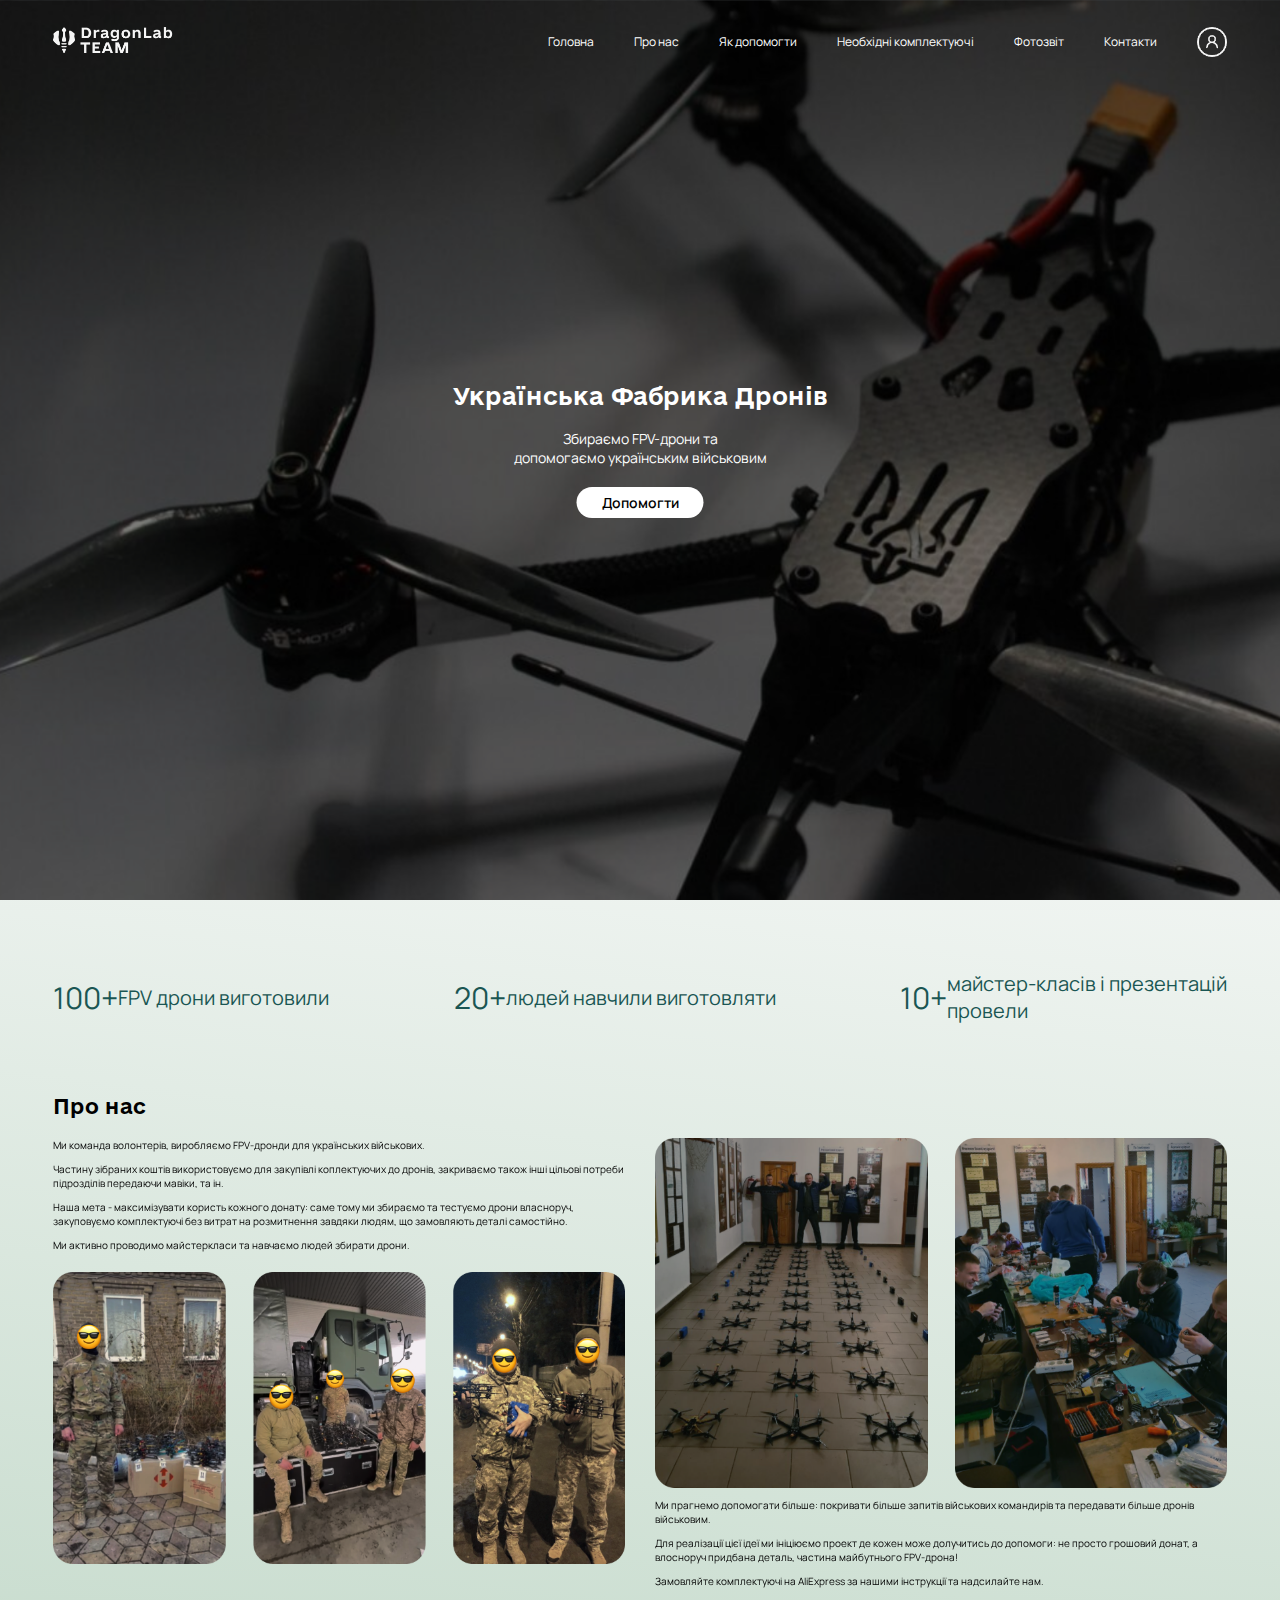
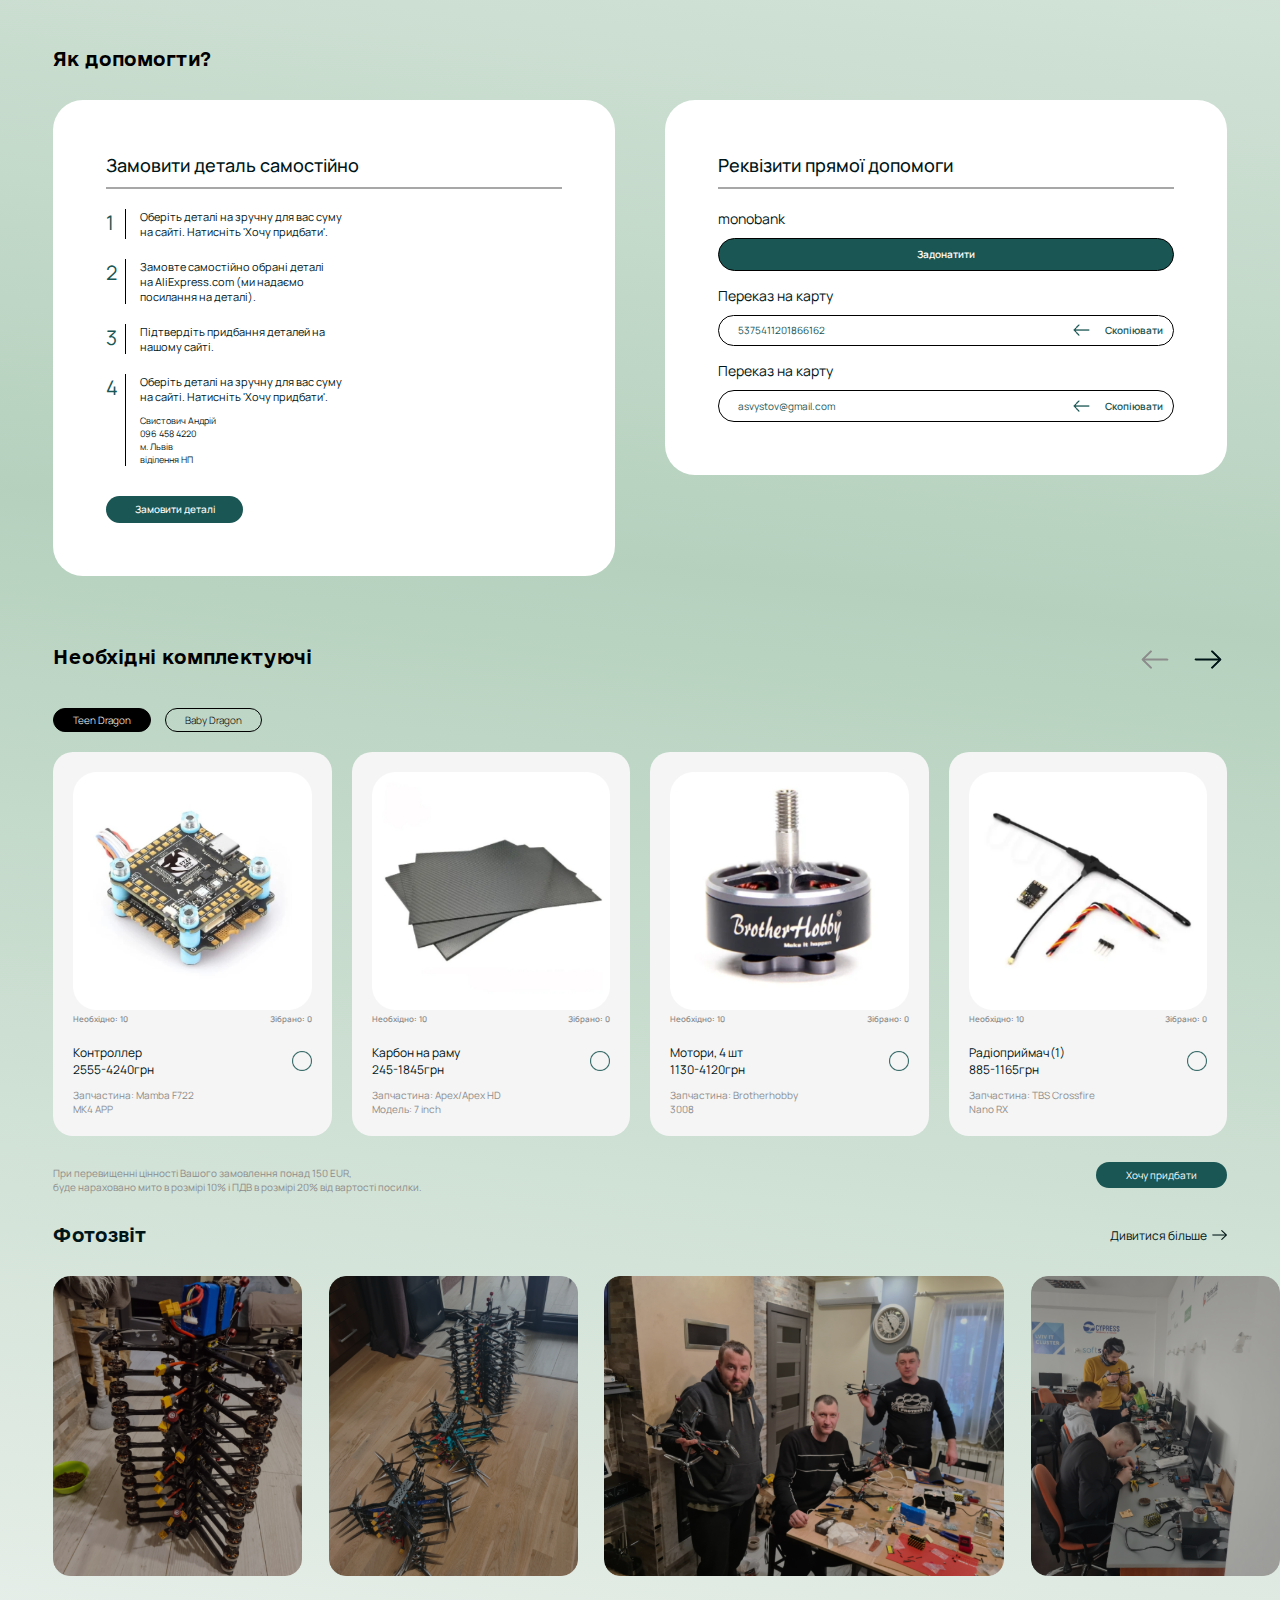
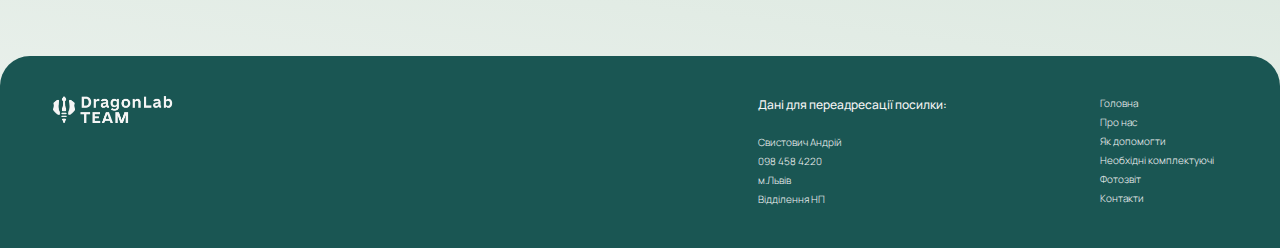
<file: html/index.html>
<!DOCTYPE html>
<html lang="en">

<head>
    <meta charset="UTF-8">
    <meta name="viewport" content="width=device-width, initial-scale=1.0">
    <link rel="stylesheet" href="reset.css">
    <link rel="stylesheet" href="https://cdn.jsdelivr.net/npm/swiper@11/swiper-bundle.min.css" />
    <link rel="stylesheet" href="../css/index.css">

    <title>Main</title>
</head>

<body>
    <div class="container">
        <header class="header">
            <nav class="nav">
                <div class="burger__container">
                    <div class="burger__block">
                        <div class="burder__logo_block">
                            <div class="burder__logo_wrapper">
                                <div class="burger__1"></div>
                                <div class="burger__2"></div>
                                <div class="burger__3"></div>
                            </div>
                        </div>
                        <img class="header__logo " src="../img/logo-title.png"/>
                        <a class="burger__profile" href="/html/MyProfile.html"><img src="../img/user accountIcons.png" alt=""></a>
                    </div>
                    <div class="burger__block2">
                        <ol class='header__ol1'>
                            <li class="header__li1"><a href="/html/Main.html" class="">Головна</a></li>
                            <li class="header__li1"><a href="#aboutUs" class="">Про нас</a></li>
                            <li class="header__li1"><a href="#help" class="">Як допомогти</a></li>
                            <li class="header__li1"><a href="#needItem" class="">Необхідні комплектуючі</li>
                            <li class="header__li1"><a href="#photoReport" class="">Фотозвіт</a></li>
                            <li class="header__li1"><a href="#footer" class="">Контакти</a></li>
                        </ol>
                    </div>
                </div>
                
                <img class="header__logo header__logo_off" src="../img/logo-title.png"/>
                <ol class='header__ol'>
                    <li class="header__li"><a href="" class="">Головна</a></li>
                    <li class="header__li"><a href="#aboutUs" class="">Про нас</a></li>
                    <li class="header__li"><a href="#help" class="">Як допомогти</a></li>
                    <li class="header__li"><a href="#needItem" class="">Необхідні комплектуючі</li>
                    <li class="header__li"><a href="#photoReport" class="">Фотозвіт</a></li>
                    <li class="header__li"><a href="#footer" class="">Контакти</a></li>
                    <li class="header__li"><a href="/html/MyProfile.html"><img src="../img/user accountIcons.png" alt=""></a></li>
                </ol>
            </nav>
            <section class="header__section">
                <div class="">
                    <div>
                        <h1 class="">Українська Фабрика Дронів</h1>
                    </div>
                    <p class="">Збираємо FPV-дрони та<br>допомогаємо українським військовим</p>
                    <div>
                        <button class=""><a href="#help" class="">Допомогти</a></button>
                    </div>
                </div>
            </section>
        </header>
        <main class="main">
            <section class="main__section1">
                <div class="section1__container">
                    <div class="section1_oneText">100+</div>
                    <div class="section1_twoText">FPV дрони виготовили</div>
                </div>
                <div class="section1__container">
                    <div class="section1_oneText">20+</div>
                    <div class="section1_twoText">людей навчили виготовляти</div>
                </div>
                <div class="section1__container">
                    <div class="section1_oneText">10+</div>
                    <div class="section1_twoText">майстер-класів і презентацій<br>провели</div>
                </div>
            </section>
            <section id="aboutUs" class="main__section2">
                <div class="section2__container">
                    <h1 class="section2__title">Про нас</h1>
                    <div class="section2__bloc_text">
                        <div class="swiper mySwiper1">
                            <div class="swiper-wrapper">
                              <div class="swiper-slide">
                                <div class="section2__container_text">
                                    <p class="section2__text">Ми команда волонтерів, виробляємо FPV-дронди для українських
                                        військових. </p>
                                    <p class="section2__text">Частину зібраних коштів використовуємо для закупівлі
                                        коплектуючих до дронів, закриваємо також інші цільові потреби підрозділів
                                        передаючи мавіки, та ін.</p>
                                    <p class="section2__text">Наша мета - максимізувати користь кожного донату: саме тому ми
                                        збираємо та тестуємо дрони власноруч, закуповуємо комплектуючі без витрат на
                                        розмитнення завдяки людям, що замовляють деталі самостійно. </p>
                                    <p class="section2__text">Ми активно проводимо майстеркласи та навчаємо людей збирати
                                        дрони.</p>
                                    <div class="section2__block_photo">
                                        <div>
                                            <img src="../img/smile-1.png" alt="">
                                        </div>
                                        <div>
                                            <img src="../img/smile-2.png" alt="">
                                        </div>
                                        <div>
                                            <img src="../img/smile-3.png" alt="">
                                        </div>
                                    </div>
                                </div>
                              </div>
                              <div class="swiper-slide">
                                <div class='section2__container_text'>
                                    <div class="section2__block_photo">
                                        <div>
                                            <img src="../img/section2_photo4.png" alt="">
                                        </div>
                                        <div>
                                            <img src="../img/section2_photo5.png" alt="">
                                        </div>
        
                                    </div>
                                    <p class="section2__text">Ми прагнемо допомогати більше: покривати більше запитів
                                        військових командирів та передавати більше дронів військовим.</p>
                                    <p class="section2__text">Для реалізації цієї ідеї ми ініціюємо проект де кожен може
                                        долучитись до допомоги: не просто грошовий донат, а влосноруч придбана деталь,
                                        частина майбутнього FPV-дрона! </p>
                                    <p class="section2__text">Замовляйте комплектуючі на AliExpress за нашими інструкції та
                                        надсилайте нам.</p>
                                    </div>
                                </div>
                            </div>
                        </div>
                    </div>
                </div>
                <div class="slider1__click">
                    <img class="button-next" src="../img/трілка сіра.png" alt="">
                    <div  class="pagination"></div>
                    <img class="button-prev" src="../img/стрілка чорна.png" alt="">
                </div>
            </section>
            <div class="gradient">
                <section id="help" class="main__section3">
                    <p class="section3__title">Як допомогти?</p>
                    <div class="section3__container">
                        <div class="section3__block1">
                            <p class="section3__block_title">Замовити деталь самостійно</p>
                            <div class="section3__block_text">
                                <p class="section3__text1 p1">1</p>
                                <p class="section3__text2">Оберіть деталі на зручну для вас суму <br> на сайті. Натисніть
                                    'Хочу придбати'.</p>
                            </div>
                            <div class="section3__block_text">
                                <p class="section3__text1">2</p>
                                <p class="section3__text2">Замовте самостійно обрані деталі<Br>на AliExpress.com (ми
                                    надаємо<Br> посилання на деталі).</p>
                            </div>
                            <div class="section3__block_text">
                                <p class="section3__text1">3</p>
                                <p class="section3__text2">Підтвердіть придбання деталей на<br> нашому сайті.</p>
                            </div>
                            <div class="section3__block_text section3__margin_bottom">
                                <p class="section3__text1">4</p>
                                <div class="section3__block_text1">
                                    <p class="section3__text2">Оберіть деталі на зручну для вас суму<br> на сайті. Натисніть
                                        'Хочу придбати'.</p>
                                    <p class="section3__text3">Свистович Андрій<br>096 458 4220<Br>м. Львів<br>віділення НП
                                        </vr>
                                    </p>
                                </div>
                            </div>
                            <button class="section3__button">Замовити деталі</button>
                        </div>
                        <div class="section3__block2">
                            <p class="section3__block2_title">Реквізити прямої допомоги</p>
                            <div class="section3__block2_text_block">
                                <p class="section3__block2__text1">monobank</p>
                                <div class="section3__block2_addMoney1 ">
                                    <a class="section3__block2__link" href="/">Задонатити</a>
                                </div>
                            </div>
                            <div class="section3__block2_text_block1">
                                <p class="section3__block2__text1">Переказ на карту</p>
                                <div class="section3__block2_addMoney2">
                                    <p id="textToCopy_1" class="section3__block2_text3">5375411201866162</p>
                                    <div>
                                        <img src="../img/стрілка.png" alt="">
                                        <p id="buttonCopy_1" class="section3__block2_text2">Скопіювати</p>
                                    </div>
                                </div>
                            </div>
                            <div class="section3__block2_text_block1">
                                <p class="section3__block2__text1">Переказ на карту</p>
                                <div class="section3__block2_addMoney2">
                                    <p id="textToCopy_2" class="section3__block2_text3">asvystov@gmail.com</p>
                                    <div>
                                        <img src="../img/стрілка.png" alt="">
                                        <p id="buttonCopy_2" class="section3__block2_text2">Скопіювати</p>
                                    </div>
                                </div>
                            </div>
                        </div>
                    </div>
                </section>
                <section id="needItem" class="main__section4">
                    <div class="section4__container">
                        <div class="section4__block">
                            <p class="section4__block_text">Необхідні комплектуючі</p>
                            <div>
                                <img class="prevButton section4__photo" src="../img/трілка сіра.png" alt="" class="">
                                <img class="nextButton section4__photo" src="../img/стрілка чорна.png" alt="" class="">
                            </div>
                        </div>
                        <div class="section4__block2">
                            <button class="tenn__button">Teen Dragon</button>
                            <button class="baby__button">Baby Dragon</button>
                        </div>
                        <div class="section4__block3">
                            <div style="display: block;" class="swiper mySwiper swiper__active-1">
                                <div class="swiper-wrapper">
                                <div class="swiper-slide">
                                    <div class="slide1 section4__block3_content">
                                        <div class="section4__block3__slide">
                                            <div class="block3__slide-img">
                                                <img src="../img/Slide1.png" alt="" class="">
                                            </div>
                                            <!-- <img src="../img/Slide1.png" alt="" class=""> -->
                                            <div class='block3__slide_subtext'>
                                                <p>Необхідно: 10</p>
                                                <p>Зібрано: 0</p>
                                            </div>
                                            <div class='block3__slide_subtext2'>
                                                <div>
                                                    <p class='block3__name_slide'>Контроллер</p>
                                                    <p class='block3__price_slide'>2555-4240грн</p>
                                                </div>
                                                <img class="clickCircle" src="../img/sircleEmptyXl.png" alt="" data-status="empty">
                                            </div>
                                            <div class='block3__slide_subtext3'>
                                                <p>Запчастина: Mamba F722</p>
                                                <p>MK4 APP</p>
                                            </div>
                                        </div>
                                    </div>
                                </div>
                                <div class="swiper-slide">
                                    <div class="slide2 section4__block3_content">
                                        <div class="section4__block3__slide">
                                            <div class="block3__slide-img">
                                                <img src="../img/Slide2.png" alt="" class="">
                                            </div>
                                            <div class='block3__slide_subtext'>
                                                <p>Необхідно: 10</p>
                                                <p>Зібрано: 0</p>
                                            </div>
                                            <div class='block3__slide_subtext2'>
                                                <div>
                                                    <p class='block3__name_slide'>Карбон на раму</p>
                                                    <p class='block3__price_slide'>245-1845грн</p>
                                                </div>
                                                <img class="clickCircle" src="../img/sircleEmptyXl.png" alt="" data-status="empty">
                                            </div>
                                            <div class='block3__slide_subtext3'>
                                                <p>Запчастина: Apex/Apex HD<br>Модель: 7 inch</p>
                                                
                                            </div>
                                        </div>
                                    </div>
                                </div>
                                <div class="swiper-slide">
                                    <div class="slide3 section4__block3_content">
                                        <div class="section4__block3__slide">
                                            <div class="block3__slide-img">
                                                <img src="../img/Slide3.png" alt="" class="">
                                            </div>
                                            <div class='block3__slide_subtext'>
                                                <p>Необхідно: 10</p>
                                                <p>Зібрано: 0</p>
                                            </div>
                                            <div class='block3__slide_subtext2'>
                                                <div>
                                                    <p class='block3__name_slide'>Мотори, 4 шт</p>
                                                    <p class='block3__price_slide'>1130-4120грн</p>
                                                </div>
                                                <img class="clickCircle" src="../img/sircleEmptyXl.png" alt="" data-status="empty">
                                            </div>
                                            <div class='block3__slide_subtext3'>
                                                <p>Запчастина: Brotherhobby</p>
                                                <p>3008</p>
                                            </div>
                                        </div>
                                    </div>
                                </div>
                                <div class="swiper-slide">
                                    <div class="slide4 section4__block3_content">
                                        <div class="section4__block3__slide">
                                            <div class="block3__slide-img">
                                                <img src="../img/Slide4.png" alt="" class="">
                                            </div>
                                            <div class='block3__slide_subtext'>
                                                <p>Необхідно: 10</p>
                                                <p>Зібрано: 0</p>
                                            </div>
                                            <div class='block3__slide_subtext2'>
                                                <div>
                                                    <p class='block3__name_slide'>Радіоприймач(1)</p>
                                                    <p class='block3__price_slide'>885-1165грн</p>
                                                </div>
                                                <img class="clickCircle" src="../img/sircleEmptyXl.png" alt="" data-status="empty">
                                            </div>
                                            <div class='block3__slide_subtext3'>
                                                <p>Запчастина: TBS Crossfire</p>
                                                <p>Nano RX</p>
                                            </div>
                                        </div>
                                    </div>
                                </div>
                                <div class="swiper-slide">
                                    <div class="slide4 section4__block3_content">
                                        <div class="section4__block3__slide">
                                            <div class="block3__slide-img">
                                                <img src="../img/Slide4.png" alt="" class="">
                                            </div>
                                            <div class='block3__slide_subtext'>
                                                <p>Необхідно: 10</p>
                                                <p>Зібрано: 0</p>
                                            </div>
                                            <div class='block3__slide_subtext2'>
                                                <div>
                                                    <p class='block3__name_slide'>Радіоприймач(1)</p>
                                                    <p class='block3__price_slide'>885-1165грн</p>
                                                </div>
                                                <img class="clickCircle" src="../img/sircleEmptyXl.png" alt="" data-status="empty">
                                            </div>
                                            <div class='block3__slide_subtext3'>
                                                <p>Запчастина: TBS Crossfire</p>
                                                <p>Nano RX</p>
                                            </div>
                                        </div>
                                    </div>
                                </div>
                                <div class="swiper-slide">Slide 6</div>
                                <div class="swiper-slide">Slide 7</div>
                                <div class="swiper-slide">Slide 8</div>
                                <div class="swiper-slide">Slide 9</div>
                                </div>
                                <div class="swiper-pagination"></div>
                            </div> 
                            <div style="display: none;"  class="swiper mySwiper swiper__active-2">
                                <div class="swiper-wrapper">
                                <div class="swiper-slide">
                                    <div class="slide1 section4__block3_content">
                                        <div class="section4__block3__slide">
                                            <div class="block3__slide-img">
                                                <img src="../img/Slide 5.png" alt="" class="">
                                            </div>
                                            <!-- <img src="../img/Slide1.png" alt="" class=""> -->
                                            <div class='block3__slide_subtext'>
                                                <p>Необхідно: 10</p>
                                                <p>Зібрано: 0</p>
                                            </div>
                                            <div class='block3__slide_subtext2'>
                                                <div>
                                                    <p class='block3__name_slide'>Контроллер </p>
                                                    <p class='block3__price_slide'>1330-2240грн</p>
                                                </div>
                                                <img class="clickCircle" src="../img/sircleEmptyXl.png" alt="" data-status="empty">
                                            </div>
                                            <div class='block3__slide_subtext3'>
                                                <p>Запчастина: SpeedyBee F405</p>
                                                <p>V3</p>
                                            </div>
                                        </div>
                                    </div>
                                </div>
                                <div class="swiper-slide">
                                    <div class="slide2 section4__block3_content">
                                        <div class="section4__block3__slide">
                                            <div class="block3__slide-img">
                                                <img src="../img/Slide 6.png" alt="" class="">
                                            </div>
                                            <div class='block3__slide_subtext'>
                                                <p>Необхідно: 10</p>
                                                <p>Зібрано: 0</p>
                                            </div>
                                            <div class='block3__slide_subtext2'>
                                                <div>
                                                    <p class='block3__name_slide'>Рама</p>
                                                    <p class='block3__price_slide'>720-1070грн</p>
                                                </div>
                                                <img class="clickCircle" src="../img/sircleEmptyXl.png" alt="" data-status="empty">
                                            </div>
                                            <div class='block3__slide_subtext3'>
                                                <p>Запчастина: Apex/Apex HD</p>
                                                <p>Модель: 7 inch</p>
                                            </div>
                                        </div>
                                    </div>
                                </div>
                                <div class="swiper-slide">
                                    <div class="slide3 section4__block3_content">
                                        <div class="section4__block3__slide">
                                            <div class="block3__slide-img">
                                                <img src="../img/Slide 7.png" alt="" class="">
                                            </div>
                                            <div class='block3__slide_subtext'>
                                                <p>Необхідно: 10</p>
                                                <p>Зібрано: 0</p>
                                            </div>
                                            <div class='block3__slide_subtext2'>
                                                <div>
                                                    <p class='block3__name_slide'>Мотори, 4 шт</p>
                                                    <p class='block3__price_slide'>2695-2790грн</p>
                                                </div>
                                                <img class="clickCircle" src="../img/sircleEmptyXl.png" alt="" data-status="empty">
                                            </div>
                                            <div class='block3__slide_subtext3'>
                                                <p>Запчастина: Brotherhobby</p>
                                                <p>3008</p>
                                            </div>
                                        </div>
                                    </div>
                                </div>
                                <div class="swiper-slide">
                                    <div class="slide4 section4__block3_content">
                                        <div class="section4__block3__slide">
                                            <div class="block3__slide-img">
                                                <img src="../img/Slide4.png" alt="" class="">
                                            </div>
                                            <div class='block3__slide_subtext'>
                                                <p>Необхідно: 10</p>
                                                <p>Зібрано: 0</p>
                                            </div>
                                            <div class='block3__slide_subtext2'>
                                                <div>
                                                    <p class='block3__name_slide'>Радіоприймач(1)</p>
                                                    <p class='block3__price_slide'>885-1165грн</p>
                                                </div>
                                                <img class="clickCircle" src="../img/sircleEmptyXl.png" alt="" data-status="empty">
                                            </div>
                                            <div class='block3__slide_subtext3'>
                                                <p>Запчастина: TBS Crossfire</p>
                                                <p>Nano RX</p>
                                            </div>
                                        </div>
                                    </div>
                                </div>
                                <div class="swiper-slide">
                                    <div class="slide4 section4__block3_content">
                                        <div class="section4__block3__slide">
                                            <div class="block3__slide-img">
                                                <img src="../img/Slide4.png" alt="" class="">
                                            </div>
                                            <div class='block3__slide_subtext'>
                                                <p>Необхідно: 10</p>
                                                <p>Зібрано: 0</p>
                                            </div>
                                            <div class='block3__slide_subtext2'>
                                                <div>
                                                    <p class='block3__name_slide'>Радіоприймач(1)</p>
                                                    <p class='block3__price_slide'>885-1165грн</p>
                                                </div>
                                                <img class="clickCircle" src="../img/sircleEmptyXl.png" alt="" data-status="empty">
                                            </div>
                                            <div class='block3__slide_subtext3'>
                                                <p>Запчастина: TBS Crossfire</p>
                                                <p>Nano RX</p>
                                            </div>
                                        </div>
                                    </div>
                                </div>
                                <div class="swiper-slide">Slide 6</div>
                                <div class="swiper-slide">Slide 7</div>
                                <div class="swiper-slide">Slide 8</div>
                                <div class="swiper-slide">Slide 9</div>
                                </div>
                                <div class="swiper-pagination"></div>
                            </div> 
                        </div>
                        <div class="section4__slide_button">
                            <img class="prevButton section4__photo" src="../img/трілка сіра.png" alt="" class="">
                            <img class="nextButton section4__photo" src="../img/стрілка чорна.png" alt="" class="">
                        </div>
                        <div class="section4__subSlideInfo">
                            <div>
                                <a href="/html/Instruction.html">Хочу придбати</a>
                            </div>
                            <p>При перевищенні цінності Вашого замовлення понад 150 EUR,<br>
                                буде нараховано мито в розмірі 10% і ПДВ в розмірі 20% від вартості посилки.
                            </p>
                            <div>
                                <a href="/html/Instruction.html">Хочу придбати</a>
                            </div>
                        </div>
                    </div>
                </section>
            
                <section id="photoReport" class="main__section5">
                    <div class="section5__container">
                        <div class="section5__block_info">
                            <p class="section5__block_title">Фотозвіт</p>
                            <div class="section5__look-more">
                                <a href="/html/ReportPhoto.html" name="photo" id="link2" class="">Дивитися більше</a>
                                <img src="../img/стрілка чорна.png" alt="">
                            </div>
                        </div>
                        <div class="section5__block_photo">
                            <img src="../img/photoReport1.png" alt="">
                            <img src="../img/photoReport2.png" alt="">
                            <img src="../img/photoReport3.png" alt="">
                            <img src="../img/photoReport4.png" alt="">

                        </div>
                        <div class="section5__look-more1">
                            <a href="/html/ReportPhoto.html" class=""><span>Дивитися більше</span><img src="../img/стрілка чорна.png" alt=""></a>
                        </div>
                    </div>
                </section>
            </div>
        </main>
        <footer id="footer" class="footer">
            <div>
                <img class="header__logo " src="../img/logo-title.png"/>
                <div class="footer_wrapper">
                    <ol class="footer__list1">
                        <li>Дані для переадресації посилки:</li>
                        <li>Свистович Андрій</li>
                        <li>098 458 4220</li>
                        <li>м.Львів</li>
                        <li>Відділення НП</li>
                    </ol>
                    <ol class="footer__list2">
                        <ol class="footer__list2">
                            <li><a href="/html/Main.html" class="">Головна</a></li>
                            <li><a href="/html/Main.html#aboutUs" class="">Про нас</a></li>
                            <li><a href="/html/Main.html#help" class="">Як допомогти</a></li>
                            <li><a href="/html/Main.html#needItem" class="">Необхідні комплектуючі</li>
                            <li><a href="/html/Main.html#photoReport" class="">Фотозвіт</a></li>
                            <li><a href="#footer" class="">Контакти</a></li>
                        </ol>
                    </ol>
                </div>
            </div>
            
        </footer>
    </div>
    <script src="https://cdn.jsdelivr.net/npm/swiper@11/swiper-bundle.min.js"></script>
    <script src="/js/script.js"></script>
    <script>
        var swiper = new Swiper(".mySwiper", {
        slidesPerView: 4,
          loop: true,
        //   pagination: {
        //     el: ".swiper-pagination",
        //     clickable: true,
        //   },
          navigation: {
            nextEl: ".nextButton",
            prevEl: ".prevButton",
          },
            breakpoints: {
            0:{
                slidesPerView: 1
            },
            320:{
                slidesPerView: 1
            },
            480:{
                slidesPerView: 3
            },
            700:{
                slidesPerView: 4,
                spaceBetween: 15,
            },
            1200:{
                slidesPerView: 4,
                spaceBetween: 20,
            },
            1682: {
                slidesPerView: 4,
                spaceBetween: 30
            },
            3500: {
                slidesPerView: 4,
                
            }
        }
    },
        );
    </script>
    <script>
        var swiper = new Swiper(".mySwiper1", {
          
          slidesPerView: 2,
          spaceBetween: 30,
          loop: true,
          pagination: {
            el: ".pagination",
            clickable: true,
          },
          navigation: {
            nextEl: ".button-next",
            prevEl: ".button-prev",
          },
          breakpoints: {
            0:{
                slidesPerView: 1
            },
            300:{
                slidesPerView: 1
            },
            500:{
                slidesPerView: 1
            },
            737:{
                slidesPerView: 2
            },
            1000:{
                slidesPerView: 2,
            },
        }
        });
      </script>
</body>

</html>
</file>
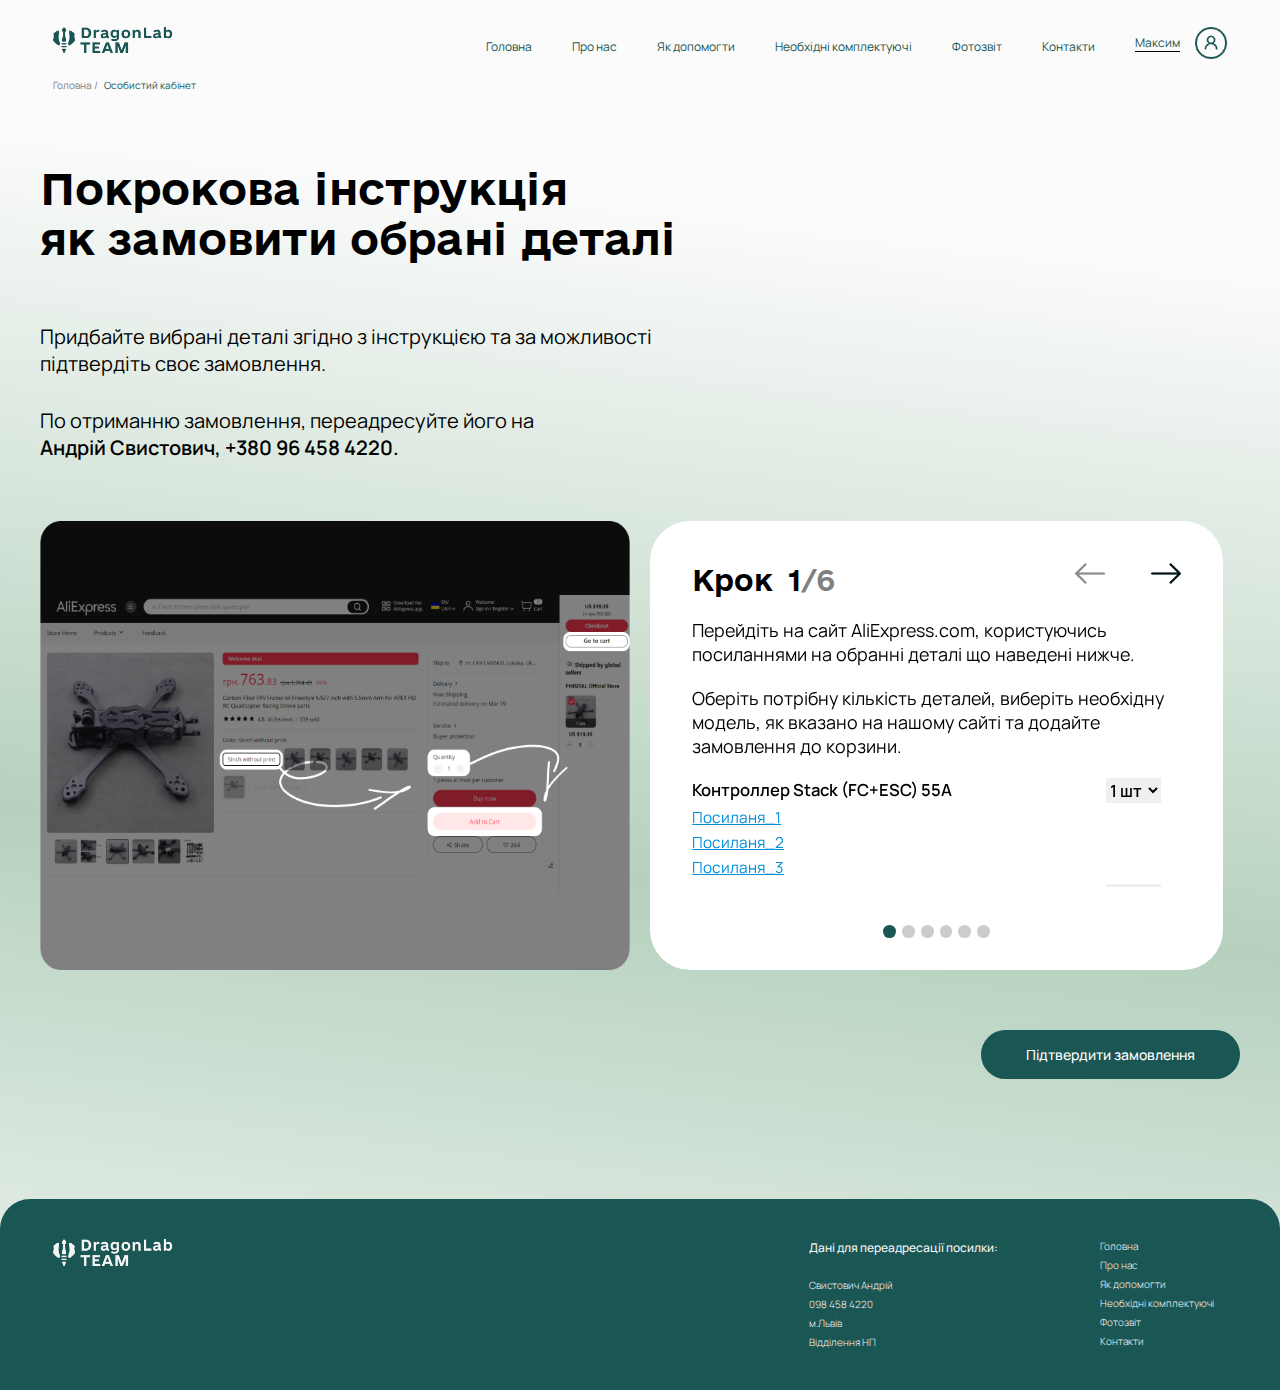
<file: html/Instruction.html>
<!DOCTYPE html>
<html lang="en">

<head>
    <meta charset="UTF-8">
    <meta name="viewport" content="width=device-width, initial-scale=1.0">
    <link rel="stylesheet" href="reset.css">
    <link rel="stylesheet" href="https://cdn.jsdelivr.net/npm/swiper@11/swiper-bundle.min.css" />
    <link rel="stylesheet" href="../css/Instruction.css">
    <title>ReportPhoto</title>
</head>

<body>
    <div class="container">
        <header class="header">
            <nav class="nav">
                <div class="burger__container">
                    <div class="burger__block">
                        <div class="burder__logo_block">
                            <div class="burder__logo_wrapper">
                                <div class="burger__1"></div>
                                <div class="burger__2"></div>
                                <div class="burger__3"></div>
                            </div>
                        </div>
                        <img class="header__logo " src="../img/logo-title_Green.png"/>
                        <a class="burger__profile" href="/html/MyProfile.html">
                            <img src="../img/userAccountBgGreen.png"alt="">
                        </a>
                    </div>
                    <div class="burger__block2">
                        <ol class='header__ol1'>
                            <li class="header__li1"><a href="/html/Main.html" class="">Головна</a></li>
                            <li class="header__li1"><a href="/html/Main.html#aboutUs" class="">Про нас</a></li>
                            <li class="header__li1"><a href="/html/Main.html#help" class="">Як допомогти</a></li>
                            <li class="header__li1"><a href="/html/Main.html#needItem" class="">Необхідні комплектуючі</li>
                            <li class="header__li1"><a href="/html/Main.html#photoReport" class="">Фотозвіт</a></li>
                            <li class="header__li1"><a href="#footer" class="">Контакти</a></li>
                        </ol>
                    </div>
                </div>

                <img class="header__logo header__logo_off" src="../img/logo-title_Green.png"/>
                <ol class='header__ol'>
                    <li class="header__li"><a href="/html/Main.html" class="">Головна</a></li>
                    <li class="header__li"><a href="/html/Main.html#aboutUs" class="">Про нас</a></li>
                    <li class="header__li"><a href="/html/Main.html#help" class="">Як допомогти</a></li>
                    <li class="header__li"><a href="/html/Main.html#needItem" class="">Необхідні комплектуючі</li>
                    <li class="header__li"><a href="/html/Main.html#photoReport" class="">Фотозвіт</a></li>
                    <li class="header__li"><a href="#footer" class="">Контакти</a></li>
                    <li class="header__li"><a class="last_a" href="/html/MyProfile.html"><span>Максим</span> <img src="../img/user accountGREEN.png" alt=""></a></li>
                </ol>
            </nav>
            <div class="header__navigation">
                <a href="/html/Main.html">Головна /</a>
                <p>Особистий кабінет </p>
            </div>
        </header>
        <main class="main">
            <section class="main__section1">
                <div class="section1__container">
                    <div class="section1__wrapper">
                        <p class="section1__text">Покрокова інструкція<br>
                            як замовити обрані деталі</p>
                        <p class="section1__text">Придбайте вибрані деталі згідно з інструкцією та за можливості<br>
                            підтвердіть своє замовлення.</p>
                        <p class="section1__text">По отриманню замовлення, переадресуйте його на </p>
                        <p class="section1__text">Андрій Свистович, +380 96 458 4220.</p>
                        <div class="section1__button">
                            <button class="button" type="text">Підтвердити замовлення</button>
                        </div>
                        <div class="section1__nextButton">
                            <button class="buttonStep">Крок <span id="stepCounter">2</span><img src="../img/стрілка чорна.png" alt=""></button>
                        </div>
                    </div>
                    <div class="section1__wrapper2">
                        <div class="wrapper2__block_photo">
                            <img id="wrapper2__change_photo" src="../img/fotoinstruction1.png" alt="">
                        </div>
                        <div class="section1__swipee_block">
                            <div class="wrapper2__counter_block">
                                <div class="wrapper2__counter_text">
                                    <p>Крок </p>
                                    <p class="wrapper2__counter1">1</p>
                                    <p>/</p>
                                    <p class="wrapper2__maxSlides">6</p>
                                </div>
                                <div class="custom-button">
                                    <img class="custom-prev" src="../img/трілка сіра.png" alt="">
                                    <img class="custom-next" src="../img/стрілка чорна.png" alt="">
                                </div>
                            </div>
                            <div class="swiper__container">
                                <div class="swiper mySwiper">
                                    <div class="swiper-wrapper">
                                        <div class="one swiper-slide">
                                            <div class="swiper-slide1_block-text">
                                                <p class="swiper-slide1_text1">Перейдіть на сайт AliExpress.com,
                                                    користуючись посиланнями на обранні деталі що наведені нижче. </p>
                                                <p class="swiper-slide1_text2">Оберіть потрібну кількість деталей,
                                                    виберіть необхідну модель, як вказано на нашому сайті та додайте
                                                    замовлення до корзини.</p>
                                            </div>
                                            <div  class="swiper-slide1_block">
                                                <div class="test">
                                                    <div class="slide1__block_scroll">
                                                        <p>Контроллер Stack (FC+ESC) 55A </p>
                                                        <select value="1" te name="" id="">
                                                            <option value="1 шт">1 шт</option>
                                                            <option value="1 шт">2 шт</option>
                                                        </select>
                                                    </div>
                                                    <div class="slide1__block_scroll2">
                                                        <a
                                                            href="https://www.aliexpress.us/item/3256805064116417.html?gatewayAdapt=glo2usa4itemAdapt">Посиланя_1</a><br>
                                                        <a
                                                            href="https://www.aliexpress.us/item/3256805064116417.html?gatewayAdapt=glo2usa4itemAdapt">Посиланя_2</a><br>
                                                        <a
                                                            href="https://www.aliexpress.us/item/3256805064116417.html?gatewayAdapt=glo2usa4itemAdapt">Посиланя_3</a>
    
                                                    </div>
                                                </div>
                                                <div class="test">
                                                    <div class="slide1__block_scroll">
                                                        <p>Контроллер Stack (FC+ESC) 55A </p>
                                                        <select value="1" te name="" id="">
                                                            <option value="1 шт">1 шт</option>
                                                            <option value="1 шт">2 шт</option>
                                                        </select>
                                                    </div>
                                                    <div class="slide1__block_scroll2">
                                                        <a
                                                            href="https://www.aliexpress.us/item/3256805064116417.html?gatewayAdapt=glo2usa4itemAdapt">Посиланя_1</a><br>
                                                        <a
                                                            href="https://www.aliexpress.us/item/3256805064116417.html?gatewayAdapt=glo2usa4itemAdapt">Посиланя_2</a><br>
                                                        <a
                                                            href="https://www.aliexpress.us/item/3256805064116417.html?gatewayAdapt=glo2usa4itemAdapt">Посиланя_3</a>
    
                                                    </div>
                                                </div>
                                            </div>
                                        </div>
                                        <div class=" swiper-slide">Перейдіть до корзини 'Go to cart' та натисніть кнопку
                                            'Checkout'.</div>
                                        <div class="swiper-slide">Зареєструйтесь на AliExpress.com або увійдіть, якщо у
                                            вас є вже обліковий запис.</div>
                                        <div class="swiper-slide">
                                            <p>Натисніть 'Add New Address', щоб додати адресу доставки.</p>
                                            <ol>
                                                <li>Введіть Прізвище, Ім'я та номер телефону.</li>
                                                <li>Далі оберіть 'Ввести адресу вручну'/'Or enter address manually'.
                                                    Введіть ваш 'Поштовий індекс'/'Zip code', у випадку, якщо ви не
                                                    знаєте свій поштовий індекс його можна швидко знайти на сайті <a
                                                        href="https://postcode.in.ua/">https://postcode.in.ua/</a></li>
                                                <li>У верхньому полі пошуку адреси введіть свою вулицю та номер
                                                    будинку та оберіть свою адресу зі списку.
                                                    Додайте номер квартири у поле 'Apt,Suite,Unit,etc.(Optional)'.</li>
                                            </ol>
                                            <p>Зверніть увагу, що ваше замовлення буде доставленно однією з компаній
                                                Укрпошта, Нова Пошта або Міст Експрес.</p>
                                        </div>
                                        <div class="swiper-slide">
                                            <p>Оберіть 'Add a new card' та ведіть платіжну інформацію, натисніть 'Save &
                                                confirm' для підтвердження.</p><br>
                                            <p>Для оплати вашого замовлення натисніть 'Pay now'.</p>
                                        </div>
                                        <div class="swiper-slide">
                                            <p>Останнім кроком підтвердіть свою допомогу на нашому сайті, натиснувши
                                                кнопку 'Підтвердити замовлення'. </p><br>
                                            <p>Так ми будемо знати в якій кількості до нас прямують комплектуючі.</p>
                                            <br>
                                            <p>По отриманню замовлення, переадресуйте його на Андрій Свистович, +380 96
                                                458 4220.</p>
                                        </div>
                                    </div>
                                        <div class="pagination"></div>
                                    
                                </div>
                            </div>
                        </div>
                    </div>
                    <div class="section1__button">
                        <button class="button" type="text">Підтвердити замовлення</button>
                    </div>
                </div>
            </section>
        </main>
        <footer id="footer" class="footer">
            <div>
                <img class="header__logo " src="../img/logo-title.png"/>
                <div class="footer_wrapper">
                    <ol class="footer__list1">
                        <li>Дані для переадресації посилки:</li>
                        <li>Свистович Андрій</li>
                        <li>098 458 4220</li>
                        <li>м.Львів</li>
                        <li>Відділення НП</li>
                    </ol>
                    <ol class="footer__list2">
                        <li><a href="/html/Main.html" class="">Головна</a></li>
                        <li><a href="/html/Main.html#aboutUs" class="">Про нас</a></li>
                        <li><a href="/html/Main.html#help" class="">Як допомогти</a></li>
                        <li><a href="/html/Main.html#needItem" class="">Необхідні комплектуючі</li>
                        <li><a href="/html/Main.html#photoReport" class="">Фотозвіт</a></li>
                        <li><a href="#footer" class="">Контакти</a></li>
                    </ol>
                </div>
            </div>
        </footer>
        
    </div>
    
    <div class="popUp_1 PopUp__container">
        <div class="PopUp">
            <div class="image__block">
                <img class="PopUp__cross" src="../img/close.png" alt="">
            </div>
            <div class="block__text">
                <h1 class="PopUp__title">Необхідно зареєструватись для підтвердження замовлення:</h1>
                <div class="block__link">
                    <a href="/html/Registry.html" class="PopUp__link">Зареєструватися</a>
                </div>
                <div class="block__subText">
                    <p class="subText_1">Маєте акаунт?</p>
                    <a class="subText_2" href="/html/SingIn.html">Увійти</a>
                </div>
            </div>
        </div>
    </div>
    <div class="popUp_2 PopUp__container ">
        <div class="PopUp">
            <div class="image__block">
                <img class="PopUp__cross" src="../img/close.png" alt="">
            </div>
            <div class="block__text">
                <div class="PopUp__title">Дякуємо за допомогу!</div>
                <div class="PopUp__title">Ваше замовлення підтверджено!</div>
                <div class="image__wrapper">
                    <img class="image__button" src="../img/button-galka.png" alt="">
                </div>
            </div>
        </div>
    </div>
    
    <script src="https://cdn.jsdelivr.net/npm/swiper@11/swiper-bundle.min.js"></script>
    <script>
        var swiper = new Swiper(".mySwiper", {
            freeMode: true,
            slidesPerView: 1,
            spaceBetween: 0,
            loop: true,
            pagination: {
                el: ".pagination",
                clickable: true,
            },
            breakpoints: {
                0:{
                    navigation: {
                        nextEl: ".buttonStep",
                    }
                },
                768:{
                    navigation: {
                        nextEl: ".custom-next",
                        prevEl: ".custom-prev",
                    }
                },
                1200:{
                    navigation: {
                        nextEl: ".custom-next",
                        prevEl: ".custom-prev",
                        loop: true,
                    }
                }
            },
            navigation: {
                nextEl: ".custom-next",
                prevEl: ".custom-prev",
            },
        });
    </script>
    <script src="/js/Instuction.js">
        var swiperContainer = document.querySelector('.swiper');


var firstSlide = swiperContainer.querySelector('.swiper-slide');


swiperContainer.style.height = firstSlide.offsetHeight + 'px';
    </script>

</body>

</html>
</file>
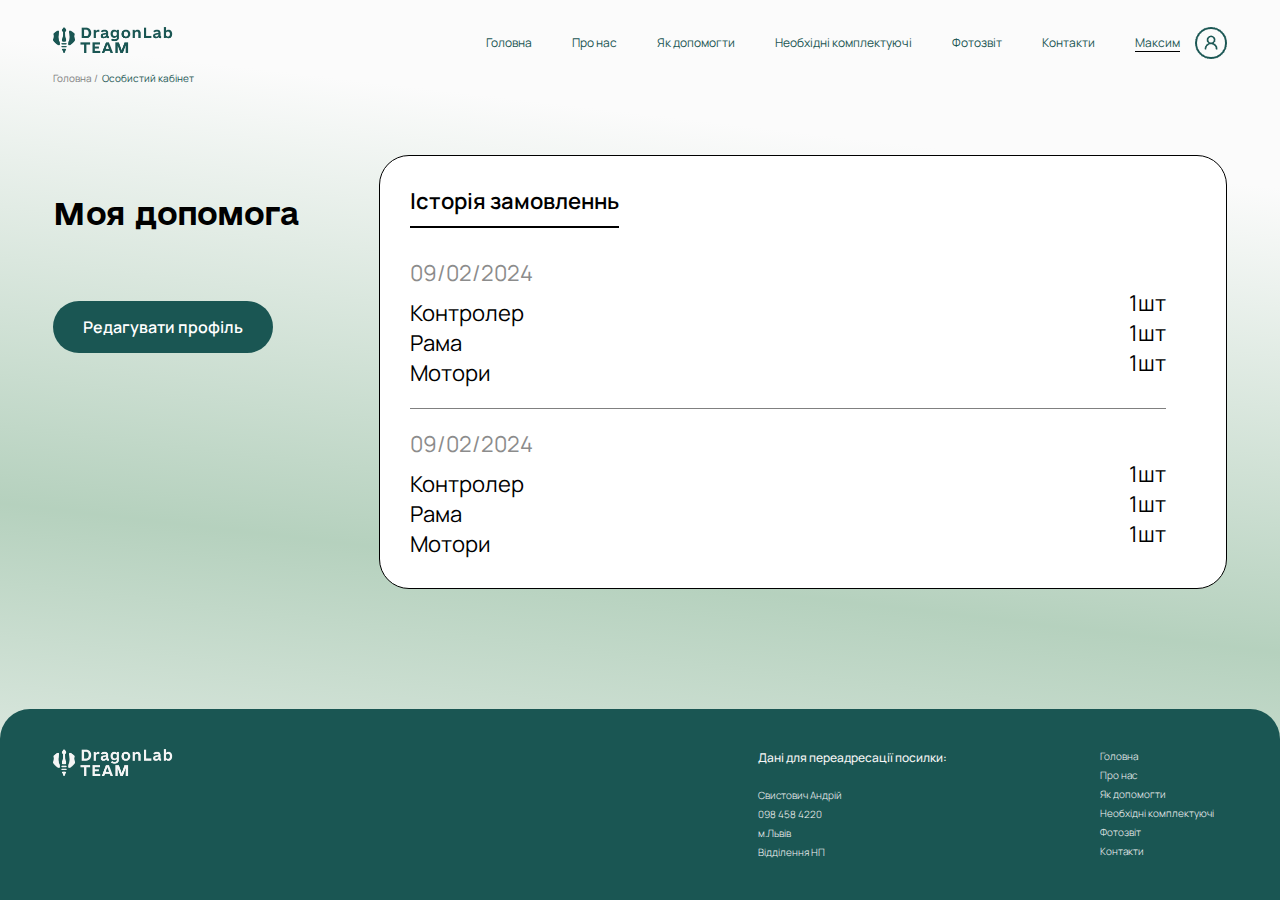
<file: html/MyProfile.html>
<!DOCTYPE html>
<html lang="en">
<head>
    <meta charset="UTF-8">
    <meta name="viewport" content="width=device-width, initial-scale=1.0">
    <link rel="stylesheet" href="reset.css">
    <link rel="stylesheet" href="../css/MyProfile.css">
    <title>MyProfile</title>
</head>
<body>
    <div class="container">
        <header class="header">
            <nav class="nav">
                <div class="burger__container">
                    <div class="burger__block">
                        <div class="burder__logo_block">
                            <div class="burder__logo_wrapper">
                                <div class="burger__1"></div>
                                <div class="burger__2"></div>
                                <div class="burger__3"></div>
                            </div>
                        </div>
                        <img class="header__logo " src="../img/logo-title_Green.png"/>
                        <a class="burger__profile" href="/html/MyProfile.html">
                            <img src="../img/userAccountBgGreen.png"alt="">
                        </a>
                    </div>
                    <div class="burger__block2">
                        <ol class='header__ol1'>
                            <li class="header__li1"><a href="/html/Main.html" class="">Головна</a></li>
                            <li class="header__li1"><a href="/html/Main.html#aboutUs" class="">Про нас</a></li>
                            <li class="header__li1"><a href="/html/Main.html#help" class="">Як допомогти</a></li>
                            <li class="header__li1"><a href="/html/Main.html#needItem" class="">Необхідні комплектуючі</li>
                            <li class="header__li1"><a href="/html/Main.html#photoReport" class="">Фотозвіт</a></li>
                            <li class="header__li1"><a href="#footer" class="">Контакти</a></li>
                        </ol>
                    </div>
                </div>

                <img class="header__logo header__logo_off" src="../img/logo-title_Green.png"/>
                <ol class='header__ol'>
                    <li class="header__li"><a href="/html/Main.html" class="">Головна</a></li>
                    <li class="header__li"><a href="/html/Main.html#aboutUs" class="">Про нас</a></li>
                    <li class="header__li"><a href="/html/Main.html#help" class="">Як допомогти</a></li>
                    <li class="header__li"><a href="/html/Main.html#needItem" class="">Необхідні комплектуючі</li>
                    <li class="header__li"><a href="/html/Main.html#photoReport" class="">Фотозвіт</a></li>
                    <li class="header__li"><a href="#footer" class="">Контакти</a></li>
                    <li class="header__li"><a class="last_a" href="/html/MyProfile.html"><span>Максим</span> <img src="../img/user accountGREEN.png" alt=""></a></li>
                </ol>
            </nav>
            <div class="header__navigation">
                <a href="/html/Main.html">Головна /</a>
                <p>Особистий кабінет </p>
            </div>
        </header>
        <main class="main">
            <section class="main__section1">
                <div class="section1__wrapper">
                    <div class="section1__block">
                        <h1 class="section1__title">Моя допомога</h1>
                        <div class="section1__changeProfile_block">
                            <a href="/html/SettingProfile.html" class="section1__changeProfile">Редагувати профіль</a>
                        </div>
                    </div>
                    <div class="section1__block2">
                        <div class="section1__historyOrder_block">
                            <p class="section1__historyOrder">Історія замовленнь</p>
                        </div>
                        
                        <div class="section1__block2__container">
                            <div class="section1__block2_order">
                                <ol class="section1__ol_1">
                                    <li>09/02/2024</li>
                                    <li>Контролер</li>
                                    <li>Рама</li>
                                    <li>Мотори</li>
                                </ol>
                                <ol class="section1__ol_2">
                                    <li>.</li>
                                    <li>1шт</li>
                                    <li>1шт</li>
                                    <li>1шт</li>
                                </ol>
                            </div>
                            <div class="section1__block2_order">
                                <ol class="section1__ol_1">
                                    <li>09/02/2024</li>
                                    <li>Контролер</li>
                                    <li>Рама</li>
                                    <li>Мотори</li>
                                </ol>
                                <ol class="section1__ol_2">
                                    <li>.</li>
                                    <li>1шт</li>
                                    <li>1шт</li>
                                    <li>1шт</li>
                                </ol>
                            </div>
                            <div class="section1__block2_order">
                                <ol class="section1__ol_1">
                                    <li>09/02/2024</li>
                                    <li>Контролер</li>
                                    <li>Рама</li>
                                    <li>Мотори</li>
                                </ol>
                                <ol class="section1__ol_2">
                                    <li>.</li>
                                    <li>1шт</li>
                                    <li>1шт</li>
                                    <li>1шт</li>
                                </ol>
                            </div>
                            <div class="section1__block2_order">
                                <ol class="section1__ol_1">
                                    <li>09/02/2024</li>
                                    <li>Контролер</li>
                                    <li>Рама</li>
                                    <li>Мотори</li>
                                </ol>
                                <ol class="section1__ol_2">
                                    <li>.</li>
                                    <li>1шт</li>
                                    <li>1шт</li>
                                    <li>1шт</li>
                                </ol>
                            </div>
                            <div class="section1__block2_order">
                                <ol class="section1__ol_1">
                                    <li>09/02/2024</li>
                                    <li>Контролер</li>
                                    <li>Рама</li>
                                    <li>Мотори</li>
                                </ol>
                                <ol class="section1__ol_2">
                                    <li>.</li>
                                    <li>1шт</li>
                                    <li>1шт</li>
                                    <li>1шт</li>
                                </ol>
                            </div>
                    </div>
                </div>
                <!-- <div class="section1__changeProfile_block">
                    <a href="" class="section1__changeProfile">Редагувати профіль</a>
                </div> -->
            </section>
            <section class="main__section2">
                <div class="section1__changeProfile_block">
                    <a href="/html/SettingProfile.html" class="section1__changeProfile">Редагувати профіль</a>
                </div>
            </section>
        </main>
        <footer id="footer" class="footer">
            <div>
                <img class="header__logo " src="../img/logo-title.png"/>
                <div class="footer_wrapper">
                    <ol class="footer__list1">
                        <li>Дані для переадресації посилки:</li>
                        <li>Свистович Андрій</li>
                        <li>098 458 4220</li>
                        <li>м.Львів</li>
                        <li>Відділення НП</li>
                    </ol>
                    <ol class="footer__list2">
                        <li><a href="/html/Main.html" class="">Головна</a></li>
                        <li><a href="/html/Main.html#aboutUs" class="">Про нас</a></li>
                        <li><a href="/html/Main.html#help" class="">Як допомогти</a></li>
                        <li><a href="/html/Main.html#needItem" class="">Необхідні комплектуючі</li>
                        <li><a href="/html/Main.html#photoReport" class="">Фотозвіт</a></li>
                        <li><a href="#footer" class="">Контакти</a></li>
                    </ol>
                </div>
            </div>
        </footer>
    </div>
    <script src="/js/Instuction.js"></script>
</body>
</html>
</file>
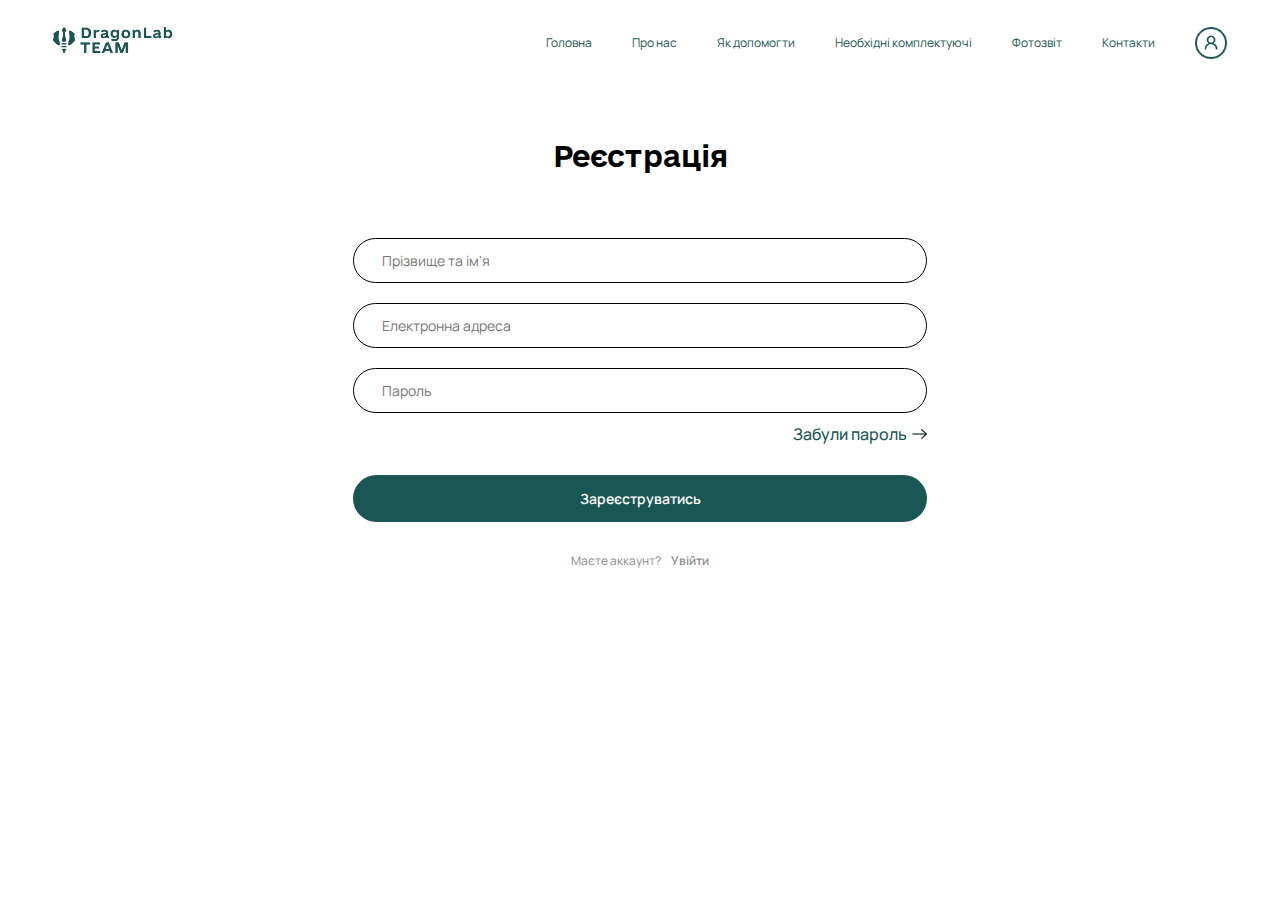
<file: html/Registry.html>
<!DOCTYPE html>
<html lang="en">
<head>
    <meta charset="UTF-8">
    <meta name="viewport" content="width=device-width, initial-scale=1.0">
    <link rel="stylesheet" href="reset.css">
    <link rel="stylesheet" href="../css/Registry.css">
    <title>Registry</title>
</head>
<body>
    <div class="container">
        <header class="header">
            <nav class="nav">
                <div class="burger__container">
                    <div class="burger__block">
                        <div class="burder__logo_block">
                            <div class="burder__logo_wrapper">
                                <div class="burger__1"></div>
                                <div class="burger__2"></div>
                                <div class="burger__3"></div>
                            </div>
                        </div>
                        <img class="header__logo " src="../img/logo-title_Green.png"/>
                        <a class="burger__profile" href="/html/MyProfile.html">
                            <img src="../img/userAccountBgGreen.png"alt="">
                        </a>
                    </div>
                    <div class="burger__block2">
                        <ol class='header__ol1'>
                            <li class="header__li1"><a href="/html/Main.html" class="">Головна</a></li>
                            <li class="header__li1"><a href="/html/Main.html#aboutUs" class="">Про нас</a></li>
                            <li class="header__li1"><a href="/html/Main.html#help" class="">Як допомогти</a></li>
                            <li class="header__li1"><a href="/html/Main.html#needItem" class="">Необхідні комплектуючі</li>
                            <li class="header__li1"><a href="/html/Main.html#photoReport" class="">Фотозвіт</a></li>
                            <li class="header__li1"><a href="#footer" class="">Контакти</a></li>
                        </ol>
                    </div>
                </div>

                <img class="header__logo header__logo_off" src="../img/logo-title_Green.png"/>
                <ol class='header__ol'>
                    <li class="header__li"><a href="/html/Main.html" class="">Головна</a></li>
                    <li class="header__li"><a href="/html/Main.html#aboutUs" class="">Про нас</a></li>
                    <li class="header__li"><a href="/html/Main.html#help" class="">Як допомогти</a></li>
                    <li class="header__li"><a href="/html/Main.html#needItem" class="">Необхідні комплектуючі</li>
                    <li class="header__li"><a href="/html/Main.html#photoReport" class="">Фотозвіт</a></li>
                    <li class="header__li"><a href="#footer" class="">Контакти</a></li>
                    <li class="header__li"><a class="last_a" href="/html/MyProfile.html"><img src="../img/user accountGREEN.png" alt=""></a></li>
                </ol>
            </nav>
        </header>
        <main class="main">
            <section class="main__section1">
                <div class="section1__wrapper">
                    <div class="section1__title"><h1>Реєстрація</h1></div>
                    <div class="section1__input_text"><input type="text" placeholder="Прізвище та ім'я" name="" id=""></div>
                    <div class="section1__input_text"><input type="email" placeholder="Електронна адреса" name="" id=""></div>
                    <div class="section1__input_pass"><input type="password" placeholder="Пароль" name="" id=""></div>
                    <div class="section1__container">
                        <a>Забули пароль</a>
                        <img src="../img/стрілка чорна.png" alt="">
                    </div>
                    <div class="section1__enter">
                        <a href="/">Зареєструватись</a>
                    </div>
                    <div class="section1__nav">
                        <p class="section1__nav_tex1">Маєте аккаунт?</p>
                        <a href="/html/SingIn.html" class="">Увійти</a>
                    </div>
                </div>
            </section>
        </main>
        <footer id="footer" class="footer">
            <div>
                <img class="header__logo " src="../img/logo-title.png"/>
                <div class="footer_wrapper">
                    <ol class="footer__list1">
                        <li>Дані для переадресації посилки:</li>
                        <li>Свистович Андрій</li>
                        <li>098 458 4220</li>
                        <li>м.Львів</li>
                        <li>Відділення НП</li>
                    </ol>
                    <ol class="footer__list2">
                        <li><a href="/html/Main.html" class="">Головна</a></li>
                        <li><a href="/html/Main.html#aboutUs" class="">Про нас</a></li>
                        <li><a href="/html/Main.html#help" class="">Як допомогти</a></li>
                        <li><a href="/html/Main.html#needItem" class="">Необхідні комплектуючі</li>
                        <li><a href="/html/Main.html#photoReport" class="">Фотозвіт</a></li>
                        <li><a href="#footer" class="">Контакти</a></li>
                    </ol>
                </div>
            </div>
        </footer>
    </div>
    <script src="/js/Instuction.js"></script>
</body>
</html>
</file>
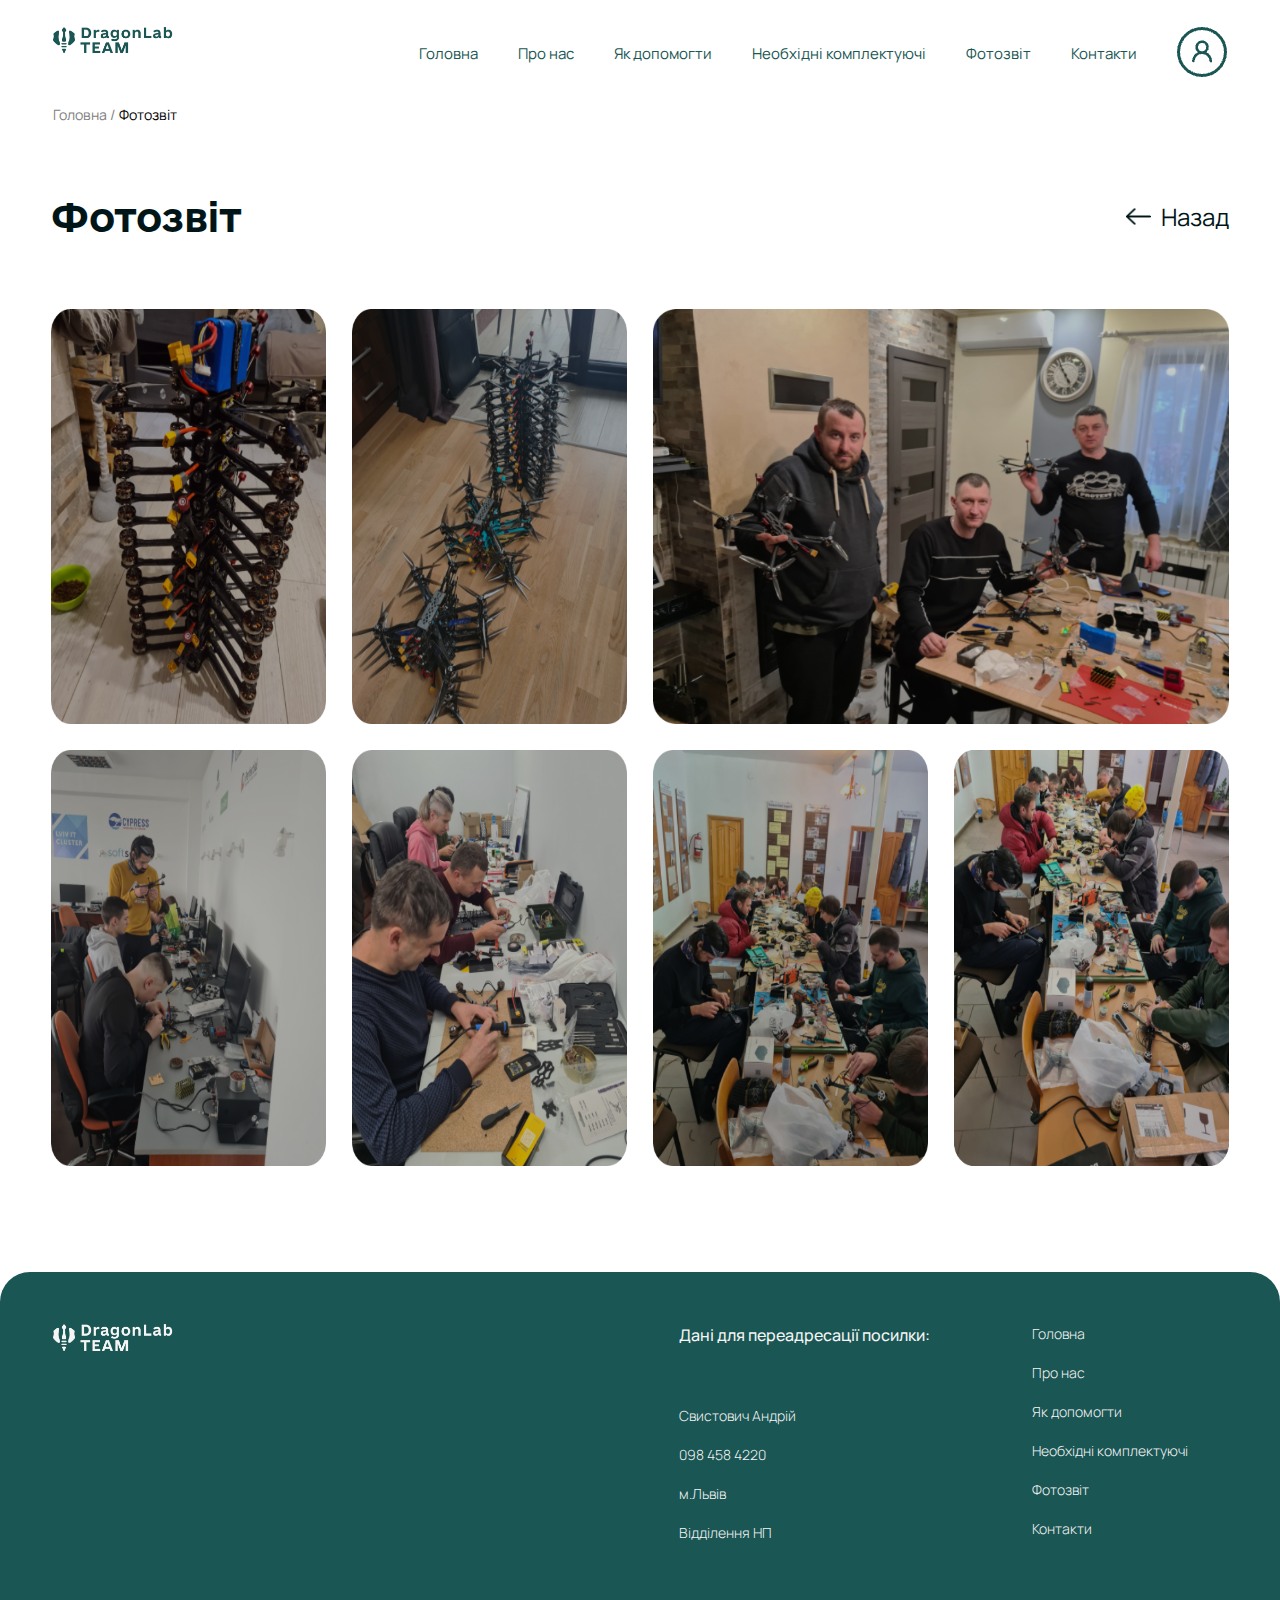
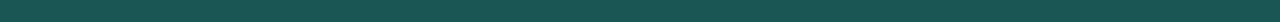
<file: html/ReportPhoto.html>
<!DOCTYPE html>
<html lang="en">
<head>
    <meta charset="UTF-8">
    <meta name="viewport" content="width=device-width, initial-scale=1.0">
    <link rel="stylesheet" href="reset.css">
    <link rel="stylesheet" href="../css/ReportPhoto.css">
    <title>ReportPhoto</title>
</head>
<body>
    <div class="container">
        <header class="header">
            <nav class="nav">
                <div class="burger__container">
                    <div class="burger__block">
                        <div class="burder__logo_block">
                            <div class="burder__logo_wrapper">
                                <div class="burger__1"></div>
                                <div class="burger__2"></div>
                                <div class="burger__3"></div>
                            </div>
                        </div>
                        <img class="header__logo " src="../img/logo-title_Green.png"/>
                        <a class="burger__profile" href="/html/MyProfile.html"><img src="../img/user accountGREEN.png" alt=""></a>
                    </div>
                    <div class="burger__block2">
                        <ol class='header__ol1'>
                            <li class="header__li1"><a href="/html/Main.html" class="">Головна </a></li>
                            <li class="header__li1"><a href="/html/Main.html#aboutUs" class="">Про нас</a></li>
                            <li class="header__li1"><a href="/html/Main.html#help" class="">Як допомогти</a></li>
                            <li class="header__li1"><a href="/html/Main.html#needItem" class="">Необхідні комплектуючі</li>
                            <li class="header__li1"><a href="/html/Main.html#photoReport" class="">Фотозвіт</a></li>
                            <li class="header__li1"><a href="#footer" class="">Контакти</a></li>
                        </ol>
                    </div>
                </div>
                
                <img class="header__logo header__logo_off" src="../img/logo-title_Green.png"/>
                <ol class='header__ol'>
                    <li class="header__li"><a href="/html/Main.html" class="">Головна</a></li>
                    <li class="header__li"><a href="/html/Main.html#aboutUs" class="">Про нас</a></li>
                    <li class="header__li"><a href="/html/Main.html#help" class="">Як допомогти</a></li>
                    <li class="header__li"><a href="/html/Main.html#needItem" class="">Необхідні комплектуючі</li>
                    <li class="header__li"><a href="/html/Main.html#photoReport" class="">Фотозвіт</a></li>
                    <li class="header__li"><a href="#footer" class="">Контакти</a></li>
                    <li class="header__li"><img src="../img/user accountGREEN.png" alt=""></li>
                </ol>
            </nav>
            <div class="header__navigation">
                <a href="/html/Main.html">Головна /</a>
                <a href="">Фотозвіт</a>
            </div>
        </header>
        <main class="main">
            <section class="main__section1">
                <div class="section1__container">
                    <div class="section1__block_info">
                        <p class="section1__block_title">Фотозвіт</p>
                        <div>
                            <img src="../img/стрілка чорна.png" alt="">
                            <a href="/html/Main.html#photoReport" class="">Назад</a>
                        </div>
                    </div>
                    <div class="section1__block_photo">
                        <div class="section1__wrapper_photo">
                            <img class="section1__photo1" src="../img/photoReport1.png" alt="">
                            <img class="section1__photo2" src="../img/photoReport2.png" alt="">
                            <img class="section1__photo3" src="../img/photoReport3.png" alt="">
                            <img class="section1__photo4" src="../img/photoReport4.png" alt="">
                            <img class="section1__photo5" src="../img/photoReport5.png" alt="">
                            <img class="section1__photo6" src="../img/photoReport6.png" alt="">
                            <img class="section1__photo7" src="../img/photoReport7.png" alt="">
                        </div>
                    </div>
                </div>
            </section>
            
        </main>
        <footer id="footer" class="footer">
            <div>
                <img class="header__logo " src="../img/logo-title.png"/>
                <div class="footer_wrapper">
                    <ol class="footer__list1">
                        <li>Дані для переадресації посилки:</li>
                        <li>Свистович Андрій</li>
                        <li>098 458 4220</li>
                        <li>м.Львів</li>
                        <li>Відділення НП</li>
                    </ol>
                    <ol class="footer__list2">
                        <li><a href="/html/Main.html" class="">Головна</a></li>
                        <li><a href="/html/Main.html#aboutUs" class="">Про нас</a></li>
                        <li><a href="/html/Main.html#help" class="">Як допомогти</a></li>
                        <li><a href="/html/Main.html#needItem" class="">Необхідні комплектуючі</li>
                        <li><a href="/html/Main.html#photoReport" class="">Фотозвіт</a></li>
                        <li><a href="#footer" class="">Контакти</a></li>
                        
                    </ol>
                </div>
            </div>
        </footer>
    </div>
    <script src="/js/Instuction.js"></script>
</body>
</html>
</file>
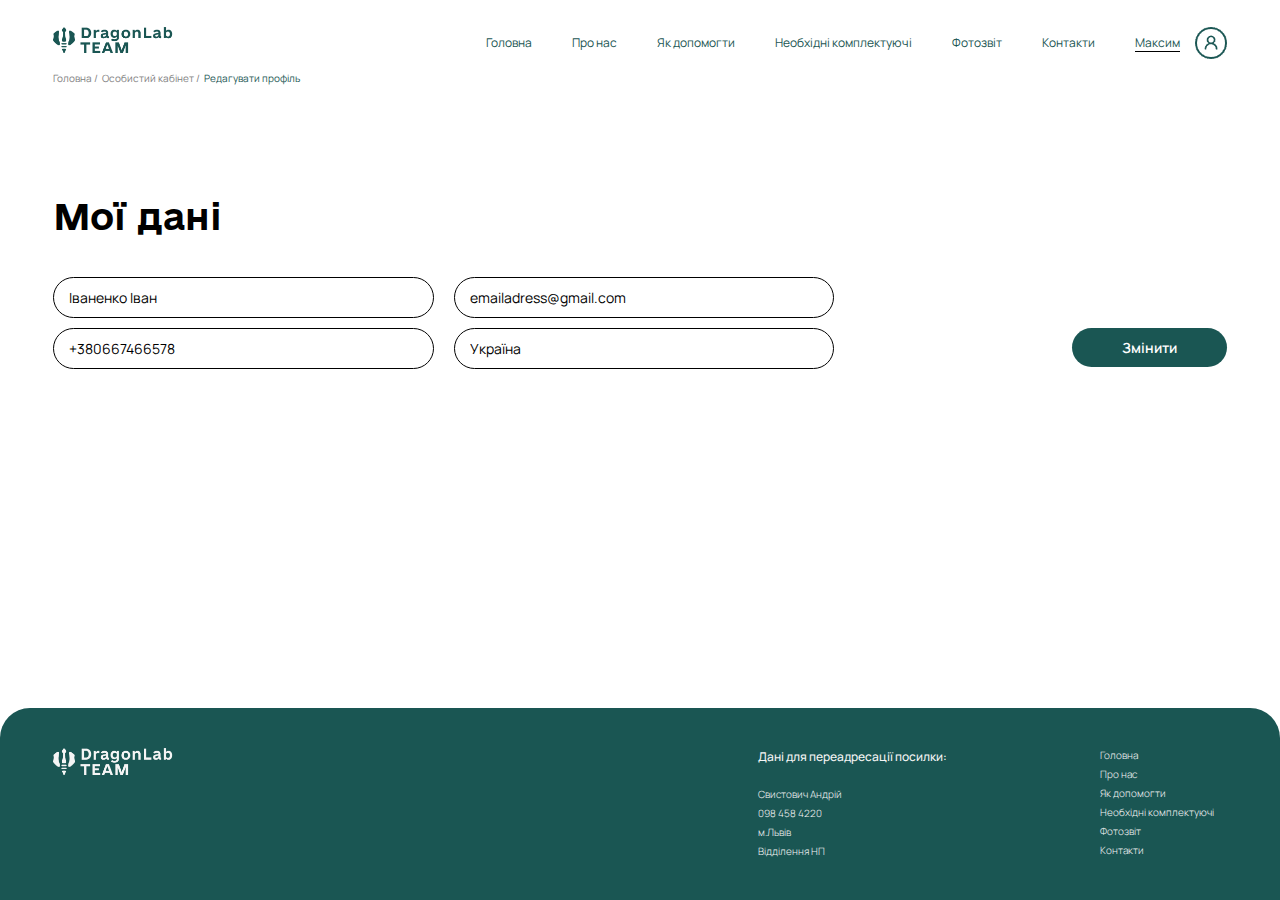
<file: html/SettingProfile.html>
<!DOCTYPE html>
<html lang="en">
<head>
    <meta charset="UTF-8">
    <meta name="viewport" content="width=device-width, initial-scale=1.0">
    <link rel="stylesheet" href="reset.css">
    <link rel="stylesheet" href="../css/SettingProfile.css">
    <title>SettingProfile</title>
</head>
<body>
    <div class="container">
        <header class="header">
            <nav class="nav">
                <div class="burger__container">
                    <div class="burger__block">
                        <div class="burder__logo_block">
                            <div class="burder__logo_wrapper">
                                <div class="burger__1"></div>
                                <div class="burger__2"></div>
                                <div class="burger__3"></div>
                            </div>
                        </div>
                        <img class="header__logo " src="../img/logo-title_Green.png"/>
                        <a class="burger__profile" href="/html/MyProfile.html">
                            <img src="../img/userAccountBgGreen.png"alt="">
                        </a>
                    </div>
                    <div class="burger__block2">
                        <ol class='header__ol1'>
                            <li class="header__li1"><a href="/html/Main.html" class="">Головна</a></li>
                            <li class="header__li1"><a href="/html/Main.html#aboutUs" class="">Про нас</a></li>
                            <li class="header__li1"><a href="/html/Main.html#help" class="">Як допомогти</a></li>
                            <li class="header__li1"><a href="/html/Main.html#needItem" class="">Необхідні комплектуючі</li>
                            <li class="header__li1"><a href="/html/Main.html#photoReport" class="">Фотозвіт</a></li>
                            <li class="header__li1"><a href="#footer" class="">Контакти</a></li>
                        </ol>
                    </div>
                </div>

                <img class="header__logo header__logo_off" src="../img/logo-title_Green.png"/>
                <ol class='header__ol'>
                    <li class="header__li"><a href="/html/Main.html" class="">Головна</a></li>
                    <li class="header__li"><a href="/html/Main.html#aboutUs" class="">Про нас</a></li>
                    <li class="header__li"><a href="/html/Main.html#help" class="">Як допомогти</a></li>
                    <li class="header__li"><a href="/html/Main.html#needItem" class="">Необхідні комплектуючі</li>
                    <li class="header__li"><a href="/html/Main.html#photoReport" class="">Фотозвіт</a></li>
                    <li class="header__li"><a href="#footer" class="">Контакти</a></li>
                    <li class="header__li"><a class="last_a" href="/html/MyProfile.html"><span>Максим</span> <img src="../img/user accountGREEN.png" alt=""></a></li>
                </ol>
            </nav>
            <div class="header__navigation">
                <a href="/html/Main.html">Головна /</a>
                <a href="/html/MyProfile.html">Особистий кабінет /</a>
                <p>Редагувати профіль</p>
            </div>
        </header>
        <main class="main">
            <section class="main__section1">
                <div class="section1__wrapper">
                    <div class="section1__block">
                        <h1 class="section1__title">Мої дані</h1>
                    </div>
                    <div class="section1__block2">
                        <div class="block2__wrapper1">
                            <div class="block2__name">
                                <input type="text" value="Іваненко Іван"></input>
                            </div>
                            <div class="block2__name">   
                                <input type="text" value="emailadress@gmail.com"></input>         
                            </div>                             
                        </div> 
                        <div class="block2__wrapper2">
                            <div class="block2__info_block">
                                <div class="block2__name">
                                    <input type="text" value="+380667466578"></input>
                                </div>
                                <div class="block2__name">   
                                    <input type="text" value="Україна"></input>         
                                </div>  
                            </div>
                            <div class="block2__changeInfo">
                                <a type="submit" href="">Змінити</a>
                            </div>                    
                        </div>  
                    </div>
            </section>
            
        </main>
        <footer id="footer" class="footer">
            <div>
                <img class="header__logo " src="../img/logo-title.png"/>
                <div class="footer_wrapper">
                    <ol class="footer__list1">
                        <li>Дані для переадресації посилки:</li>
                        <li>Свистович Андрій</li>
                        <li>098 458 4220</li>
                        <li>м.Львів</li>
                        <li>Відділення НП</li>
                    </ol>
                    <ol class="footer__list2">
                        <li><a href="/html/Main.html" class="">Головна</a></li>
                        <li><a href="/html/Main.html#aboutUs" class="">Про нас</a></li>
                        <li><a href="/html/Main.html#help" class="">Як допомогти</a></li>
                        <li><a href="/html/Main.html#needItem" class="">Необхідні комплектуючі</li>
                        <li><a href="/html/Main.html#photoReport" class="">Фотозвіт</a></li>
                        <li><a href="#footer" class="">Контакти</a></li>
                    </ol>
                </div>
            </div>
        </footer>
    </div>
    <script src="/js/Instuction.js"></script>
</body>
</html>
</file>
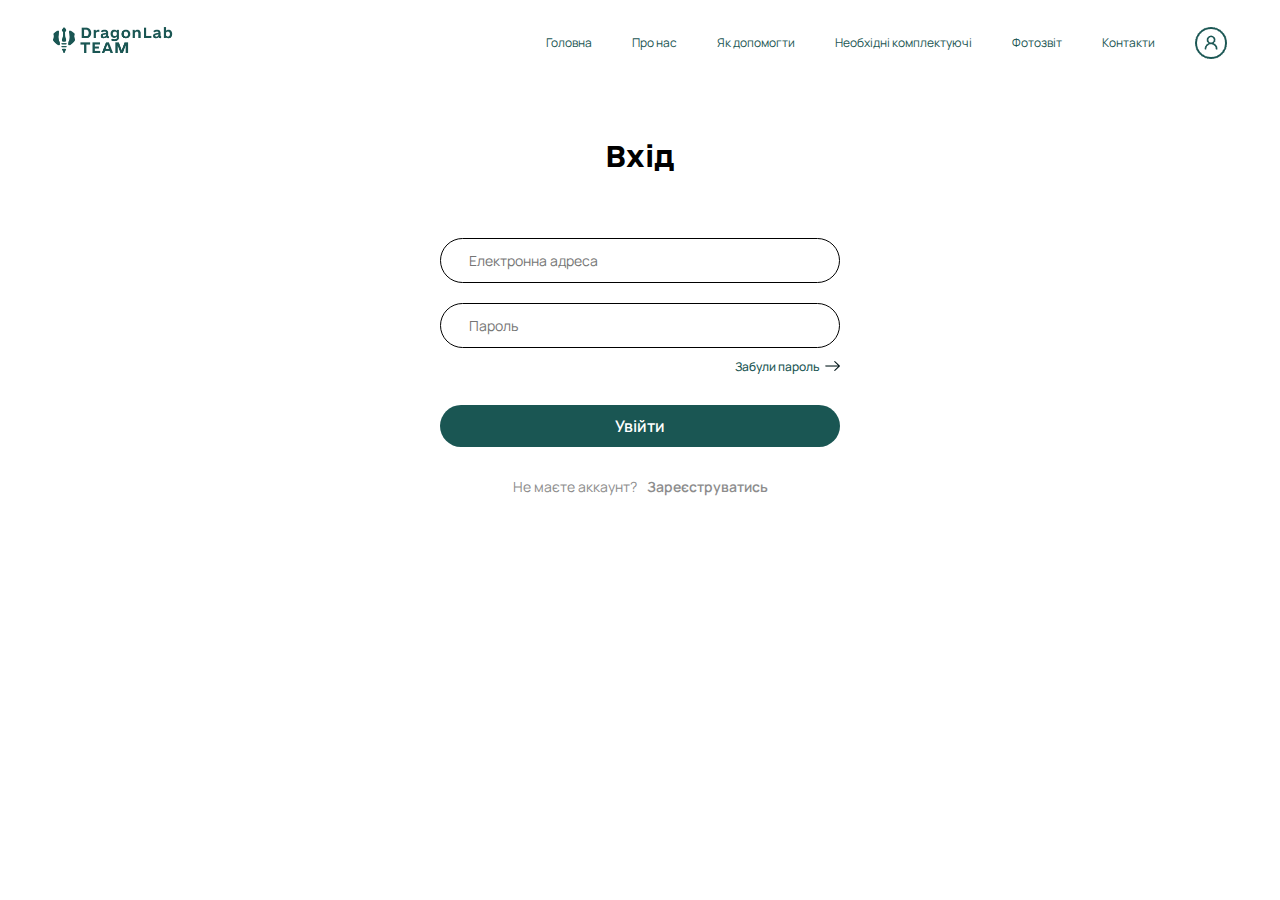
<file: html/SingIn.html>
<!DOCTYPE html>
<html lang="en">
<head>
    <meta charset="UTF-8">
    <meta name="viewport" content="width=device-width, initial-scale=1.0">
    <link rel="stylesheet" href="reset.css">
    <link rel="stylesheet" href="../css/SingIn.css">
    <title>SignIn</title>
</head>
<body>
    <div class="container">
        <header class="header">
            <nav class="nav">
                <div class="burger__container">
                    <div class="burger__block">
                        <div class="burder__logo_block">
                            <div class="burder__logo_wrapper">
                                <div class="burger__1"></div>
                                <div class="burger__2"></div>
                                <div class="burger__3"></div>
                            </div>
                        </div>
                        <img class="header__logo " src="../img/logo-title_Green.png"/>
                        <a class="burger__profile" href="/html/MyProfile.html">
                            <img src="../img/userAccountBgGreen.png"alt="">
                        </a>
                    </div>
                    <div class="burger__block2">
                        <ol class='header__ol1'>
                            <li class="header__li1"><a href="/html/Main.html" class="">Головна</a></li>
                            <li class="header__li1"><a href="/html/Main.html#aboutUs" class="">Про нас</a></li>
                            <li class="header__li1"><a href="/html/Main.html#help" class="">Як допомогти</a></li>
                            <li class="header__li1"><a href="/html/Main.html#needItem" class="">Необхідні комплектуючі</li>
                            <li class="header__li1"><a href="/html/Main.html#photoReport" class="">Фотозвіт</a></li>
                            <li class="header__li1"><a href="#footer" class="">Контакти</a></li>
                        </ol>
                    </div>
                </div>

                <img class="header__logo header__logo_off" src="../img/logo-title_Green.png"/>
                <ol class='header__ol'>
                    <li class="header__li"><a href="/html/Main.html" class="">Головна</a></li>
                    <li class="header__li"><a href="/html/Main.html#aboutUs" class="">Про нас</a></li>
                    <li class="header__li"><a href="/html/Main.html#help" class="">Як допомогти</a></li>
                    <li class="header__li"><a href="/html/Main.html#needItem" class="">Необхідні комплектуючі</li>
                    <li class="header__li"><a href="/html/Main.html#photoReport" class="">Фотозвіт</a></li>
                    <li class="header__li"><a href="#footer" class="">Контакти</a></li>
                    <li class="header__li"><a class="last_a" href="/html/MyProfile.html"><img src="../img/user accountGREEN.png" alt=""></a></li>
                </ol>
            </nav>
        </header>
        <main class="main">
            <section class="main__section1">
                <div class="section1__wrapper">
                    <div class="section1__title"><h1>Вхід</h1></div>
                    <div class="section1__input_text"><input type="text" placeholder="Електронна адреса" name="" ></div>
                    <div class="section1__input_pass"><input type="password" placeholder="Пароль" name="" ></div>
                    <div class="section1__container">
                        <a href="#">Забули пароль</a>
                        <img src="../img/стрілка чорна.png" alt="">
                    </div>
                    <div class="section1__enter">
                        <a href="/">Увійти</a></div>
                    <div class="section1__nav">
                        <p class="section1__nav_tex1">Не маєте аккаунт?</p>
                        <a href="/html/Registry.html" class="">Зареєструватись</a>
                    </div>
                </div>
            </section>
        </main>
        <footer id="footer" class="footer">
            <div>
                <img class="header__logo " src="../img/logo-title.png"/>
                <div class="footer_wrapper">
                    <ol class="footer__list1">
                        <li>Дані для переадресації посилки:</li>
                        <li>Свистович Андрій</li>
                        <li>098 458 4220</li>
                        <li>м.Львів</li>
                        <li>Відділення НП</li>
                    </ol>
                    <ol class="footer__list2">
                        <li><a href="/html/Main.html" class="">Головна</a></li>
                        <li><a href="/html/Main.html#aboutUs" class="">Про нас</a></li>
                        <li><a href="/html/Main.html#help" class="">Як допомогти</a></li>
                        <li><a href="/html/Main.html#needItem" class="">Необхідні комплектуючі</li>
                        <li><a href="/html/Main.html#photoReport" class="">Фотозвіт</a></li>
                        <li><a href="#footer" class="">Контакти</a></li>
                    </ol>
                </div>
            </div>
        </footer>
    </div>
    <script src="/js/Instuction.js"></script>
</body>
</html>
</file>
<file: css/index.css>
@import url("https://fonts.googleapis.com/css2?family=Manrope:wght@200..800&family=Roboto:ital,wght@0,100;0,300;0,400;0,500;0,700;0,900;1,100;1,300;1,400;1,500;1,700;1,900&display=swap");
@font-face {
  font-family: "e-Ukraine";
  src: url("/fonts/e-Ukraine-Regular.woff2") format("woff2");
  font-weight: normal;
  font-style: normal;
  font-display: swap;
}
@font-face {
  font-family: "e-Ukraine";
  src: url("/fonts/e-Ukraine-Medium.woff2") format("woff2");
  font-weight: 500;
  font-style: normal;
  font-display: swap;
}
@font-face {
  font-family: "e-Ukraine";
  src: url("/fonts/e-Ukraine-Bold.woff2") format("woff2");
  font-weight: bold;
  font-style: normal;
  font-display: swap;
}
* {
  box-sizing: border-box;
}

body {
  background: linear-gradient(186.67deg, rgba(245, 245, 245, 0.4) 17.93%, rgba(71, 140, 92, 0.4) 62.19%, rgba(245, 245, 245, 0.4) 107.52%);
}

.container {
  display: grid;
  grid-template-rows: auto 1fr auto;
  min-height: 100vh;
}
.container .header {
  margin-bottom: 140px;
  height: 100vh;
  background-image: url("../img/bg-header.png");
  background-size: cover;
  background-repeat: no-repeat;
  background-position: center;
}
.container .header .nav {
  width: auto;
  display: flex;
  justify-content: space-between;
  padding: 2.08vw 4.16vw 0 4.16vw;
}
.container .header .nav .burger__container {
  display: none;
}
.container .header .nav .header__logo {
  width: 250px;
  height: 100%;
}
.container .header .nav .header__ol {
  display: flex;
  align-items: center;
}
.container .header .nav .header__ol .header__li {
  text-align: center;
  margin-right: 3.125vw;
}
.container .header .nav .header__ol .header__li a {
  display: flex;
  align-items: center;
  text-decoration: none;
  font: 400 24px "Manrope";
  color: #fff;
}
.container .header .nav .header__ol .header__li a:hover {
  border-bottom: 1.5px solid #fff;
}
.container .header .nav .header__ol .header__li:last-child {
  margin: 0;
}
.container .header .header__section {
  height: auto;
  position: absolute;
  top: 50%;
  left: 50%;
  transform: translate(-50%, -50%);
  text-align: center;
}
.container .header .header__section div h1 {
  font: 700 64px "e-Ukraine";
  color: #fff;
  margin-bottom: 50px;
}
.container .header .header__section div p {
  font: 400 32px "Manrope";
  color: #fff;
  text-align: center;
  margin-bottom: 90px;
}
.container .header .header__section div div {
  display: flex;
  justify-content: center;
}
.container .header .header__section div div button {
  padding: 14px 60px;
  background: #fff;
  border-radius: 999px;
}
.container .header .header__section div div button a {
  text-decoration: none;
  text-align: center;
  font: 600 24px "Manrope";
  color: #000;
}
.container .main {
  overflow: hidden;
}
.container .main .main__section1 {
  margin-bottom: 140px;
  padding: 0 4.16vw;
  display: flex;
  justify-content: space-between;
}
.container .main .main__section1 .section1__container {
  margin-right: 20px;
  display: flex;
  justify-content: center;
  color: rgb(26, 86, 83);
  align-items: center;
}
.container .main .main__section1 .section1__container .section1_oneText {
  font: 400 96px "Manrope";
}
.container .main .main__section1 .section1__container .section1_twoText {
  font: 400 32px "Manrope";
}
.container .main .main__section1 .section1__container:last-child {
  margin: 0;
}
.container .main .main__section2 {
  padding: 0 4.16vw;
  margin-bottom: 140px;
}
.container .main .main__section2 .section2__container .section2__title {
  font: 700 48px "e-Ukraine";
  margin-bottom: 70px;
}
.container .main .main__section2 .section2__container .section2__bloc_text {
  gap: 60px;
  display: flex;
  justify-content: space-between;
  margin-bottom: 40px;
}
.container .main .main__section2 .section2__container .section2__bloc_text .section2__container_text {
  width: 44.79vw;
}
.container .main .main__section2 .section2__container .section2__bloc_text .section2__container_text .section2__text {
  height: min-content;
  font: 400 24px "Manrope";
  margin-bottom: 20px;
}
.container .main .main__section2 .section2__container .section2__bloc_text .section2__container_text .section2__text:nth-child(7) {
  margin: 0;
}
.container .main .main__section2 .section2__container .section2__bloc_text .section2__container_text .section2__text:nth-child(4) {
  margin-bottom: 40px;
}
.container .main .main__section2 .section2__container .section2__bloc_text .section2__container_text .section2__block_photo {
  display: flex;
  justify-content: space-between;
  gap: 2.08vw;
  margin-bottom: 40px;
}
.container .main .main__section2 .section2__container .section2__bloc_text .section2__container_text .section2__block_photo div {
  max-width: 100%;
}
.container .main .main__section2 .section2__container .section2__bloc_text .section2__container_text .section2__block_photo div img {
  width: 100%;
  height: 100%;
}
.container .main .main__section2 .section2__container .section2__bloc_text .section2__container_text .section2__block_photo:last-child {
  margin: 0;
}
.container .main .main__section2 .section2__container .swiper-pagination__block {
  display: none;
}
.container .main .main__section3 {
  padding: 0 4.16vw;
  margin-bottom: 70px;
}
.container .main .main__section3 .section3__title {
  font: 700 48px "e-Ukraine";
  margin-bottom: 70px;
}
.container .main .main__section3 .section3__block * {
  margin-bottom: 20px;
}
.container .main .main__section3 .section3__container {
  display: flex;
  width: 100%;
  justify-content: space-between;
  gap: 40px;
}
.container .main .main__section3 .section3__container .section3__block1 {
  border-radius: 30px;
  background: #fff;
  width: 100%;
  padding: 4.16vw;
}
.container .main .main__section3 .section3__container .section3__block1 .section3__block_title {
  font: 500 30px "Manrope";
  border-bottom: 2px solid #a7a7a7;
  padding-bottom: 20px;
  margin-bottom: 40px;
  color: rgb(0, 21, 24);
}
.container .main .main__section3 .section3__container .section3__block1 .section3__block_text {
  display: flex;
  margin-bottom: 35px;
}
.container .main .main__section3 .section3__container .section3__block1 .section3__block_text .section3__text1 {
  padding-right: 30px;
  width: 50px;
  font: 400 80px "Manrope";
  border-right: 1px solid #000;
  color: rgb(26, 86, 83);
  margin-right: 1.04vw;
}
.container .main .main__section3 .section3__container .section3__block1 .section3__block_text .section3__text2 {
  font: 400 30px "Manrope";
  color: rgb(0, 21, 24);
}
.container .main .main__section3 .section3__container .section3__block1 .section3__block_text .section3__text3 {
  font: 400 24px "Manrope";
  color: rgb(0, 21, 24);
}
.container .main .main__section3 .section3__container .section3__block1 .section3__margin_bottom {
  margin-bottom: 50px;
}
.container .main .main__section3 .section3__container .section3__block1 .section3__button {
  font: 500 24px "Manrope";
  padding: 1vw 5.2vw;
  color: #fff;
  background: rgb(26, 86, 83);
  border-radius: 999px;
  border: 0;
}
.container .main .main__section3 .section3__container .section3__block2 {
  border-radius: 30px;
  background: #fff;
  width: 100%;
  padding: 4.16vw;
  height: min-content;
}
.container .main .main__section3 .section3__container .section3__block2 .section3__block2_title, .container .main .main__section3 .section3__container .section3__block2 .section3__block_title {
  font: 500 40px "Manrope";
  border-bottom: 2px solid #a7a7a7;
  padding-bottom: 20px;
  color: rgb(0, 21, 24);
}
.container .main .main__section3 .section3__container .section3__block2 .section3__block2_title {
  margin-bottom: 60px;
}
.container .main .main__section3 .section3__container .section3__block2 .section3__block2_text_block .section3__block2__text1 {
  font: 400 32px "Manrope";
  color: rgb(0, 21, 24);
  margin-bottom: 20px;
}
.container .main .main__section3 .section3__container .section3__block2 .section3__block2_text_block .section3__block2_addMoney1 {
  background: rgb(26, 86, 83);
  border: 1px solid #000;
  display: flex;
  padding: 0.78vw;
  justify-content: center;
  border-radius: 999px;
}
.container .main .main__section3 .section3__container .section3__block2 .section3__block2_text_block .section3__block2_addMoney1 .section3__block2__link {
  text-decoration: none;
  color: #fff;
  font: 600 24px "Manrope";
}
.container .main .main__section3 .section3__container .section3__block2 .section3__block2_text_block, .container .main .main__section3 .section3__container .section3__block2 .section3__block2_text_block1, .container .main .main__section3 .section3__container .section3__block2 .section3__block2_text_bloc2 {
  margin-bottom: 60px;
}
.container .main .main__section3 .section3__container .section3__block2 .section3__block2_text_block .section3__block2__text1, .container .main .main__section3 .section3__container .section3__block2 .section3__block2_text_block1 .section3__block2__text1, .container .main .main__section3 .section3__container .section3__block2 .section3__block2_text_bloc2 .section3__block2__text1 {
  font: 400 32px "Manrope";
  color: rgb(0, 21, 24);
}
.container .main .main__section3 .section3__container .section3__block2 .section3__block2_text_block .section3__block2_addMoney2, .container .main .main__section3 .section3__container .section3__block2 .section3__block2_text_block1 .section3__block2_addMoney2, .container .main .main__section3 .section3__container .section3__block2 .section3__block2_text_bloc2 .section3__block2_addMoney2 {
  display: flex;
  border: 1px solid #000;
  padding: 0.78vw;
  justify-content: space-between;
  border-radius: 999px;
}
.container .main .main__section3 .section3__container .section3__block2 .section3__block2_text_block .section3__block2_addMoney2 .section3__block2_text3, .container .main .main__section3 .section3__container .section3__block2 .section3__block2_text_block1 .section3__block2_addMoney2 .section3__block2_text3, .container .main .main__section3 .section3__container .section3__block2 .section3__block2_text_bloc2 .section3__block2_addMoney2 .section3__block2_text3 {
  font: 400 24px "Manrope";
  color: rgb(26, 86, 83);
}
.container .main .main__section3 .section3__container .section3__block2 .section3__block2_text_block .section3__block2_addMoney2 div, .container .main .main__section3 .section3__container .section3__block2 .section3__block2_text_block1 .section3__block2_addMoney2 div, .container .main .main__section3 .section3__container .section3__block2 .section3__block2_text_bloc2 .section3__block2_addMoney2 div {
  display: flex;
  align-items: center;
}
.container .main .main__section3 .section3__container .section3__block2 .section3__block2_text_block .section3__block2_addMoney2 div img, .container .main .main__section3 .section3__container .section3__block2 .section3__block2_text_block1 .section3__block2_addMoney2 div img, .container .main .main__section3 .section3__container .section3__block2 .section3__block2_text_bloc2 .section3__block2_addMoney2 div img {
  margin-right: 10px;
}
.container .main .main__section3 .section3__container .section3__block2 .section3__block2_text_block .section3__block2_addMoney2 div p, .container .main .main__section3 .section3__container .section3__block2 .section3__block2_text_block1 .section3__block2_addMoney2 div p, .container .main .main__section3 .section3__container .section3__block2 .section3__block2_text_bloc2 .section3__block2_addMoney2 div p {
  font: 600 24px "Manrope";
  color: rgb(26, 86, 83);
}
.container .main .main__section3 .section3__container .section3__block2 .section3__block2_text_block1:last-child {
  margin-bottom: 0;
}
.container .main .main__section4 {
  margin-bottom: 70px;
}
.container .main .main__section4 .section4__container {
  padding: 0 4.16vw;
}
.container .main .main__section4 .section4__container .section4__block {
  display: flex;
  justify-content: space-between;
  margin-bottom: 70px;
}
.container .main .main__section4 .section4__container .section4__block .section4__block_text {
  font: 700 48px "e-Ukraine";
}
.container .main .main__section4 .section4__container .section4__block div {
  display: flex;
  align-items: center;
}
.container .main .main__section4 .section4__container .section4__block div img:first-child {
  margin-right: 3.125vw;
}
.container .main .main__section4 .section4__container .section4__block div img {
  cursor: pointer;
  width: 48px;
  height: 32px;
}
.container .main .main__section4 .section4__container .section4__block2 {
  display: flex;
  margin-bottom: 40px;
}
.container .main .main__section4 .section4__container .section4__block2 button {
  cursor: pointer;
  text-align: center;
  font: 300 20px "Manrope";
  padding: 12px 38px;
  border-radius: 999px;
}
.container .main .main__section4 .section4__container .section4__block2 button:first-child {
  margin-right: 1.04vw;
}
.container .main .main__section4 .section4__container .section4__block3 {
  display: flex;
  gap: 4.08vw;
  margin-bottom: 70px;
}
.container .main .main__section4 .section4__container .section4__block3 .section4__block3_content {
  max-height: 100%;
}
.container .main .main__section4 .section4__container .section4__block3 .section4__block3_content .section4__block3__slide {
  border-radius: 20px;
  max-width: 100%;
  height: 100%;
  padding: 1.56vw;
  background: #F5F5F5;
}
.container .main .main__section4 .section4__container .section4__block3 .section4__block3_content .section4__block3__slide img {
  width: 100%;
  margin-bottom: 30px;
}
.container .main .main__section4 .section4__container .section4__block3 .section4__block3_content .section4__block3__slide .block3__slide_subtext {
  display: flex;
  justify-content: space-between;
  margin-bottom: 60px;
}
.container .main .main__section4 .section4__container .section4__block3 .section4__block3_content .section4__block3__slide .block3__slide_subtext p {
  font: 600 24px "Manrope";
  color: rgb(140, 140, 140);
}
.container .main .main__section4 .section4__container .section4__block3 .section4__block3_content .section4__block3__slide .block3__slide_subtext2 {
  margin-bottom: 30px;
  display: flex;
  justify-content: space-between;
  align-items: center;
}
.container .main .main__section4 .section4__container .section4__block3 .section4__block3_content .section4__block3__slide .block3__slide_subtext2 div .block3__name_slide {
  font: 400 32px "Manrope";
  color: rgb(0, 21, 24);
}
.container .main .main__section4 .section4__container .section4__block3 .section4__block3_content .section4__block3__slide .block3__slide_subtext2 div .block3__price_slide {
  font: 400 24px "Manrope";
  color: rgb(0, 21, 24);
}
.container .main .main__section4 .section4__container .section4__block3 .section4__block3_content .section4__block3__slide .block3__slide_subtext2 img {
  cursor: pointer;
  width: 60px;
  height: 60px;
}
.container .main .main__section4 .section4__container .section4__block3 .section4__block3_content .section4__block3__slide .block3__slide_subtext3 p {
  font: 400 24px "Manrope";
  color: rgb(140, 140, 140);
}
.container .main .main__section4 .section4__container .section4__slide_button {
  display: none;
}
.container .main .main__section4 .section4__container .section4__subSlideInfo {
  display: flex;
  justify-content: space-Between;
}
.container .main .main__section4 .section4__container .section4__subSlideInfo div:first-child {
  display: none;
}
.container .main .main__section4 .section4__container .section4__subSlideInfo p {
  font: 400 24px "Manrope";
  color: rgb(140, 140, 140);
}
.container .main .main__section4 .section4__container .section4__subSlideInfo a {
  font: 400 24px "Manrope";
  text-decoration: none;
  border-radius: 999px;
  color: #fff;
  padding: 24px 60px;
  background: rgb(26, 86, 83);
}
.container .main .main__section5 {
  margin-bottom: 106px;
}
.container .main .main__section5 .section5__container .section5__block_info {
  padding: 0 4.16vw;
  display: flex;
  justify-content: space-between;
  margin-bottom: 70px;
}
.container .main .main__section5 .section5__container .section5__block_info .section5__block_title {
  font: 700 48px "e-Ukraine";
  color: rgb(0, 21, 24);
}
.container .main .main__section5 .section5__container .section5__block_info div {
  display: flex;
  align-items: center;
}
.container .main .main__section5 .section5__container .section5__block_info div a {
  font: 400 24px "Manrope";
  text-decoration: none;
  color: rgb(0, 21, 24);
  margin-right: 10px;
}
.container .main .main__section5 .section5__container .section5__block_info div a:hover {
  cursor: pointer;
}
.container .main .main__section5 .section5__container .section5__block_photo {
  display: flex;
  overflow: hidden;
  gap: 2.08vw;
  padding-left: 4.16vw;
}
.container .main .main__section5 .section5__container .section5__look-more1 {
  display: none;
}
.container .footer {
  padding: 3.12vw 6.16vw 4.25vw 4.16vw;
  background: rgb(26, 86, 83);
  border-top-left-radius: 30px;
  border-top-right-radius: 30px;
}
.container .footer div {
  display: flex;
  justify-content: space-between;
}
.container .footer div .header__logo {
  width: 250px;
  height: 55px;
}
.container .footer div .footer_wrapper {
  display: flex;
}
.container .footer div .footer_wrapper .footer__list1 li, .container .footer div .footer_wrapper .footer__list2 li {
  font: 300 20px "Manrope";
  color: rgb(245, 245, 245);
  margin-bottom: 20px;
}
.container .footer div .footer_wrapper .footer__list1 li a, .container .footer div .footer_wrapper .footer__list2 li a {
  text-decoration: none;
  color: rgb(245, 245, 245);
}
.container .footer div .footer_wrapper .footer__list1 li a:hover, .container .footer div .footer_wrapper .footer__list2 li a:hover {
  border-bottom: 1.5px solid #fff;
}
.container .footer div .footer_wrapper .footer__list1 {
  margin-right: 11.97vw;
}
.container .footer div .footer_wrapper .footer__list1 li:first-child {
  font: 500 20px "Manrope";
  margin-bottom: 67px;
}
.container .footer div .footer_wrapper .footer__list1 li:last-child {
  margin: 0;
}
.container .footer div .footer_wrapper .footer__list2 li:last-child {
  margin: 0;
}

@media screen and (max-width: 1611px) {
  .container .header {
    margin-bottom: 70px;
  }
  .container .header .nav .header__logo {
    width: 200px;
  }
  .container .header .nav .header__ol .header__li a {
    font: 400 15px "Manrope";
  }
  .container .header .header__section div h1 {
    font: 700 38px "e-Ukraine";
  }
  .container .header .header__section div p {
    font: 400 20px "Manrope";
    margin-bottom: 60px;
  }
  .container .header .header__section div div button {
    border: 0;
    padding: 8px 30px;
  }
  .container .header .header__section div div button a {
    font: 600 20px "Manrope";
  }
  .container .main .main__section1 {
    margin-bottom: 70px;
  }
  .container .main .main__section1 .section1__container .section1_oneText {
    font: 400 45px "Manrope";
  }
  .container .main .main__section1 .section1__container .section1_twoText {
    font: 400 24px "Manrope";
  }
  .container .main .main__section2 {
    margin: 0;
    padding: 0 4.16vw;
  }
  .container .main .main__section2 .section2__container .section2__title {
    font: 700 30px "e-Ukraine";
    margin-bottom: 50px;
  }
  .container .main .main__section2 .section2__container .section2__bloc_text .section2__container_text .section2__text {
    font: 400 14px "Manrope";
  }
  .container .main .main__section2 .section2__container .section2__bloc_text .section2__container_text .section2__block_photo {
    margin-bottom: 20px;
  }
  .container .main .main__section3 .section3__title {
    font: 700 28px "e-Ukraine";
    margin-bottom: 30px;
  }
  .container .main .main__section3 .section3__block_title {
    font: 500 18px "Manrope";
    padding-bottom: 10px;
    margin-bottom: 20px;
  }
  .container .main .main__section3 .section3__container {
    gap: 50px;
  }
  .container .main .main__section3 .section3__container .section3__block1 {
    max-width: 680px;
  }
  .container .main .main__section3 .section3__container .section3__block1 .section3__button {
    font: 500 14px "Manrope";
    padding: 0.6vw 2.2vw;
  }
  .container .main .main__section3 .section3__container .section3__block1 .section3__block {
    border-bottom: 2px solid #000;
    font: 500 40px "Manrope";
    padding-bottom: 20px;
  }
  .container .main .main__section3 .section3__container .section3__block1 .section3__block_text {
    margin-bottom: 20px;
  }
  .container .main .main__section3 .section3__container .section3__block1 .section3__block_text .section3__text1 {
    width: min-content;
    font: 400 25px "Manrope";
  }
  .container .main .main__section3 .section3__container .section3__block1 .section3__block_text .section3__text2 {
    font: 400 14px "Manrope";
  }
  .container .main .main__section3 .section3__container .section3__block1 .section3__block_text .section3__text3 {
    font: 400 14px "Manrope";
  }
  .container .main .main__section3 .section3__container .section3__block1 .section3__margin_bottom {
    margin-bottom: 30px;
  }
  .container .main .main__section3 .section3__container .section3__block2 {
    max-width: 680px;
  }
  .container .main .main__section3 .section3__container .section3__block2 .section3__block2_title {
    font: 500 18px "Manrope";
    border-bottom: 2px solid #a7a7a7;
    padding-bottom: 10px;
    color: rgb(0, 21, 24);
    margin-bottom: 20px;
  }
  .container .main .main__section3 .section3__container .section3__block2 .section3__block2_text_block .section3__block2_addMoney1 .section3__block2__link {
    font: 600 15px "Manrope";
  }
  .container .main .main__section3 .section3__container .section3__block2 .section3__block2_text_block, .container .main .main__section3 .section3__container .section3__block2 .section3__block2_text_block1, .container .main .main__section3 .section3__container .section3__block2 .section3__block2_text_bloc2 {
    margin-bottom: 30px;
  }
  .container .main .main__section3 .section3__container .section3__block2 .section3__block2_text_block .section3__block2__text1, .container .main .main__section3 .section3__container .section3__block2 .section3__block2_text_block1 .section3__block2__text1, .container .main .main__section3 .section3__container .section3__block2 .section3__block2_text_bloc2 .section3__block2__text1 {
    margin-bottom: 10px;
    font: 400 18px "Manrope";
  }
  .container .main .main__section3 .section3__container .section3__block2 .section3__block2_text_block .section3__block2_addMoney2, .container .main .main__section3 .section3__container .section3__block2 .section3__block2_text_block1 .section3__block2_addMoney2, .container .main .main__section3 .section3__container .section3__block2 .section3__block2_text_bloc2 .section3__block2_addMoney2 {
    padding: 0.78vw 0.78vw 0.78vw 1.5vw;
  }
  .container .main .main__section3 .section3__container .section3__block2 .section3__block2_text_block .section3__block2_addMoney2 .section3__block2_text3, .container .main .main__section3 .section3__container .section3__block2 .section3__block2_text_block1 .section3__block2_addMoney2 .section3__block2_text3, .container .main .main__section3 .section3__container .section3__block2 .section3__block2_text_bloc2 .section3__block2_addMoney2 .section3__block2_text3 {
    font: 400 14px "Manrope";
  }
  .container .main .main__section3 .section3__container .section3__block2 .section3__block2_text_block .section3__block2_addMoney2 div img, .container .main .main__section3 .section3__container .section3__block2 .section3__block2_text_block1 .section3__block2_addMoney2 div img, .container .main .main__section3 .section3__container .section3__block2 .section3__block2_text_bloc2 .section3__block2_addMoney2 div img {
    transform: scale(0.6);
  }
  .container .main .main__section3 .section3__container .section3__block2 .section3__block2_text_block .section3__block2_addMoney2 div p, .container .main .main__section3 .section3__container .section3__block2 .section3__block2_text_block1 .section3__block2_addMoney2 div p, .container .main .main__section3 .section3__container .section3__block2 .section3__block2_text_bloc2 .section3__block2_addMoney2 div p {
    font: 600 14px "Manrope";
  }
  .container .main .main__section3 .section3__container .section3__block2 .section3__block2_text_block .section3__block2_addMoney2 div p:hover, .container .main .main__section3 .section3__container .section3__block2 .section3__block2_text_block1 .section3__block2_addMoney2 div p:hover, .container .main .main__section3 .section3__container .section3__block2 .section3__block2_text_bloc2 .section3__block2_addMoney2 div p:hover {
    cursor: pointer;
  }
  .container .main .main__section4 .section4__container .section4__title {
    font: 700 48px "e-Ukraine";
    margin-bottom: 140px;
  }
  .container .main .main__section4 .section4__container .section4__block {
    margin-bottom: 30px;
  }
  .container .main .main__section4 .section4__container .section4__block .section4__block_text {
    font: 700 28px "e-Ukraine";
  }
  .container .main .main__section4 .section4__container .section4__block div img {
    transform: scale(0.7);
  }
  .container .main .main__section4 .section4__container .section4__block2 {
    margin-bottom: 20px;
  }
  .container .main .main__section4 .section4__container .section4__block2 button {
    border: 1.5px solid black;
    font: 300 12px "Manrope";
    padding: 5px 24px;
  }
  .container .main .main__section4 .section4__container .section4__block3 {
    gap: 1.08vw;
  }
  .container .main .main__section4 .section4__container .section4__block3 .section4__block3_content .section4__block3__slide img {
    margin-bottom: 0;
  }
  .container .main .main__section4 .section4__container .section4__block3 .section4__block3_content .section4__block3__slide .block3__slide_subtext {
    margin-bottom: 20px;
  }
  .container .main .main__section4 .section4__container .section4__block3 .section4__block3_content .section4__block3__slide .block3__slide_subtext p {
    font: 600 12px "Manrope";
  }
  .container .main .main__section4 .section4__container .section4__block3 .section4__block3_content .section4__block3__slide .block3__slide_subtext2 {
    margin-bottom: 10px;
    height: min-content;
  }
  .container .main .main__section4 .section4__container .section4__block3 .section4__block3_content .section4__block3__slide .block3__slide_subtext2 div .block3__name_slide {
    font: 400 18px "Manrope";
  }
  .container .main .main__section4 .section4__container .section4__block3 .section4__block3_content .section4__block3__slide .block3__slide_subtext2 div .block3__price_slide {
    font: 400 18px "Manrope";
  }
  .container .main .main__section4 .section4__container .section4__block3 .section4__block3_content .section4__block3__slide .block3__slide_subtext2 img {
    margin: 0;
    width: 30px;
    height: 30px;
  }
  .container .main .main__section4 .section4__container .section4__block3 .section4__block3_content .section4__block3__slide .block3__slide_subtext3 p {
    font: 400 14px "Manrope";
  }
  .container .main .main__section4 .section4__container .section4__subSlideInfo p {
    font: 400 14px "Manrope";
  }
  .container .main .main__section4 .section4__container .section4__subSlideInfo a {
    font: 400 14px "Manrope";
    padding: 8px 30px;
  }
  .container .main .main__section5 {
    margin-bottom: 100px;
  }
  .container .main .main__section5 .section5__container .section5__block_info {
    margin-bottom: 30px;
  }
  .container .main .main__section5 .section5__container .section5__block_info .section5__block_title {
    font: 700 28px "e-Ukraine";
  }
  .container .main .main__section5 .section5__container .section5__block_info div a {
    font: 400 14px "Manrope";
    margin-right: 0;
  }
  .container .main .main__section5 .section5__container .section5__block_info div a:hover {
    cursor: pointer;
  }
  .container .main .main__section5 .section5__container .section5__block_info div img {
    transform: scale(0.5);
  }
  .container .main .main__section5 .section5__container .section5__block_photo {
    width: auto;
    height: auto;
  }
  .container .main .main__section5 .section5__container .section5__block_photo img {
    width: 400px;
    height: 300px;
  }
  .container .footer {
    padding: 3.12vw 3.16vw 3.25vw 3.16vw;
  }
  .container .footer div .header__logo {
    width: 200px;
    height: 44px;
  }
  .container .footer div .footer_wrapper .footer__list1 li, .container .footer div .footer_wrapper .footer__list2 li {
    font: 300 14px "Manrope";
    margin-bottom: 10px;
  }
  .container .footer div .footer_wrapper .footer__list1 li a, .container .footer div .footer_wrapper .footer__list2 li a {
    text-decoration: none;
    color: rgb(245, 245, 245);
  }
  .container .footer div .footer_wrapper .footer__list1 li:first-child {
    font: 500 16px "Manrope";
    margin-bottom: 40px;
  }
}
@media screen and (max-width: 1285px) {
  .container .header {
    margin-bottom: 70px;
  }
  .container .header .nav .header__logo {
    width: 120px;
    margin-right: 30px;
  }
  .container .header .nav .header__ol .header__li a {
    font: 400 12px "Manrope";
  }
  .container .header .nav .header__ol .header__li:last-child {
    margin: 0;
  }
  .container .header .nav .header__ol .header__li:last-child img {
    width: 30px;
    height: 30px;
  }
  .container .header .header__section div h1 {
    font: 700 23px "e-Ukraine";
    margin-bottom: 20px;
  }
  .container .header .header__section div p {
    font: 400 14px "Manrope";
    margin-bottom: 20px;
  }
  .container .header .header__section div div button {
    border: 0;
    padding: 6px 25px;
  }
  .container .header .header__section div div button a {
    font: 600 14px "Manrope";
  }
  .container .main .main__section1 {
    margin-bottom: 70px;
  }
  .container .main .main__section1 .section1__container .section1_oneText {
    font: 400 30px "Manrope";
  }
  .container .main .main__section1 .section1__container .section1_twoText {
    font: 400 20px "Manrope";
  }
  .container .main .main__section2 {
    margin: 0;
  }
  .container .main .main__section2 .section2__container .section2__title {
    font: 700 20px "e-Ukraine";
    margin-bottom: 20px;
  }
  .container .main .main__section2 .section2__container .section2__bloc_text {
    max-width: 100%;
  }
  .container .main .main__section2 .section2__container .section2__bloc_text .section2__container_text {
    width: 100%;
  }
  .container .main .main__section2 .section2__container .section2__bloc_text .section2__container_text .section2__text {
    font: 400 10px "Manrope";
    margin-bottom: 10px;
  }
  .container .main .main__section2 .section2__container .section2__bloc_text .section2__container_text .section2__text:nth-child(4) {
    margin-bottom: 20px;
  }
  .container .main .main__section2 .section2__container .section2__bloc_text .section2__container_text .section2__block_photo {
    justify-content: center;
    margin-bottom: 10px;
  }
  .container .main .main__section3 .section3__title {
    font: 700 18px "e-Ukraine";
    margin-bottom: 30px;
  }
  .container .main .main__section3 .section3__block * {
    margin-bottom: 20px;
  }
  .container .main .main__section3 .section3__container {
    gap: 50px;
  }
  .container .main .main__section3 .section3__container .section3__block1 {
    max-width: 680px;
  }
  .container .main .main__section3 .section3__container .section3__block1 .section3__block_title {
    font: 500 18px "Manrope";
    padding-bottom: 10px;
    margin-bottom: 20px;
  }
  .container .main .main__section3 .section3__container .section3__block1 .section3__button {
    font: 500 10px "Manrope";
    padding: 0.5vw 2.2vw;
  }
  .container .main .main__section3 .section3__container .section3__block1 .section3__block {
    border-bottom: 2px solid #000;
    font: 500 40px "Manrope";
    padding-bottom: 20px;
  }
  .container .main .main__section3 .section3__container .section3__block1 .section3__block_text {
    margin-bottom: 20px;
  }
  .container .main .main__section3 .section3__container .section3__block1 .section3__block_text .section3__text1 {
    padding-right: 0;
    width: 20px;
    font: 400 20px "Manrope";
  }
  .container .main .main__section3 .section3__container .section3__block1 .section3__block_text .section3__text2 {
    font: 400 11px "Manrope";
  }
  .container .main .main__section3 .section3__container .section3__block1 .section3__block_text .section3__text3 {
    font: 400 9px "Manrope";
  }
  .container .main .main__section3 .section3__container .section3__block1 .section3__block_text .section3__block_text1 p:first-child {
    margin-bottom: 10px;
  }
  .container .main .main__section3 .section3__container .section3__block1 .section3__margin_bottom {
    margin-bottom: 30px;
  }
  .container .main .main__section3 .section3__container .section3__block2 {
    max-width: 680px;
  }
  .container .main .main__section3 .section3__container .section3__block2 .section3__block2_title {
    font: 500 18px "Manrope";
    border-bottom: 2px solid #a7a7a7;
    padding-bottom: 10px;
    color: rgb(0, 21, 24);
    margin-bottom: 20px;
  }
  .container .main .main__section3 .section3__container .section3__block2 .section3__block2_text_block .section3__block2_addMoney1 {
    padding: 0.66vw 0.78vw;
  }
  .container .main .main__section3 .section3__container .section3__block2 .section3__block2_text_block .section3__block2_addMoney1 .section3__block2__link {
    font: 600 10px "Manrope";
  }
  .container .main .main__section3 .section3__container .section3__block2 .section3__block2_text_block, .container .main .main__section3 .section3__container .section3__block2 .section3__block2_text_block1, .container .main .main__section3 .section3__container .section3__block2 .section3__block2_text_bloc2 {
    margin-bottom: 15px;
  }
  .container .main .main__section3 .section3__container .section3__block2 .section3__block2_text_block .section3__block2__text1, .container .main .main__section3 .section3__container .section3__block2 .section3__block2_text_block1 .section3__block2__text1, .container .main .main__section3 .section3__container .section3__block2 .section3__block2_text_bloc2 .section3__block2__text1 {
    margin-bottom: 10px;
    font: 400 14px "Manrope";
  }
  .container .main .main__section3 .section3__container .section3__block2 .section3__block2_text_block .section3__block2_addMoney2, .container .main .main__section3 .section3__container .section3__block2 .section3__block2_text_block1 .section3__block2_addMoney2, .container .main .main__section3 .section3__container .section3__block2 .section3__block2_text_bloc2 .section3__block2_addMoney2 {
    align-items: center;
    padding: 0.38vw 0.78vw 0.38vw 1.5vw;
  }
  .container .main .main__section3 .section3__container .section3__block2 .section3__block2_text_block .section3__block2_addMoney2 .section3__block2_text3, .container .main .main__section3 .section3__container .section3__block2 .section3__block2_text_block1 .section3__block2_addMoney2 .section3__block2_text3, .container .main .main__section3 .section3__container .section3__block2 .section3__block2_text_bloc2 .section3__block2_addMoney2 .section3__block2_text3 {
    font: 400 10px "Manrope";
  }
  .container .main .main__section3 .section3__container .section3__block2 .section3__block2_text_block .section3__block2_addMoney2 div img, .container .main .main__section3 .section3__container .section3__block2 .section3__block2_text_block1 .section3__block2_addMoney2 div img, .container .main .main__section3 .section3__container .section3__block2 .section3__block2_text_bloc2 .section3__block2_addMoney2 div img {
    transform: scale(0.6);
  }
  .container .main .main__section3 .section3__container .section3__block2 .section3__block2_text_block .section3__block2_addMoney2 div p, .container .main .main__section3 .section3__container .section3__block2 .section3__block2_text_block1 .section3__block2_addMoney2 div p, .container .main .main__section3 .section3__container .section3__block2 .section3__block2_text_bloc2 .section3__block2_addMoney2 div p {
    font: 600 10px "Manrope";
  }
  .container .main .main__section4 {
    margin-bottom: 30px;
  }
  .container .main .main__section4 .section4__container .section4__title {
    font: 700 48px "e-Ukraine";
    margin-bottom: 140px;
  }
  .container .main .main__section4 .section4__container .section4__block {
    margin-bottom: 35px;
  }
  .container .main .main__section4 .section4__container .section4__block .section4__block_text {
    font: 700 18px "e-Ukraine";
  }
  .container .main .main__section4 .section4__container .section4__block div img:first-child {
    margin-right: 1.125vw;
  }
  .container .main .main__section4 .section4__container .section4__block div img {
    width: 38px;
    height: 100%;
  }
  .container .main .main__section4 .section4__container .section4__block2 {
    margin-bottom: 20px;
  }
  .container .main .main__section4 .section4__container .section4__block2 button {
    border: 1px solid black;
    font: 300 10px "Manrope";
    padding: 4px 19px;
  }
  .container .main .main__section4 .section4__container .section4__block3 {
    margin-bottom: 30px;
  }
  .container .main .main__section4 .section4__container .section4__block3 .mySwiper .swiper-wrapper .swiper-slide .section4__block3_content {
    display: flex;
    width: 100%;
  }
  .container .main .main__section4 .section4__container .section4__block3 .mySwiper .swiper-wrapper .swiper-slide .section4__block3_content .section4__block3__slide {
    width: 100%;
  }
  .container .main .main__section4 .section4__container .section4__block3 .mySwiper .swiper-wrapper .swiper-slide .section4__block3_content .section4__block3__slide .block3__slide_subtext {
    margin-bottom: 20px;
  }
  .container .main .main__section4 .section4__container .section4__block3 .mySwiper .swiper-wrapper .swiper-slide .section4__block3_content .section4__block3__slide .block3__slide_subtext p {
    font: 600 8px "Manrope";
  }
  .container .main .main__section4 .section4__container .section4__block3 .mySwiper .swiper-wrapper .swiper-slide .section4__block3_content .section4__block3__slide .block3__slide_subtext2 {
    margin-bottom: 10px;
    height: min-content;
  }
  .container .main .main__section4 .section4__container .section4__block3 .mySwiper .swiper-wrapper .swiper-slide .section4__block3_content .section4__block3__slide .block3__slide_subtext2 div .block3__name_slide {
    font: 400 12px "Manrope";
  }
  .container .main .main__section4 .section4__container .section4__block3 .mySwiper .swiper-wrapper .swiper-slide .section4__block3_content .section4__block3__slide .block3__slide_subtext2 div .block3__price_slide {
    font: 400 12px "Manrope";
  }
  .container .main .main__section4 .section4__container .section4__block3 .mySwiper .swiper-wrapper .swiper-slide .section4__block3_content .section4__block3__slide .block3__slide_subtext2 img {
    margin: 0;
    width: 20px;
    height: 20px;
  }
  .container .main .main__section4 .section4__container .section4__block3 .mySwiper .swiper-wrapper .swiper-slide .section4__block3_content .section4__block3__slide .block3__slide_subtext3 p {
    font: 400 10px "Manrope";
  }
  .container .main .main__section4 .section4__container .section4__subSlideInfo p {
    font: 400 10px "Manrope";
  }
  .container .main .main__section4 .section4__container .section4__subSlideInfo a {
    font: 400 10px "Manrope";
    padding: 6px 30px;
  }
  .container .main .main__section5 {
    margin-bottom: 80px;
  }
  .container .main .main__section5 .section5__container .section5__block_info {
    margin-bottom: 30px;
  }
  .container .main .main__section5 .section5__container .section5__block_info .section5__block_title {
    font: 700 18px "e-Ukraine";
  }
  .container .main .main__section5 .section5__container .section5__block_info div {
    display: flex;
    align-items: center;
  }
  .container .main .main__section5 .section5__container .section5__block_info div a {
    font: 400 12px "Manrope";
    margin-right: 5px;
  }
  .container .main .main__section5 .section5__container .section5__block_info div img {
    width: 15px;
    height: 10px;
    transform: scale(1);
  }
  .container .main .main__section5 .section5__container .section5__block_photo {
    height: min-content;
  }
  .container .main .main__section5 .section5__container .section5__block_photo img {
    width: 400px;
    height: 300px;
  }
  .container .footer {
    padding: 3.12vw 5.16vw 3.25vw 4.16vw;
  }
  .container .footer div .header__logo {
    width: 120px;
    height: 27px;
  }
  .container .footer div .footer_wrapper {
    height: 110px;
  }
  .container .footer div .footer_wrapper .footer__list1, .container .footer div .footer_wrapper .footer__list2 {
    height: 100%;
  }
  .container .footer div .footer_wrapper .footer__list1 li, .container .footer div .footer_wrapper .footer__list2 li {
    font: 300 10px "Manrope";
    margin-bottom: 5px;
  }
  .container .footer div .footer_wrapper .footer__list1 li a, .container .footer div .footer_wrapper .footer__list2 li a {
    text-decoration: none;
    color: rgb(245, 245, 245);
  }
  .container .footer div .footer_wrapper .footer__list1 {
    display: flex;
    flex-direction: column;
  }
  .container .footer div .footer_wrapper .footer__list1 li:first-child {
    height: 100%;
    display: flex;
    flex: 1;
    font: 500 12px "Manrope";
    margin-bottom: 0;
  }
}
@media screen and (max-width: 1050px) {
  .container .header {
    margin-bottom: 70px;
  }
  .container .header .nav {
    display: flex;
    justify-content: space-between;
  }
  .container .header .nav .header__ol {
    display: flex;
    align-items: center;
  }
  .container .header .nav .header__ol .header__li {
    margin-right: 3.125vw;
  }
  .container .header .nav .header__ol .header__li a {
    text-decoration: none;
    font: 400 10px "Manrope";
  }
  .container .header .nav .header__ol .header__li:last-child {
    display: flex;
    align-items: center;
    margin: 0;
    cursor: pointer;
  }
  .container .header .nav .header__ol .header__li:last-child a {
    display: flex;
    align-items: center;
    text-decoration: underline;
  }
  .container .header .nav .header__ol .header__li:last-child a span {
    margin-right: 15px;
  }
  .container .header .nav .header__ol .header__li:last-child a img {
    width: 2.5vw;
    height: 2.5vw;
  }
}
@media screen and (max-width: 768px) {
  .container {
    overflow: hidden;
  }
  .container .header {
    overflow: hidden;
    position: relative;
    margin-bottom: 40px;
    height: 100vh;
  }
  .container .header .nav {
    height: 100vh;
    position: relative;
    overflow: hidden;
    padding: 0;
  }
  .container .header .nav .header__logo_off {
    display: none;
  }
  .container .header .nav .burger__container {
    display: block;
    box-sizing: border-box;
    padding: 20px 20px 0 20px;
    width: 100%;
    height: auto;
    position: relative;
  }
  .container .header .nav .burger__container .burger__block {
    width: 100%;
    display: flex;
    align-items: center;
    justify-content: space-between;
    margin-bottom: 30px;
  }
  .container .header .nav .burger__container .burger__block .burder__logo_block {
    cursor: pointer;
    display: flex;
    align-items: center;
  }
  .container .header .nav .burger__container .burger__block .burder__logo_block .burder__logo_wrapper {
    width: 30px;
    height: min-content;
  }
  .container .header .nav .burger__container .burger__block .burder__logo_block .burder__logo_wrapper div {
    border-bottom: 2px solid #fff;
    margin-bottom: 5px;
  }
  .container .header .nav .burger__container .burger__block .burder__logo_block .burder__logo_wrapper div:nth-child(3) {
    margin: 0;
  }
  .container .header .nav .burger__container .burger__block .header__logo {
    width: 120px;
    height: 26px;
    margin: 0;
  }
  .container .header .nav .burger__container .burger__block .burger__profile img {
    width: 30px;
    height: 30px;
  }
  .container .header .nav .burger__container .burger__block2 {
    width: auto;
    display: none;
    transform: translate(-50%, -50%);
    left: 50%;
    top: 50%;
    position: absolute;
  }
  .container .header .nav .burger__container .burger__block2 .header__ol1 {
    position: static;
    display: block;
    width: min-content;
    height: min-content;
  }
  .container .header .nav .burger__container .burger__block2 .header__ol1 .header__li1 {
    text-align: center;
    display: block;
    position: static;
    margin: 0;
    margin-bottom: 10px;
  }
  .container .header .nav .burger__container .burger__block2 .header__ol1 .header__li1 a {
    text-decoration: none;
    font: 400 25px "Manrope";
    color: #fff;
  }
  .container .header .nav .header__ol {
    display: none;
    align-items: center;
  }
  .container .header .nav .header__ol .header__li {
    display: block;
    margin-right: 3.125vw;
  }
  .container .header .nav .header__ol .header__li a {
    text-decoration: none;
    font: 400 10px "Manrope";
    color: #fff;
  }
  .container .header .nav .header__ol .header__li:last-child {
    display: block;
    margin: 0;
  }
  .container .header .nav .header__ol .header__li:last-child img {
    width: 30px;
    height: 30px;
  }
  .container .header .header__section {
    height: auto;
    position: absolute;
    top: 50%;
    left: 50%;
    transform: translate(-50%, -50%);
  }
  .container .header .header__section div div {
    text-align: center;
  }
  .container .header .header__section div div h1 {
    width: min-content;
    font: 700 23px "e-Ukraine";
    margin-bottom: 20px;
    display: block;
  }
  .container .header .header__section div p {
    font: 400 14px "Manrope";
    margin-bottom: 20px;
  }
  .container .header .header__section div div button {
    border: 0;
    padding: 4px 15px;
  }
  .container .header .header__section div div button a {
    font: 600 14px "Manrope";
  }
  .container .main .main__section1 {
    margin-bottom: 70px;
  }
  .container .main .main__section1 .section1__container .section1_oneText {
    font: 400 23px "Manrope";
  }
  .container .main .main__section1 .section1__container .section1_twoText {
    font: 400 15px "Manrope";
  }
  .container .main .main__section2 {
    margin: 0;
  }
  .container .main .main__section2 .section2__container {
    margin-bottom: 0;
  }
  .container .main .main__section2 .section2__container .section2__title {
    font: 700 20px "e-Ukraine";
    margin-bottom: 20px;
  }
  .container .main .main__section2 .section2__container .section2__bloc_text {
    max-width: 100%;
    margin-bottom: 10px;
  }
  .container .main .main__section2 .section2__container .section2__bloc_text .swiper {
    height: 100%;
    position: relative;
  }
  .container .main .main__section2 .section2__container .section2__bloc_text .swiper .swiper-wrapper .swiper-slide .section2__container_text {
    width: 100%;
  }
  .container .main .main__section2 .section2__container .section2__bloc_text .swiper .swiper-wrapper .swiper-slide .section2__container_text .section2__text {
    font: 400 10px "Manrope";
    margin-bottom: 10px;
  }
  .container .main .main__section2 .section2__container .section2__bloc_text .swiper .swiper-wrapper .swiper-slide .section2__container_text .section2__text:nth-child(4) {
    margin-bottom: 20px;
  }
  .container .main .main__section2 .section2__container .section2__bloc_text .swiper .swiper-wrapper .swiper-slide .section2__container_text .section2__block_photo {
    justify-content: center;
    margin-bottom: 0;
  }
  .container .main .main__section2 .slider1__click {
    display: flex;
    justify-content: space-between;
    align-items: center;
    margin-bottom: 20px;
  }
  .container .main .main__section2 .slider1__click img {
    cursor: pointer;
    width: 40px;
    height: 30px;
  }
  .container .main .main__section2 .slider1__click div {
    --swiper-pagination-bullet-size: 12px;
    --swiper-pagination-bullet-width: 12px;
    --swiper-pagination-bullet-horizontal-gap: 5px;
    --swiper-pagination-color: #1A5653;
    width: max-content;
    height: min-content;
    position: static;
  }
  .container .main .main__section3 .section3__title {
    font: 700 14px "e-Ukraine";
    margin-bottom: 30px;
  }
  .container .main .main__section3 .section3__container {
    gap: 10px;
  }
  .container .main .main__section3 .section3__container .section3__block1 .section3__block_title {
    font: 500 12px "Manrope";
    padding-bottom: 10px;
    margin-bottom: 20px;
  }
  .container .main .main__section3 .section3__container .section3__block1 .section3__button {
    font: 500 10px "Manrope";
    padding: 0.5vw 2.2vw;
  }
  .container .main .main__section3 .section3__container .section3__block1 .section3__block {
    border-bottom: 2px solid #000;
    font: 500 40px "Manrope";
    padding-bottom: 20px;
  }
  .container .main .main__section3 .section3__container .section3__block1 .section3__block_text {
    margin-bottom: 20px;
  }
  .container .main .main__section3 .section3__container .section3__block1 .section3__block_text .section3__text1 {
    padding: 0;
    width: 15px;
    font: 400 20px "Manrope";
  }
  .container .main .main__section3 .section3__container .section3__block1 .section3__block_text .section3__text2 {
    font: 400 10px "Manrope";
  }
  .container .main .main__section3 .section3__container .section3__block1 .section3__block_text .section3__text3 {
    font: 400 8px "Manrope";
  }
  .container .main .main__section3 .section3__container .section3__block1 .section3__margin_bottom {
    margin-bottom: 10px;
  }
  .container .main .main__section3 .section3__container .section3__block2 .section3__block2_title {
    font: 500 12px "Manrope";
    padding-bottom: 10px;
    margin-bottom: 10px;
  }
  .container .main .main__section3 .section3__container .section3__block2 .section3__block2_text_block .section3__block2_addMoney1 {
    padding: 0.66vw 0.78vw;
  }
  .container .main .main__section3 .section3__container .section3__block2 .section3__block2_text_block .section3__block2_addMoney1 .section3__block2__link {
    font: 600 8px "Manrope";
  }
  .container .main .main__section3 .section3__container .section3__block2 .section3__block2_text_block, .container .main .main__section3 .section3__container .section3__block2 .section3__block2_text_block1, .container .main .main__section3 .section3__container .section3__block2 .section3__block2_text_bloc2 {
    margin-bottom: 15px;
  }
  .container .main .main__section3 .section3__container .section3__block2 .section3__block2_text_block .section3__block2__text1, .container .main .main__section3 .section3__container .section3__block2 .section3__block2_text_block1 .section3__block2__text1, .container .main .main__section3 .section3__container .section3__block2 .section3__block2_text_bloc2 .section3__block2__text1 {
    margin-bottom: 5px;
    font: 400 12px "Manrope";
  }
  .container .main .main__section3 .section3__container .section3__block2 .section3__block2_text_block .section3__block2_addMoney2, .container .main .main__section3 .section3__container .section3__block2 .section3__block2_text_block1 .section3__block2_addMoney2, .container .main .main__section3 .section3__container .section3__block2 .section3__block2_text_bloc2 .section3__block2_addMoney2 {
    align-items: center;
    padding: 0.38vw 0.78vw 0.38vw 1.5vw;
  }
  .container .main .main__section3 .section3__container .section3__block2 .section3__block2_text_block .section3__block2_addMoney2 .section3__block2_text3, .container .main .main__section3 .section3__container .section3__block2 .section3__block2_text_block1 .section3__block2_addMoney2 .section3__block2_text3, .container .main .main__section3 .section3__container .section3__block2 .section3__block2_text_bloc2 .section3__block2_addMoney2 .section3__block2_text3 {
    font: 400 8px "Manrope";
  }
  .container .main .main__section3 .section3__container .section3__block2 .section3__block2_text_block .section3__block2_addMoney2 div img, .container .main .main__section3 .section3__container .section3__block2 .section3__block2_text_block1 .section3__block2_addMoney2 div img, .container .main .main__section3 .section3__container .section3__block2 .section3__block2_text_bloc2 .section3__block2_addMoney2 div img {
    transform: scale(0.6);
  }
  .container .main .main__section3 .section3__container .section3__block2 .section3__block2_text_block .section3__block2_addMoney2 div p, .container .main .main__section3 .section3__container .section3__block2 .section3__block2_text_block1 .section3__block2_addMoney2 div p, .container .main .main__section3 .section3__container .section3__block2 .section3__block2_text_bloc2 .section3__block2_addMoney2 div p {
    font: 600 10px "Manrope";
  }
  .container .main .main__section4 {
    margin-bottom: 30px;
  }
  .container .main .main__section4 .section4__container .section4__title {
    font: 700 48px "e-Ukraine";
    margin-bottom: 140px;
  }
  .container .main .main__section4 .section4__container .section4__block {
    margin-bottom: 15px;
  }
  .container .main .main__section4 .section4__container .section4__block .section4__block_text {
    font: 700 18px "e-Ukraine";
  }
  .container .main .main__section4 .section4__container .section4__block div img:first-child {
    margin-right: 1.125vw;
  }
  .container .main .main__section4 .section4__container .section4__block div img {
    width: 28px;
    height: 18px;
  }
  .container .main .main__section4 .section4__container .section4__block2 {
    margin-bottom: 20px;
  }
  .container .main .main__section4 .section4__container .section4__block2 button {
    border: 1px solid black;
    font: 300 8px "Manrope";
    padding: 5px 7px;
  }
  .container .main .main__section4 .section4__container .section4__block3 {
    margin-bottom: 30px;
  }
  .container .main .main__section4 .section4__container .section4__block3 .mySwiper .swiper-wrapper .swiper-slide .section4__block3_content {
    display: flex;
    max-width: 100%;
  }
  .container .main .main__section4 .section4__container .section4__block3 .mySwiper .swiper-wrapper .swiper-slide .section4__block3_content .section4__block3__slide {
    max-width: 100%;
    min-height: max-content;
    padding: 15px;
    border-radius: 15px;
  }
  .container .main .main__section4 .section4__container .section4__block3 .mySwiper .swiper-wrapper .swiper-slide .section4__block3_content .section4__block3__slide .block3__slide_subtext {
    margin-bottom: 20px;
  }
  .container .main .main__section4 .section4__container .section4__block3 .mySwiper .swiper-wrapper .swiper-slide .section4__block3_content .section4__block3__slide .block3__slide_subtext p {
    font: 600 8px "Manrope";
  }
  .container .main .main__section4 .section4__container .section4__block3 .mySwiper .swiper-wrapper .swiper-slide .section4__block3_content .section4__block3__slide .block3__slide_subtext2 {
    margin-bottom: 10px;
    height: min-content;
  }
  .container .main .main__section4 .section4__container .section4__block3 .mySwiper .swiper-wrapper .swiper-slide .section4__block3_content .section4__block3__slide .block3__slide_subtext2 div .block3__name_slide {
    font: 400 10px "Manrope";
  }
  .container .main .main__section4 .section4__container .section4__block3 .mySwiper .swiper-wrapper .swiper-slide .section4__block3_content .section4__block3__slide .block3__slide_subtext2 div .block3__price_slide {
    font: 400 10px "Manrope";
  }
  .container .main .main__section4 .section4__container .section4__block3 .mySwiper .swiper-wrapper .swiper-slide .section4__block3_content .section4__block3__slide .block3__slide_subtext2 img {
    margin: 0;
    width: 20px;
    height: 20px;
  }
  .container .main .main__section4 .section4__container .section4__block3 .mySwiper .swiper-wrapper .swiper-slide .section4__block3_content .section4__block3__slide .block3__slide_subtext3 p {
    font: 400 8px "Manrope";
  }
  .container .main .main__section4 .section4__container .section4__subSlideInfo p {
    font: 400 8px "Manrope";
  }
  .container .main .main__section4 .section4__container .section4__subSlideInfo a {
    font: 400 8px "Manrope";
  }
  .container .main .main__section5 {
    margin-bottom: 70px;
  }
  .container .main .main__section5 .section5__container .section5__block_info {
    margin-bottom: 30px;
  }
  .container .main .main__section5 .section5__container .section5__block_info .section5__block_title {
    font: 700 18px "e-Ukraine";
  }
  .container .main .main__section5 .section5__container .section5__block_info div {
    display: flex;
    align-items: center;
  }
  .container .main .main__section5 .section5__container .section5__block_info div a {
    font: 400 12px "Manrope";
    margin-right: 5px;
  }
  .container .main .main__section5 .section5__container .section5__block_info div img {
    width: 15px;
    height: 10px;
    transform: scale(1);
  }
  .container .main .main__section5 .section5__container .section5__block_photo {
    height: min-content;
  }
  .container .main .main__section5 .section5__container .section5__block_photo img {
    width: 300px;
    height: 200px;
  }
  .container .footer {
    padding: 3.12vw 6.16vw 3.25vw 4.16vw;
  }
  .container .footer div .header__logo {
    width: 120px;
    height: 27px;
  }
  .container .footer div .footer_wrapper {
    height: 90px;
  }
  .container .footer div .footer_wrapper .footer__list1, .container .footer div .footer_wrapper .footer__list2 {
    height: min-content;
  }
  .container .footer div .footer_wrapper .footer__list1 li, .container .footer div .footer_wrapper .footer__list2 li {
    font: 300 8px "Manrope";
    margin-bottom: 5px;
  }
  .container .footer div .footer_wrapper .footer__list1 li a, .container .footer div .footer_wrapper .footer__list2 li a {
    text-decoration: none;
    color: rgb(245, 245, 245);
  }
  .container .footer div .footer_wrapper .footer__list1 {
    display: flex;
    flex-direction: column;
  }
  .container .footer div .footer_wrapper .footer__list1 li:first-child {
    height: 100%;
    display: flex;
    flex: 1;
    font: 500 10px "Manrope";
    margin-bottom: 0;
  }
}
@media screen and (max-width: 480px) {
  .container {
    overflow: hidden;
  }
  .container .header {
    overflow: hidden;
    position: relative;
    margin-bottom: 40px;
    height: 100vh;
  }
  .container .header .nav {
    position: relative;
    overflow: hidden;
    padding: 0;
  }
  .container .header .nav .burger__container {
    display: block;
    box-sizing: border-box;
    padding: 20px 20px 0 20px;
    width: 100%;
    height: 100vh;
    position: relative;
  }
  .container .header .nav .burger__container .burger__block {
    width: 100%;
    display: flex;
    align-items: center;
    justify-content: space-between;
    margin-bottom: 30px;
  }
  .container .header .nav .burger__container .burger__block .burder__logo_block {
    display: flex;
    align-items: center;
  }
  .container .header .nav .burger__container .burger__block .burder__logo_block .burder__logo_wrapper {
    width: 30px;
    height: min-content;
  }
  .container .header .nav .burger__container .burger__block .burder__logo_block .burder__logo_wrapper div {
    margin-bottom: 5px;
  }
  .container .header .nav .burger__container .burger__block .burder__logo_block .burder__logo_wrapper div:nth-child(3) {
    margin: 0;
  }
  .container .header .nav .burger__container .burger__block .header__liFirst1 {
    font: bold 16px "e-Ukraine";
    color: #fff;
  }
  .container .header .nav .burger__container .burger__block .burger__profile img {
    width: 30px;
    height: 30px;
  }
  .container .header .nav .burger__container .burger__block2 {
    display: none;
    width: auto;
    position: absolute;
    top: 50%;
    left: 50%;
    transform: translate(-50%, -50%);
    height: min-content;
  }
  .container .header .nav .burger__container .burger__block2 .header__ol1 {
    position: static;
    display: block;
    width: min-content;
    height: min-content;
  }
  .container .header .nav .burger__container .burger__block2 .header__ol1 .header__li1 {
    text-align: center;
    display: block;
    position: static;
    margin: 0;
    margin-bottom: 10px;
  }
  .container .header .nav .burger__container .burger__block2 .header__ol1 .header__li1 a {
    text-decoration: none;
    font: 400 25px "Manrope";
    color: #fff;
  }
  .container .header .nav .header__ol {
    display: none;
    align-items: center;
  }
  .container .header .nav .header__ol .header__li {
    display: block;
    margin-right: 3.125vw;
  }
  .container .header .nav .header__ol .header__li a {
    text-decoration: none;
    font: 400 10px "Manrope";
    color: #fff;
  }
  .container .header .nav .header__ol .header__li:last-child {
    display: block;
    margin: 0;
  }
  .container .header .nav .header__ol .header__li:last-child img {
    width: 30px;
    height: 30px;
  }
  .container .header .header__section {
    height: auto;
    position: absolute;
    left: 50%;
    top: 50%;
    transform: translate(-50%, -50%);
  }
  .container .header .header__section div div {
    text-align: center;
  }
  .container .header .header__section div div h1 {
    width: min-content;
    font: 700 23px "e-Ukraine";
    margin-bottom: 20px;
    display: block;
  }
  .container .header .header__section div p {
    font: 400 14px "Manrope";
    margin-bottom: 20px;
  }
  .container .header .header__section div div button {
    border: 0;
    padding: 4px 25px;
  }
  .container .header .header__section div div button a {
    font: 600 14px "Manrope";
  }
  .container .main .main__section1 {
    margin-bottom: 40px;
    padding: 0 11.87vw;
    display: block;
  }
  .container .main .main__section1 .section1__container {
    gap: 10px;
    margin-right: 0;
    justify-content: space-between;
  }
  .container .main .main__section1 .section1__container .section1_oneText {
    font: 400 50px "Manrope";
  }
  .container .main .main__section1 .section1__container .section1_twoText {
    font: 400 16px "Manrope";
  }
  .container .main .main__section2 {
    margin: 0;
  }
  .container .main .main__section2 .section2__container {
    margin-bottom: 0;
  }
  .container .main .main__section2 .section2__container .section2__title {
    font: 700 20px "e-Ukraine";
    margin-bottom: 20px;
  }
  .container .main .main__section2 .section2__container .section2__bloc_text {
    max-width: 100%;
    margin-bottom: 30px;
  }
  .container .main .main__section2 .section2__container .section2__bloc_text .section2__container_text {
    width: 100%;
  }
  .container .main .main__section2 .section2__container .section2__bloc_text .section2__container_text .section2__text {
    height: auto;
    font: 400 10px "Manrope";
    margin-bottom: 10px;
  }
  .container .main .main__section2 .section2__container .section2__bloc_text .section2__container_text .section2__text:nth-child(4) {
    margin-bottom: 20px;
  }
  .container .main .main__section2 .section2__container .section2__bloc_text .section2__container_text .section2__block_photo {
    display: flex;
    justify-content: center;
    gap: 2.08vw;
    margin-bottom: 0;
  }
  .container .main .main__section2 .slider1__click {
    display: flex;
    justify-content: space-between;
    align-items: center;
    margin-bottom: 20px;
  }
  .container .main .main__section2 .slider1__click img {
    width: 30px;
    height: 25px;
  }
  .container .main .main__section2 .slider1__click div {
    width: max-content;
    height: min-content;
    position: static;
  }
  .container .main .main__section3 {
    margin-bottom: 40px;
  }
  .container .main .main__section3 .section3__title {
    font: 700 20px "e-Ukraine";
    margin-bottom: 30px;
  }
  .container .main .main__section3 .section3__block_title {
    font: 500 14px "Manrope";
    padding-bottom: 10px;
    margin-bottom: 20px;
  }
  .container .main .main__section3 .section3__container {
    display: block;
    gap: 10px;
  }
  .container .main .main__section3 .section3__container .section3__block1 {
    border-radius: 10px;
    border: 1px solid #000;
    width: 100%;
    margin-bottom: 15px;
  }
  .container .main .main__section3 .section3__container .section3__block1 .section3__button {
    font: 500 11px "Manrope";
    padding: 1.5vw 4.2vw;
  }
  .container .main .main__section3 .section3__container .section3__block1 .section3__block {
    border-bottom: 2px solid #000;
    font: 500 40px "Manrope";
    padding-bottom: 20px;
  }
  .container .main .main__section3 .section3__container .section3__block1 .section3__block_text {
    margin-bottom: 20px;
  }
  .container .main .main__section3 .section3__container .section3__block1 .section3__block_text .section3__text1 {
    padding: 0;
    width: 15px;
    font: 400 20px "Manrope";
  }
  .container .main .main__section3 .section3__container .section3__block1 .section3__block_text .section3__text2 {
    font: 400 12px "Manrope";
  }
  .container .main .main__section3 .section3__container .section3__block1 .section3__block_text .section3__text3 {
    font: 400 9px "Manrope";
  }
  .container .main .main__section3 .section3__container .section3__block1 .section3__margin_bottom {
    margin-bottom: 10px;
  }
  .container .main .main__section3 .section3__container .section3__block2 {
    border-radius: 10px;
    border: 1px solid #000;
  }
  .container .main .main__section3 .section3__container .section3__block2 .section3__block2_title {
    font: 500 14px "Manrope";
    border-bottom: 2px solid #a7a7a7;
    padding-bottom: 10px;
    color: rgb(0, 21, 24);
    margin-bottom: 10px;
  }
  .container .main .main__section3 .section3__container .section3__block2 .section3__block2_text_block .section3__block2_addMoney1 {
    padding: 1.5vw 1vw;
  }
  .container .main .main__section3 .section3__container .section3__block2 .section3__block2_text_block .section3__block2_addMoney1 .section3__block2__link {
    font: 600 11px "Manrope";
  }
  .container .main .main__section3 .section3__container .section3__block2 .section3__block2_text_block, .container .main .main__section3 .section3__container .section3__block2 .section3__block2_text_block1, .container .main .main__section3 .section3__container .section3__block2 .section3__block2_text_bloc2 {
    margin-bottom: 15px;
  }
  .container .main .main__section3 .section3__container .section3__block2 .section3__block2_text_block .section3__block2__text1, .container .main .main__section3 .section3__container .section3__block2 .section3__block2_text_block1 .section3__block2__text1, .container .main .main__section3 .section3__container .section3__block2 .section3__block2_text_bloc2 .section3__block2__text1 {
    margin-bottom: 5px;
    font: 400 12px "Manrope";
  }
  .container .main .main__section3 .section3__container .section3__block2 .section3__block2_text_block .section3__block2_addMoney2, .container .main .main__section3 .section3__container .section3__block2 .section3__block2_text_block1 .section3__block2_addMoney2, .container .main .main__section3 .section3__container .section3__block2 .section3__block2_text_bloc2 .section3__block2_addMoney2 {
    align-items: center;
    padding: 1.5vw 3vw;
    justify-content: space-between;
  }
  .container .main .main__section3 .section3__container .section3__block2 .section3__block2_text_block .section3__block2_addMoney2 .section3__block2_text3, .container .main .main__section3 .section3__container .section3__block2 .section3__block2_text_block1 .section3__block2_addMoney2 .section3__block2_text3, .container .main .main__section3 .section3__container .section3__block2 .section3__block2_text_bloc2 .section3__block2_addMoney2 .section3__block2_text3 {
    font: 400 12px "Manrope";
  }
  .container .main .main__section3 .section3__container .section3__block2 .section3__block2_text_block .section3__block2_addMoney2 div img, .container .main .main__section3 .section3__container .section3__block2 .section3__block2_text_block1 .section3__block2_addMoney2 div img, .container .main .main__section3 .section3__container .section3__block2 .section3__block2_text_bloc2 .section3__block2_addMoney2 div img {
    transform: scale(0.6);
  }
  .container .main .main__section3 .section3__container .section3__block2 .section3__block2_text_block .section3__block2_addMoney2 div p, .container .main .main__section3 .section3__container .section3__block2 .section3__block2_text_block1 .section3__block2_addMoney2 div p, .container .main .main__section3 .section3__container .section3__block2 .section3__block2_text_bloc2 .section3__block2_addMoney2 div p {
    font: 600 12px "Manrope";
  }
  .container .main .main__section4 {
    margin-bottom: 30px;
  }
  .container .main .main__section4 .section4__container .section4__title {
    font: 700 48px "e-Ukraine";
    margin-bottom: 140px;
  }
  .container .main .main__section4 .section4__container .section4__block {
    margin-bottom: 15px;
  }
  .container .main .main__section4 .section4__container .section4__block .section4__block_text {
    font: 700 18px "e-Ukraine";
  }
  .container .main .main__section4 .section4__container .section4__block div {
    display: none;
  }
  .container .main .main__section4 .section4__container .section4__block div img:first-child {
    margin-right: 1.125vw;
  }
  .container .main .main__section4 .section4__container .section4__block div img {
    width: 28px;
    height: 18px;
  }
  .container .main .main__section4 .section4__container .section4__block2 {
    margin-bottom: 20px;
  }
  .container .main .main__section4 .section4__container .section4__block2 button {
    width: 100%;
    border: 1px solid black;
    font: 300 14px "Manrope";
    padding: 5px 7px;
  }
  .container .main .main__section4 .section4__container .section4__block2 button:first-child {
    margin-right: 3.04vw;
  }
  .container .main .main__section4 .section4__container .section4__block3 {
    margin-bottom: 20px;
  }
  .container .main .main__section4 .section4__container .section4__block3 .mySwiper .swiper-wrapper .swiper-slide {
    display: flex;
    justify-content: cente;
  }
  .container .main .main__section4 .section4__container .section4__block3 .mySwiper .swiper-wrapper .swiper-slide .section4__block3_content {
    display: flex;
    justify-content: center;
    max-width: 100%;
    padding: 4.25vw 9.375vw;
  }
  .container .main .main__section4 .section4__container .section4__block3 .mySwiper .swiper-wrapper .swiper-slide .section4__block3_content .section4__block3__slide {
    border-radius: 10px;
    min-height: 100%;
    padding: 3.375vw 3.375vw;
  }
  .container .main .main__section4 .section4__container .section4__block3 .mySwiper .swiper-wrapper .swiper-slide .section4__block3_content .section4__block3__slide .block3__slide-img {
    padding: 3.125vw;
    border-radius: 10px;
  }
  .container .main .main__section4 .section4__container .section4__block3 .mySwiper .swiper-wrapper .swiper-slide .section4__block3_content .section4__block3__slide .block3__slide-img img {
    min-height: 170px;
    width: 100%;
  }
  .container .main .main__section4 .section4__container .section4__block3 .mySwiper .swiper-wrapper .swiper-slide .section4__block3_content .section4__block3__slide .block3__slide_subtext {
    margin-bottom: 20px;
  }
  .container .main .main__section4 .section4__container .section4__block3 .mySwiper .swiper-wrapper .swiper-slide .section4__block3_content .section4__block3__slide .block3__slide_subtext p {
    font: 600 10px "Manrope";
  }
  .container .main .main__section4 .section4__container .section4__block3 .mySwiper .swiper-wrapper .swiper-slide .section4__block3_content .section4__block3__slide .block3__slide_subtext2 {
    margin-bottom: 10px;
    height: min-content;
  }
  .container .main .main__section4 .section4__container .section4__block3 .mySwiper .swiper-wrapper .swiper-slide .section4__block3_content .section4__block3__slide .block3__slide_subtext2 div .block3__name_slide {
    font: 400 14px "Manrope";
  }
  .container .main .main__section4 .section4__container .section4__block3 .mySwiper .swiper-wrapper .swiper-slide .section4__block3_content .section4__block3__slide .block3__slide_subtext2 div .block3__price_slide {
    font: 400 12px "Manrope";
  }
  .container .main .main__section4 .section4__container .section4__block3 .mySwiper .swiper-wrapper .swiper-slide .section4__block3_content .section4__block3__slide .block3__slide_subtext2 img {
    margin: 0;
    width: 40px;
    height: 40px;
  }
  .container .main .main__section4 .section4__container .section4__block3 .mySwiper .swiper-wrapper .swiper-slide .section4__block3_content .section4__block3__slide .block3__slide_subtext3 p {
    font: 400 10px "Manrope";
  }
  .container .main .main__section4 .section4__container .section4__slide_button {
    margin-bottom: 20px;
    height: 20px;
    display: flex;
    justify-content: space-between;
  }
  .container .main .main__section4 .section4__container .section4__slide_button img {
    cursor: pointer;
  }
  .container .main .main__section4 .section4__container .section4__subSlideInfo {
    display: block;
    justify-content: space-Between;
  }
  .container .main .main__section4 .section4__container .section4__subSlideInfo p {
    font: 400 12px "Manrope";
  }
  .container .main .main__section4 .section4__container .section4__subSlideInfo div {
    margin-bottom: 20px;
    display: flex;
    align-items: center;
    justify-content: center;
    padding: 0;
    background: rgb(26, 86, 83);
    border-radius: 999px;
    width: 100%;
  }
  .container .main .main__section4 .section4__container .section4__subSlideInfo div a {
    font: 400 12px "Manrope";
  }
  .container .main .main__section4 .section4__container .section4__subSlideInfo div:last-child {
    display: none;
  }
  .container .main .main__section4 .section4__container .section4__subSlideInfo div:first-child {
    display: flex;
  }
  .container .main .main__section5 {
    margin-bottom: 40px;
  }
  .container .main .main__section5 .section5__container .section5__block_info {
    margin-bottom: 30px;
  }
  .container .main .main__section5 .section5__container .section5__block_info .section5__block_title {
    font: 700 18px "e-Ukraine";
  }
  .container .main .main__section5 .section5__container .section5__block_info div {
    display: none;
  }
  .container .main .main__section5 .section5__container .section5__block_info div a {
    font: 400 12px "Manrope";
    margin-right: 0;
  }
  .container .main .main__section5 .section5__container .section5__block_info div img {
    width: 20px;
    height: 20px;
  }
  .container .main .main__section5 .section5__container .section5__block_photo {
    height: min-content;
    overflow: hidden;
    margin-bottom: 20px;
  }
  .container .main .main__section5 .section5__container .section5__block_photo img {
    width: 150px;
    height: 150px;
  }
  .container .main .main__section5 .section5__container .section5__look-more1 {
    padding: 0 4.16vw;
    display: flex;
    align-items: center;
    justify-content: end;
  }
  .container .main .main__section5 .section5__container .section5__look-more1 a {
    display: flex;
    align-items: center;
    font: 400 14px "Manrope";
    text-decoration: none;
    color: rgb(0, 21, 24);
    margin-right: 0;
  }
  .container .main .main__section5 .section5__container .section5__look-more1 a span {
    margin-right: 10px;
  }
  .container .main .main__section5 .section5__container .section5__look-more1 a:hover {
    cursor: pointer;
  }
  .container .main .main__section5 .section5__container .section5__look-more1 img {
    width: 15px;
    height: 10px;
  }
  .container .footer {
    display: flex;
    justify-content: center;
    padding: 40px 0;
  }
  .container .footer div {
    display: flex;
    flex-direction: column;
    align-items: center;
  }
  .container .footer div .header__logo {
    margin-bottom: 20px;
  }
  .container .footer div .footer_wrapper {
    height: auto;
    display: block;
  }
  .container .footer div .footer_wrapper .footer__list1 li, .container .footer div .footer_wrapper .footer__list2 li {
    text-align: center;
    font: 300 11px "Manrope";
    margin-bottom: 5px;
  }
  .container .footer div .footer_wrapper .footer__list1 {
    margin-right: 0;
    margin-bottom: 20px;
    height: min-content;
  }
  .container .footer div .footer_wrapper .footer__list1 li:first-child {
    font: 500 12px "Manrope";
    margin-bottom: 12px;
    flex: 0;
  }
  .container .footer div .footer_wrapper .footer__list1 li:last-child {
    margin: 0;
  }
}/*# sourceMappingURL=Main.css.map */
</file>
<file: css/Instruction.css>
@import url("https://fonts.googleapis.com/css2?family=Manrope:wght@200..800&family=Roboto:ital,wght@0,100;0,300;0,400;0,500;0,700;0,900;1,100;1,300;1,400;1,500;1,700;1,900&display=swap");
@font-face {
  font-family: "e-Ukraine";
  src: url("/fonts/e-Ukraine-Regular.woff2") format("woff2");
  font-weight: normal;
  font-style: normal;
  font-display: swap;
}
@font-face {
  font-family: "e-Ukraine";
  src: url("/fonts/e-Ukraine-Medium.woff2") format("woff2");
  font-weight: 500;
  font-style: normal;
  font-display: swap;
}
@font-face {
  font-family: "e-Ukraine";
  src: url("/fonts/e-Ukraine-Bold.woff2") format("woff2");
  font-weight: bold;
  font-style: normal;
  font-display: swap;
}
* {
  box-sizing: border-box;
}

body {
  position: relative;
  dispaly: grid;
  grid-template-rows: 1fr auto;
  min-height: 100vh;
  background: linear-gradient(186.67deg, rgba(245, 245, 245, 0.4) 17.93%, rgba(71, 140, 92, 0.4) 62.19%, rgba(245, 245, 245, 0.4) 107.52%);
}

html {
  font-size: 24px;
}

.container {
  overflow: hidden;
  display: grid;
  grid-template-rows: auto 1fr auto;
  min-height: 100vh;
}
.container .header {
  padding: 2.08vw 4.16vw 0 4.16vw;
  margin-bottom: 140px;
}
.container .header .nav {
  width: auto;
  display: flex;
  justify-content: space-between;
  margin-bottom: 25px;
}
.container .header .nav .burger__container {
  display: none;
}
.container .header .nav .header__logo {
  width: 250px;
  height: 100%;
}
.container .header .nav .header__ol {
  display: flex;
  align-items: center;
}
.container .header .nav .header__ol .header__li {
  text-align: center;
  margin-right: 3.125vw;
}
.container .header .nav .header__ol .header__li a {
  text-decoration: none;
  font: 400 22px "Manrope";
  color: #1A5653;
}
.container .header .nav .header__ol .header__li a:hover {
  cursor: pointer;
  border-bottom: 1px solid #1A5653;
}
.container .header .nav .header__ol .header__li .last_a:hover {
  border-bottom: 0;
}
.container .header .nav .header__ol .header__li:last-child {
  display: flex;
  align-items: center;
  margin: 0;
  cursor: pointer;
}
.container .header .nav .header__ol .header__li:last-child a {
  display: flex;
  align-items: center;
}
.container .header .nav .header__ol .header__li:last-child a span {
  margin-right: 15px;
  border-bottom: 1px solid black;
}
.container .header .nav .header__ol .header__li:last-child a img {
  width: 2.5vw;
  height: 2.5vw;
}
.container .header .header__navigation a, .container .header .header__navigation p {
  color: grey;
  text-decoration: none;
  display: inline;
  font: 400 18px "Manrope";
}
.container .header .header__navigation p {
  color: #1A5653;
}
.container .main {
  padding: 0 3.12vw;
}
.container .main .main__section1 .section1__container .section1__wrapper {
  margin-bottom: 60px;
}
.container .main .main__section1 .section1__container .section1__wrapper .section1__text:nth-child(1) {
  font: 700 42px "e-Ukraine";
  margin-bottom: 60px;
}
.container .main .main__section1 .section1__container .section1__wrapper .section1__text:nth-child(2) {
  font: 400 20px "Manrope";
  margin-bottom: 30px;
}
.container .main .main__section1 .section1__container .section1__wrapper .section1__text:nth-child(3) {
  font: 400 20px "Manrope";
}
.container .main .main__section1 .section1__container .section1__wrapper .section1__text:nth-child(4) {
  font: 600 20px "Manrope";
}
.container .main .main__section1 .section1__container .section1__wrapper .section1__button {
  display: none;
}
.container .main .main__section1 .section1__container .section1__wrapper .section1__nextButton {
  display: none;
}
.container .main .main__section1 .section1__container .section1__wrapper2 {
  display: grid;
  grid-template-columns: 1fr 1fr;
  margin-bottom: 60px;
  gap: 1.56vw;
}
.container .main .main__section1 .section1__container .section1__wrapper2 .wrapper2__block_photo {
  max-width: 100%;
}
.container .main .main__section1 .section1__container .section1__wrapper2 .wrapper2__block_photo img {
  width: 100%;
  height: 100%;
}
.container .main .main__section1 .section1__container .section1__wrapper2 .wrapper2__block_photo:last-child {
  display: none;
}
.container .main .main__section1 .section1__container .section1__wrapper2 .section1__swipee_block {
  background: #fff;
  flex-grow: 1;
  width: 44.79vw;
  border-radius: 40px;
  padding: 3.3vw 3.3vw 2.48vw 3.3vw;
}
.container .main .main__section1 .section1__container .section1__wrapper2 .section1__swipee_block .wrapper2__counter_block {
  display: flex;
  justify-content: space-between;
  margin-bottom: 1.655vw;
}
.container .main .main__section1 .section1__container .section1__wrapper2 .section1__swipee_block .wrapper2__counter_block .wrapper2__counter_text {
  display: flex;
}
.container .main .main__section1 .section1__container .section1__wrapper2 .section1__swipee_block .wrapper2__counter_block .wrapper2__counter_text p {
  font: 700 2.2vw "e-Ukraine";
}
.container .main .main__section1 .section1__container .section1__wrapper2 .section1__swipee_block .wrapper2__counter_block .wrapper2__counter_text p:nth-child(4), .container .main .main__section1 .section1__container .section1__wrapper2 .section1__swipee_block .wrapper2__counter_block .wrapper2__counter_text p:nth-child(3) {
  color: grey;
}
.container .main .main__section1 .section1__container .section1__wrapper2 .section1__swipee_block .wrapper2__counter_block .wrapper2__counter_text p:nth-child(1) {
  margin-right: 15px;
}
.container .main .main__section1 .section1__container .section1__wrapper2 .section1__swipee_block .wrapper2__counter_block .custom-button img {
  cursor: pointer;
}
.container .main .main__section1 .section1__container .section1__wrapper2 .section1__swipee_block .wrapper2__counter_block .custom-button .custom-prev {
  margin-right: 3.125vw;
}
.container .main .main__section1 .section1__container .section1__wrapper2 .section1__swipee_block .swiper__container {
  max-width: 100%;
  height: min-content;
}
.container .main .main__section1 .section1__container .section1__wrapper2 .section1__swipee_block .swiper__container .swiper {
  display: flex;
  flex-direction: column;
  height: 25vw;
  width: 100%;
}
.container .main .main__section1 .section1__container .section1__wrapper2 .section1__swipee_block .swiper__container .swiper .swiper-wrapper {
  flex: 1;
  height: 300px;
  height: min-content;
}
.container .main .main__section1 .section1__container .section1__wrapper2 .section1__swipee_block .swiper__container .swiper .swiper-wrapper .swiper-slide:nth-child(1) {
  height: 150px;
  position: relative;
  height: min-content;
}
.container .main .main__section1 .section1__container .section1__wrapper2 .section1__swipee_block .swiper__container .swiper .swiper-wrapper .swiper-slide:nth-child(1) .swiper-slide1_block-text p {
  color: #000;
  font: 400 1.4vw "Manrope";
  margin-bottom: 20px;
}
.container .main .main__section1 .section1__container .section1__wrapper2 .section1__swipee_block .swiper__container .swiper .swiper-wrapper .swiper-slide:nth-child(1) .swiper-slide1_block {
  height: 8.5vw;
  overflow: scroll;
  overflow-x: hidden;
  padding-right: 20px;
}
.container .main .main__section1 .section1__container .section1__wrapper2 .section1__swipee_block .swiper__container .swiper .swiper-wrapper .swiper-slide:nth-child(1) .swiper-slide1_block .slide1__block_scroll {
  display: flex;
  justify-content: space-between;
}
.container .main .main__section1 .section1__container .section1__wrapper2 .section1__swipee_block .swiper__container .swiper .swiper-wrapper .swiper-slide:nth-child(1) .swiper-slide1_block .slide1__block_scroll p, .container .main .main__section1 .section1__container .section1__wrapper2 .section1__swipee_block .swiper__container .swiper .swiper-wrapper .swiper-slide:nth-child(1) .swiper-slide1_block .slide1__block_scroll select {
  font: 600 1.3vw "Manrope";
}
.container .main .main__section1 .section1__container .section1__wrapper2 .section1__swipee_block .swiper__container .swiper .swiper-wrapper .swiper-slide:nth-child(1) .swiper-slide1_block .slide1__block_scroll select {
  border: 0;
  font: 600 1.3vw "Manrope";
}
.container .main .main__section1 .section1__container .section1__wrapper2 .section1__swipee_block .swiper__container .swiper .swiper-wrapper .swiper-slide:nth-child(1) .swiper-slide1_block .slide1__block_scroll select option {
  font: 600 10px "Manrope";
}
.container .main .main__section1 .section1__container .section1__wrapper2 .section1__swipee_block .swiper__container .swiper .swiper-wrapper .swiper-slide:nth-child(1) .swiper-slide1_block .slide1__block_scroll2 {
  height: 6.3vw;
}
.container .main .main__section1 .section1__container .section1__wrapper2 .section1__swipee_block .swiper__container .swiper .swiper-wrapper .swiper-slide:nth-child(1) .swiper-slide1_block .slide1__block_scroll2 a {
  display: inline-block;
  font: 400 1.2vw "Manrope";
  color: #058ED9;
  margin-bottom: 10px;
}
.container .main .main__section1 .section1__container .section1__wrapper2 .section1__swipee_block .swiper__container .swiper .swiper-wrapper .swiper-slide:nth-child(2), .container .main .main__section1 .section1__container .section1__wrapper2 .section1__swipee_block .swiper__container .swiper .swiper-wrapper .swiper-slide:nth-child(3), .container .main .main__section1 .section1__container .section1__wrapper2 .section1__swipee_block .swiper__container .swiper .swiper-wrapper .swiper-slide:nth-child(5), .container .main .main__section1 .section1__container .section1__wrapper2 .section1__swipee_block .swiper__container .swiper .swiper-wrapper .swiper-slide:nth-child(6) {
  font: 400 1.3vw "Manrope";
}
.container .main .main__section1 .section1__container .section1__wrapper2 .section1__swipee_block .swiper__container .swiper .swiper-wrapper .swiper-slide:nth-child(4) {
  font: 400 1vw "Manrope";
}
.container .main .main__section1 .section1__container .section1__wrapper2 .section1__swipee_block .swiper__container .swiper .swiper-wrapper .swiper-slide:nth-child(4) ol {
  list-style: inside;
}
.container .main .main__section1 .section1__container .section1__wrapper2 .section1__swipee_block .swiper__container .swiper .swiper-wrapper .swiper-slide:nth-child(4) ol li {
  margin-bottom: 10px;
}
.container .main .main__section1 .section1__container .section1__wrapper2 .section1__swipee_block .swiper__container .swiper .swiper-wrapper .swiper-slide:nth-child(4) ol li:last-child {
  margin-bottom: 20px;
}
.container .main .main__section1 .section1__container .section1__wrapper2 .section1__swipee_block .swiper__container .swiper .swiper-wrapper .swiper-slide:nth-child(4) p:first-child {
  margin-bottom: 30px;
}
.container .main .main__section1 .section1__container .section1__wrapper2 .section1__swipee_block .swiper__container .swiper .pagination {
  margin-top: 0;
  --swiper-pagination-bullet-size: 1vw;
  --swiper-pagination-bullet-width: 1vw;
  --swiper-pagination-bullet-horizontal-gap: 7px;
  --swiper-pagination-color: #1A5653;
  display: flex;
  justify-content: center;
  align-items: center;
}
.container .main .main__section1 .section1__container .section1__button {
  display: flex;
  justify-content: end;
  margin-bottom: 120px;
}
.container .main .main__section1 .section1__container .section1__button button {
  cursor: pointer;
  font: 600 1.4vw "Manrope";
  color: #fff;
  padding: 20px 60px;
  border: 0;
  background: #1A5653;
  border-radius: 930px;
}
.container .footer {
  padding: 3.12vw 6.16vw 4.25vw 4.16vw;
  background: rgb(26, 86, 83);
  border-top-left-radius: 30px;
  border-top-right-radius: 30px;
}
.container .footer div {
  display: flex;
  justify-content: space-between;
}
.container .footer div .header__logo {
  width: 250px;
  height: 55px;
}
.container .footer div .footer_wrapper {
  display: flex;
}
.container .footer div .footer_wrapper .footer__list1 li, .container .footer div .footer_wrapper .footer__list2 li {
  font: 300 20px "Manrope";
  color: rgb(245, 245, 245);
  margin-bottom: 20px;
}
.container .footer div .footer_wrapper .footer__list1 li a, .container .footer div .footer_wrapper .footer__list2 li a {
  text-decoration: none;
  color: rgb(245, 245, 245);
}
.container .footer div .footer_wrapper .footer__list1 li a:hover, .container .footer div .footer_wrapper .footer__list2 li a:hover {
  border-bottom: 1.5px solid #fff;
}
.container .footer div .footer_wrapper .footer__list1 {
  margin-right: 11.97vw;
}
.container .footer div .footer_wrapper .footer__list1 li:first-child {
  font: 500 20px "Manrope";
  margin-bottom: 67px;
}
.container .footer div .footer_wrapper .footer__list1 li:last-child {
  margin: 0;
}
.container .footer div .footer_wrapper .footer__list2 li:last-child {
  margin: 0;
}

.PopUp__container {
  position: absolute;
  height: 100vh;
  width: 100vw;
  z-index: 100;
  display: none;
  top: 50%;
  left: 50%;
  transform: translate(-50%, -50%);
}
.PopUp__container .PopUp {
  z-index: 100;
  position: relative;
  top: 50%;
  left: 50%;
  transform: translate(-50%, -50%);
  background: #fff;
  padding: 40px;
  width: 870px;
  border-radius: 30px;
  box-shadow: rgba(0, 0, 0, 0.8) 0 0 0 20000px;
}
.PopUp__container .PopUp .image__block {
  display: flex;
  justify-content: end;
  margin-bottom: 20px;
}
.PopUp__container .PopUp .image__block .PopUp__cross:hover {
  cursor: pointer;
}
.PopUp__container .PopUp .block__text {
  display: flex;
  flex-direction: column;
  align-items: center;
}
.PopUp__container .PopUp .block__text .PopUp__title {
  width: max-content;
  font-size: 1rem;
  font: 400 1rem "Manrope";
  margin-bottom: 60px;
}
.PopUp__container .PopUp .block__text .block__link {
  display: flex;
  justify-content: center;
  margin-bottom: 30px;
}
.PopUp__container .PopUp .block__text .block__link .PopUp__link {
  background-color: #1A5653;
  padding: 18px 60px;
  border-radius: 999px;
  color: #fff;
  font: 400 1rem "Manrope";
  text-decoration: none;
}
.PopUp__container .PopUp .block__text .block__link .PopUp__link:hover {
  background-color: #23706c;
}
.PopUp__container .PopUp .block__text .block__subText {
  display: flex;
  justify-content: center;
}
.PopUp__container .PopUp .block__text .block__subText .subText_1, .PopUp__container .PopUp .block__text .block__subText .subText_2 {
  font: 600 1rem "Manrope";
  text-decoration: none;
  color: #8C8C8C;
}
.PopUp__container .PopUp .block__text .block__subText .subText_1 {
  margin-right: 15px;
  font: 400 1rem "Manrope";
}
.PopUp__container .PopUp .block__text .block__subText .subText_2:hover {
  border-bottom: 1.5px solid #8C8C8C;
}

.popUp_2 .PopUp .block__text .PopUp__title {
  margin-bottom: 0;
}
.popUp_2 .PopUp .block__text .image__wrapper {
  margin-top: 40px;
}

.swiper-slide1_block::-webkit-scrollbar {
  width: 3px;
  height: 3px;
}

.swiper-slide1_block::-webkit-scrollbar-track {
  background-color: #999;
}

.swiper-slide1_block::-webkit-scrollbar-track-piece {
  background-color: #ffffff;
}

.swiper-slide1_block::-webkit-scrollbar-thumb {
  height: 50px;
  background-color: #666;
  border-radius: 3px;
}

.swiper-slide1_block::-webkit-scrollbar-corner {
  background-color: #999;
}

.section1__block2__container::-webkit-resizer {
  background-color: #666;
}

@media screen and (max-width: 2510px) {
  .container .header {
    margin-bottom: 70px;
  }
  .container .header .nav {
    display: flex;
    justify-content: space-between;
  }
  .container .header .nav .header__liFirst {
    font: bold 24px "e-Ukraine";
    margin-right: 40px;
  }
  .container .header .nav .header__ol {
    display: flex;
    align-items: center;
  }
  .container .header .nav .header__ol .header__li {
    margin-right: 3.125vw;
  }
  .container .header .nav .header__ol .header__li a {
    text-decoration: none;
    font: 400 1.05vw "Manrope";
  }
  .container .header .nav .header__ol .header__li:last-child {
    margin: 0;
  }
  .container .header .header__section {
    align-items: center;
    display: flex;
    justify-content: center;
  }
  .container .header .header__section div h1 {
    font: 700 38px "e-Ukraine";
    margin-bottom: 50px;
  }
  .container .header .header__section div p {
    font: 400 20px "Manrope";
    text-align: center;
    margin-bottom: 60px;
  }
  .container .header .header__section div div {
    display: flex;
    justify-content: center;
  }
  .container .header .header__section div div button {
    border: 0;
    padding: 8px 30px;
    border-radius: 999px;
  }
  .container .header .header__section div div button a {
    text-decoration: none;
    text-align: center;
    font: 600 20px "Manrope";
    color: #000;
  }
  .container .footer {
    padding: 4.12vw 7.16vw 6.25vw 4.16vw;
    background: rgb(26, 86, 83);
    border-top-left-radius: 30px;
    border-top-right-radius: 30px;
  }
  .container .footer div {
    display: flex;
    justify-content: space-between;
  }
  .container .footer div .header__liFirst {
    font: bold 20px "e-Ukraine";
    color: #fff;
    margin-right: 40px;
  }
  .container .footer div .footer_wrapper {
    display: flex;
  }
  .container .footer div .footer_wrapper .footer__list1 li, .container .footer div .footer_wrapper .footer__list2 li {
    font: 300 14px "Manrope";
    margin-bottom: 20px;
  }
  .container .footer div .footer_wrapper .footer__list1 li a, .container .footer div .footer_wrapper .footer__list2 li a {
    text-decoration: none;
    color: rgb(245, 245, 245);
  }
  .container .footer div .footer_wrapper .footer__list1 {
    margin-right: 7.97vw;
  }
  .container .footer div .footer_wrapper .footer__list1 li:first-child {
    font: 500 16px "Manrope";
    margin-bottom: 60px;
  }
  .container .footer div .footer_wrapper .footer__list1 li:last-child {
    margin: 0;
  }
  .container .footer div .footer_wrapper .footer__list2 li:last-child {
    margin: 0;
  }
}
@media screen and (max-width: 1610px) {
  .container .header {
    margin-bottom: 70px;
  }
  .container .header .nav {
    display: flex;
    justify-content: space-between;
    margin-bottom: 25px;
  }
  .container .header .nav .header__logo {
    width: 200px;
    margin-right: 30px;
  }
  .container .header .nav .header__ol {
    display: flex;
    align-items: center;
  }
  .container .header .nav .header__ol .header__li {
    margin-right: 3.125vw;
  }
  .container .header .nav .header__ol .header__li a {
    text-decoration: none;
    font: 400 15px "Manrope";
  }
  .container .header .nav .header__ol .header__li:last-child {
    margin: 0;
  }
  .container .header .header__navigation {
    color: #1A5653;
  }
  .container .header .header__navigation a, .container .header .header__navigation p {
    color: grey;
    text-decoration: none;
    display: inline;
    font: 400 14px "Manrope";
  }
  .container .footer {
    padding: 3.12vw 3.16vw 3.25vw 3.16vw;
  }
  .container .footer div .header__logo {
    width: 200px;
    height: 44px;
  }
  .container .footer div .footer_wrapper .footer__list1 li, .container .footer div .footer_wrapper .footer__list2 li {
    font: 300 14px "Manrope";
    margin-bottom: 10px;
  }
  .container .footer div .footer_wrapper .footer__list1 li a, .container .footer div .footer_wrapper .footer__list2 li a {
    text-decoration: none;
    color: rgb(245, 245, 245);
  }
  .container .footer div .footer_wrapper .footer__list1 li:first-child {
    font: 500 16px "Manrope";
    margin-bottom: 40px;
  }
}
@media screen and (max-width: 1500px) {
  .container .header__ol .header__li:last-child img {
    width: 30px;
    height: 30px;
  }
  .container .main .main__section1 .section1__container .section1__button button {
    font: 500 14px "Manrope";
    padding: 15px 45px;
  }
}
@media screen and (max-width: 1300px) {
  .container .header {
    margin-bottom: 70px;
  }
  .container .header .nav {
    display: flex;
    justify-content: space-between;
    margin-bottom: 10px;
  }
  .container .header .nav .header__logo {
    width: 120px;
    margin-right: 30px;
  }
  .container .header .nav .header__ol {
    display: flex;
    align-items: center;
  }
  .container .header .nav .header__ol .header__li {
    margin-right: 3.125vw;
  }
  .container .header .nav .header__ol .header__li a {
    text-decoration: none;
    font: 400 12px "Manrope";
  }
  .container .header .nav .header__ol .header__li:last-child {
    margin: 0;
  }
  .container .header .header__navigation a, .container .header .header__navigation p {
    color: grey;
    text-decoration: none;
    display: inline;
    font: 400 10px "Manrope";
  }
  .container .header .header__navigation p {
    color: #1A5653;
  }
  .container .main .main__section1 .section1__container .section1__wrapper2 .section1__swipee_block .wrapper2__counter_block .custom-button .custom-prev, .container .main .main__section1 .section1__container .section1__wrapper2 .section1__swipee_block .wrapper2__counter_block .custom-button .custom-next {
    width: 30px;
  }
  .container .main .main__section1 .section1__container .section1__wrapper2 .section1__swipee_block .swiper__container .swiper .swiper-wrapper .swiper-slide:nth-child(1) .swiper-slide1_block .slide1__block_scroll2 a {
    margin-bottom: 0px;
  }
  .container .main .main__section1 .section1__container .section1__wrapper2 .section1__swipee_block .swiper__container .swiper .pagination {
    --swiper-pagination-bullet-horizontal-gap: 3px;
  }
  .container .footer {
    padding: 3.12vw 5.16vw 3.25vw 4.16vw;
  }
  .container .footer div .header__logo {
    width: 120px;
    height: 27px;
  }
  .container .footer div .footer_wrapper {
    height: 110px;
  }
  .container .footer div .footer_wrapper .footer__list1, .container .footer div .footer_wrapper .footer__list2 {
    height: 100%;
  }
  .container .footer div .footer_wrapper .footer__list1 li, .container .footer div .footer_wrapper .footer__list2 li {
    font: 300 10px "Manrope";
    margin-bottom: 5px;
  }
  .container .footer div .footer_wrapper .footer__list1 li a, .container .footer div .footer_wrapper .footer__list2 li a {
    text-decoration: none;
    color: rgb(245, 245, 245);
  }
  .container .footer div .footer_wrapper .footer__list1 {
    display: flex;
    flex-direction: column;
  }
  .container .footer div .footer_wrapper .footer__list1 li:first-child {
    height: 100%;
    display: flex;
    flex: 1;
    font: 500 12px "Manrope";
    margin-bottom: 0;
  }
}
@media screen and (max-width: 1050px) {
  .container .header {
    margin-bottom: 70px;
  }
  .container .header .nav {
    display: flex;
    justify-content: space-between;
  }
  .container .header .nav .header__ol {
    display: flex;
    align-items: center;
  }
  .container .header .nav .header__ol .header__li {
    margin-right: 3.125vw;
  }
  .container .header .nav .header__ol .header__li a {
    text-decoration: none;
    font: 400 10px "Manrope";
  }
  .container .header .nav .header__ol .header__li:last-child {
    display: flex;
    align-items: center;
    margin: 0;
    cursor: pointer;
  }
  .container .header .nav .header__ol .header__li:last-child a {
    display: flex;
    align-items: center;
  }
  .container .header .nav .header__ol .header__li:last-child a span {
    margin-right: 10px;
  }
  .container .header .nav .header__ol .header__li:last-child a img {
    width: 2.5vw;
    height: 2.5vw;
  }
  .container .header .header__navigation a, .container .header .header__navigation p {
    font-size: 8px;
  }
  .PopUp__container {
    padding: 0 10px;
  }
  .PopUp__container .PopUp {
    border-radius: 20px;
    padding: 30px;
    width: 100%;
    max-width: 650px;
  }
  .PopUp__container .PopUp .image__block {
    display: flex;
    justify-content: end;
    margin-bottom: 25px;
  }
  .PopUp__container .PopUp .image__block .PopUp__cross {
    height: 22px;
  }
  .PopUp__container .PopUp .image__block .PopUp__cross:hover {
    cursor: pointer;
  }
  .PopUp__container .PopUp .block__text .PopUp__title {
    width: max-content;
    font: 400 0.83rem "Manrope";
    margin-bottom: 45px;
  }
  .PopUp__container .PopUp .block__text .block__link {
    display: flex;
    justify-content: center;
    margin-bottom: 30px;
  }
  .PopUp__container .PopUp .block__text .block__link .PopUp__link {
    padding: 13px 40px;
    font: 400 0.83rem "Manrope";
  }
  .PopUp__container .PopUp .block__text .block__link .PopUp__link:hover {
    background-color: #23706c;
  }
  .PopUp__container .PopUp .block__text .block__subText {
    display: flex;
    justify-content: center;
  }
  .PopUp__container .PopUp .block__text .block__subText .subText_1, .PopUp__container .PopUp .block__text .block__subText .subText_2 {
    font: 600 0.83rem "Manrope";
  }
  .PopUp__container .PopUp .block__text .block__subText .subText_1 {
    margin-right: 15px;
    font: 400 0.83rem "Manrope";
  }
  .PopUp__container .PopUp .block__text .block__subText .subText_2:hover {
    border-bottom: 1.5px solid #8C8C8C;
  }
  .popUp_2 .PopUp .block__text .PopUp__title {
    margin-bottom: 0;
  }
  .popUp_2 .PopUp .block__text .image__wrapper {
    margin-top: 30px;
  }
  .popUp_2 .PopUp .block__text .image__wrapper img {
    height: 65px;
  }
}
@media screen and (max-width: 769px) {
  .container {
    box-sizing: border-box;
    overflow: hidden;
  }
  .container .header {
    padding: 4.16vw 4.16vw 0 4.16vw;
    overflow: hidden;
    position: relative;
    margin-bottom: 40px;
    height: auto;
  }
  .container .header .nav {
    position: relative;
    overflow: hidden;
    height: auto;
    margin-bottom: 10px;
  }
  .container .header .nav .header__logo_off {
    display: none;
  }
  .container .header .nav .header__logo {
    margin: 0;
  }
  .container .header .nav .burger__container {
    display: block;
    box-sizing: border-box;
    padding: 0;
    width: 100%;
    height: auto;
    position: relative;
  }
  .container .header .nav .burger__container .burger__block {
    width: 100%;
    display: flex;
    align-items: center;
    justify-content: space-between;
    margin-bottom: 0;
  }
  .container .header .nav .burger__container .burger__block .burder__logo_block {
    display: flex;
    align-items: center;
    cursor: pointer;
  }
  .container .header .nav .burger__container .burger__block .burder__logo_block .burder__logo_wrapper {
    width: 30px;
    height: min-content;
  }
  .container .header .nav .burger__container .burger__block .burder__logo_block .burder__logo_wrapper div {
    border-bottom: 2px solid #1A5653;
    margin-bottom: 5px;
  }
  .container .header .nav .burger__container .burger__block .burder__logo_block .burder__logo_wrapper div:nth-child(3) {
    margin: 0;
  }
  .container .header .nav .burger__container .burger__block .header__liFirst1 {
    font: bold 16px "e-Ukraine";
    color: #1A5653;
  }
  .container .header .nav .burger__container .burger__block .burger__profile img {
    width: 30px;
    height: 30px;
  }
  .container .header .nav .burger__container .burger__block2 {
    display: none;
    transform: translate(-50%, -50%);
    left: 50%;
    top: 50%;
    position: absolute;
    height: min-content;
  }
  .container .header .nav .burger__container .burger__block2 .header__ol1 {
    position: static;
    display: block;
    width: min-content;
    height: min-content;
  }
  .container .header .nav .burger__container .burger__block2 .header__ol1 .header__li1 {
    text-align: center;
    display: block;
    position: static;
    margin: 0;
    margin-bottom: 10px;
  }
  .container .header .nav .burger__container .burger__block2 .header__ol1 .header__li1 a {
    text-decoration: none;
    font: 400 25px "Manrope";
    color: #fff;
  }
  .container .header .nav .header__ol {
    display: none;
    align-items: center;
  }
  .container .header .nav .header__ol .header__li {
    display: block;
    margin-right: 3.125vw;
  }
  .container .header .nav .header__ol .header__li a {
    text-decoration: none;
    font: 400 10px "Manrope";
    color: #fff;
  }
  .container .header .nav .header__ol .header__li:last-child {
    display: block;
    margin: 0;
  }
  .container .header .nav .header__ol .header__li:last-child img {
    width: 30px;
    height: 30px;
  }
  .container .main {
    padding: 0 4.16vw;
    max-width: 100vw;
    margin-bottom: 50px;
  }
  .container .main .main__section1 .section1__container .section1__wrapper {
    max-width: 100%;
    margin-bottom: 30px;
  }
  .container .main .main__section1 .section1__container .section1__wrapper .section1__text:nth-child(1) {
    font: 700 20px "e-Ukraine";
    margin-bottom: 20px;
  }
  .container .main .main__section1 .section1__container .section1__wrapper .section1__text:nth-child(2) {
    font: 400 14px "Manrope";
    margin-bottom: 15px;
  }
  .container .main .main__section1 .section1__container .section1__wrapper .section1__text:nth-child(3) {
    font: 400 14px "Manrope";
  }
  .container .main .main__section1 .section1__container .section1__wrapper .section1__text:nth-child(4) {
    font: 600 14px "Manrope";
    margin-bottom: 40px;
  }
  .container .main .main__section1 .section1__container .section1__wrapper .section1__button {
    width: 100%;
    display: flex;
    justify-content: end;
    margin-bottom: 30px;
  }
  .container .main .main__section1 .section1__container .section1__wrapper .section1__button button {
    display: block;
    width: 100%;
    font: 600 14px "Manrope";
    color: #fff;
    padding: 10px 0;
    border: 0;
    background: #1A5653;
    border-radius: 30px;
  }
  .container .main .main__section1 .section1__container .section1__wrapper .section1__button:first-child {
    display: block;
  }
  .container .main .main__section1 .section1__container .section1__wrapper .section1__nextButton {
    display: flex;
    justify-content: end;
  }
  .container .main .main__section1 .section1__container .section1__wrapper .section1__nextButton button {
    cursor: pointer;
    font: 500 16px "Manrope";
    padding: 0;
    border: none;
  }
  .container .main .main__section1 .section1__container .section1__wrapper .section1__nextButton button img {
    width: 15px;
    height: 10px;
  }
  .container .main .main__section1 .section1__container .section1__wrapper .section1__nextButton button span {
    margin-right: 5px;
  }
  .container .main .main__section1 .section1__container .section1__wrapper2 {
    display: flex;
    flex-direction: column;
    margin-bottom: 0;
  }
  .container .main .main__section1 .section1__container .section1__wrapper2 .wrapper2__block_photo {
    order: 2;
  }
  .container .main .main__section1 .section1__container .section1__wrapper2 .section1__swipee_block {
    order: 1;
    margin-bottom: 20px;
    height: min-content;
    width: 100%;
    border: 2px solid black;
    border-radius: 30px;
    padding: 20px;
  }
  .container .main .main__section1 .section1__container .section1__wrapper2 .section1__swipee_block .wrapper2__counter_block {
    display: flex;
    justify-content: space-between;
    margin-bottom: 20px;
  }
  .container .main .main__section1 .section1__container .section1__wrapper2 .section1__swipee_block .wrapper2__counter_block .wrapper2__counter_text {
    display: flex;
  }
  .container .main .main__section1 .section1__container .section1__wrapper2 .section1__swipee_block .wrapper2__counter_block .wrapper2__counter_text p {
    font: 700 25px "e-Ukraine";
  }
  .container .main .main__section1 .section1__container .section1__wrapper2 .section1__swipee_block .wrapper2__counter_block .wrapper2__counter_text p:nth-child(4), .container .main .main__section1 .section1__container .section1__wrapper2 .section1__swipee_block .wrapper2__counter_block .wrapper2__counter_text p:nth-child(3) {
    color: grey;
  }
  .container .main .main__section1 .section1__container .section1__wrapper2 .section1__swipee_block .wrapper2__counter_block .wrapper2__counter_text p:nth-child(1) {
    margin-right: 10px;
  }
  .container .main .main__section1 .section1__container .section1__wrapper2 .section1__swipee_block .wrapper2__counter_block .custom-button {
    display: none;
  }
  .container .main .main__section1 .section1__container .section1__wrapper2 .section1__swipee_block .wrapper2__counter_block .custom-button .custom-prev {
    margin-right: 0;
  }
  .container .main .main__section1 .section1__container .section1__wrapper2 .section1__swipee_block .swiper__container {
    max-width: 100%;
    height: auto;
  }
  .container .main .main__section1 .section1__container .section1__wrapper2 .section1__swipee_block .swiper__container .swiper {
    height: min-content;
    width: 100%;
  }
  .container .main .main__section1 .section1__container .section1__wrapper2 .section1__swipee_block .swiper__container .swiper .swiper-wrapper {
    height: auto;
  }
  .container .main .main__section1 .section1__container .section1__wrapper2 .section1__swipee_block .swiper__container .swiper .swiper-wrapper .swiper-slide {
    font: 400 14px "Manrope";
    margin-right: 0;
  }
  .container .main .main__section1 .section1__container .section1__wrapper2 .section1__swipee_block .swiper__container .swiper .swiper-wrapper .swiper-slide:nth-child(1) {
    height: auto;
    height: min-content;
  }
  .container .main .main__section1 .section1__container .section1__wrapper2 .section1__swipee_block .swiper__container .swiper .swiper-wrapper .swiper-slide:nth-child(1) .swiper-slide1_block-text p {
    color: #000;
    font: 400 15px "Manrope";
    margin-bottom: 20px;
  }
  .container .main .main__section1 .section1__container .section1__wrapper2 .section1__swipee_block .swiper__container .swiper .swiper-wrapper .swiper-slide:nth-child(1) .swiper-slide1_block {
    height: 100px;
    overflow: scroll;
    overflow-x: hidden;
    margin-bottom: 10px;
  }
  .container .main .main__section1 .section1__container .section1__wrapper2 .section1__swipee_block .swiper__container .swiper .swiper-wrapper .swiper-slide:nth-child(1) .swiper-slide1_block .test {
    height: 100%;
  }
  .container .main .main__section1 .section1__container .section1__wrapper2 .section1__swipee_block .swiper__container .swiper .swiper-wrapper .swiper-slide:nth-child(1) .swiper-slide1_block .test .slide1__block_scroll {
    display: flex;
    justify-content: space-between;
  }
  .container .main .main__section1 .section1__container .section1__wrapper2 .section1__swipee_block .swiper__container .swiper .swiper-wrapper .swiper-slide:nth-child(1) .swiper-slide1_block .test .slide1__block_scroll p, .container .main .main__section1 .section1__container .section1__wrapper2 .section1__swipee_block .swiper__container .swiper .swiper-wrapper .swiper-slide:nth-child(1) .swiper-slide1_block .test .slide1__block_scroll select {
    margin-bottom: 5px;
    height: min-content;
    font: 600 15px "Manrope";
  }
  .container .main .main__section1 .section1__container .section1__wrapper2 .section1__swipee_block .swiper__container .swiper .swiper-wrapper .swiper-slide:nth-child(1) .swiper-slide1_block .test .slide1__block_scroll select {
    border: 0;
  }
  .container .main .main__section1 .section1__container .section1__wrapper2 .section1__swipee_block .swiper__container .swiper .swiper-wrapper .swiper-slide:nth-child(1) .swiper-slide1_block .test .slide1__block_scroll select option {
    width: 20px;
    font: 600 12px "Manrope";
  }
  .container .main .main__section1 .section1__container .section1__wrapper2 .section1__swipee_block .swiper__container .swiper .swiper-wrapper .swiper-slide:nth-child(1) .swiper-slide1_block .test .slide1__block_scroll2 {
    height: auto;
  }
  .container .main .main__section1 .section1__container .section1__wrapper2 .section1__swipee_block .swiper__container .swiper .swiper-wrapper .swiper-slide:nth-child(1) .swiper-slide1_block .test .slide1__block_scroll2 a {
    display: inline-block;
    font: 400 14px "Manrope";
    color: #058ED9;
    margin-bottom: 5px;
  }
  .container .main .main__section1 .section1__container .section1__wrapper2 .section1__swipee_block .swiper__container .swiper .swiper-wrapper .swiper-slide:nth-child(2), .container .main .main__section1 .section1__container .section1__wrapper2 .section1__swipee_block .swiper__container .swiper .swiper-wrapper .swiper-slide:nth-child(3), .container .main .main__section1 .section1__container .section1__wrapper2 .section1__swipee_block .swiper__container .swiper .swiper-wrapper .swiper-slide:nth-child(5), .container .main .main__section1 .section1__container .section1__wrapper2 .section1__swipee_block .swiper__container .swiper .swiper-wrapper .swiper-slide:nth-child(6) {
    font: 400 14px "Manrope";
  }
  .container .main .main__section1 .section1__container .section1__wrapper2 .section1__swipee_block .swiper__container .swiper .swiper-wrapper .swiper-slide:nth-child(4) {
    font: 400 12px "Manrope";
  }
  .container .main .main__section1 .section1__container .section1__wrapper2 .section1__swipee_block .swiper__container .swiper .swiper-wrapper .swiper-slide:nth-child(4) ol {
    list-style: inside;
  }
  .container .main .main__section1 .section1__container .section1__wrapper2 .section1__swipee_block .swiper__container .swiper .swiper-wrapper .swiper-slide:nth-child(4) ol li {
    margin-bottom: 10px;
  }
  .container .main .main__section1 .section1__container .section1__wrapper2 .section1__swipee_block .swiper__container .swiper .swiper-wrapper .swiper-slide:nth-child(4) ol li:last-child {
    margin-bottom: 20px;
  }
  .container .main .main__section1 .section1__container .section1__wrapper2 .section1__swipee_block .swiper__container .swiper .swiper-wrapper .swiper-slide:nth-child(4) p:first-child {
    margin-bottom: 10px;
  }
  .container .main .main__section1 .section1__container .section1__wrapper2 .section1__swipee_block .swiper__container .swiper .pagination {
    margin-top: 30px;
    --swiper-pagination-bullet-size: 10px;
    --swiper-pagination-bullet-width: 10px;
    --swiper-pagination-bullet-horizontal-gap: 3px;
    --swiper-pagination-color: #1A5653;
    display: flex;
    justify-content: center;
    align-items: center;
  }
  .container .main .main__section1 .section1__button:last-child {
    display: none;
    justify-content: end;
    margin-bottom: 0;
  }
  .container .main .main__section1 .section1__button:last-child button {
    display: none;
    font: 600 24px "Manrope";
    color: #fff;
    padding: 14px 60px;
    border: 0;
    background: #1A5653;
    border-radius: 30px;
  }
  .container .footer {
    padding: 3.12vw 6.16vw 3.25vw 4.16vw;
  }
  .container .footer div .header__logo {
    width: 120px;
    height: 27px;
  }
  .container .footer div .footer_wrapper {
    height: 90px;
  }
  .container .footer div .footer_wrapper .footer__list1, .container .footer div .footer_wrapper .footer__list2 {
    height: 100%;
  }
  .container .footer div .footer_wrapper .footer__list1 li, .container .footer div .footer_wrapper .footer__list2 li {
    font: 300 8px "Manrope";
    margin-bottom: 5px;
  }
  .container .footer div .footer_wrapper .footer__list1 li a, .container .footer div .footer_wrapper .footer__list2 li a {
    text-decoration: none;
    color: rgb(245, 245, 245);
  }
  .container .footer div .footer_wrapper .footer__list1 {
    display: flex;
    flex-direction: column;
  }
  .container .footer div .footer_wrapper .footer__list1 li:first-child {
    height: 100%;
    display: flex;
    flex: 1;
    font: 500 10px "Manrope";
    margin-bottom: 0;
  }
  .PopUp__container {
    padding: 0 10px;
  }
  .PopUp__container .PopUp {
    border-radius: 20px;
    padding: 20px;
    width: 100%;
    max-width: 500px;
  }
  .PopUp__container .PopUp .image__block {
    margin-bottom: 25px;
  }
  .PopUp__container .PopUp .image__block .PopUp__cross {
    height: 16px;
  }
  .PopUp__container .PopUp .block__text .PopUp__title {
    width: max-content;
    font: 400 0.58rem "Manrope";
    margin-bottom: 35px;
  }
  .PopUp__container .PopUp .block__text .block__link {
    margin-bottom: 20px;
  }
  .PopUp__container .PopUp .block__text .block__link .PopUp__link {
    padding: 10px 30px;
    font: 400 0.58rem "Manrope";
  }
  .PopUp__container .PopUp .block__text .block__subText .subText_1, .PopUp__container .PopUp .block__text .block__subText .subText_2 {
    font: 600 0.58rem "Manrope";
  }
  .PopUp__container .PopUp .block__text .block__subText .subText_1 {
    margin-right: 15px;
    font: 400 0.58rem "Manrope";
  }
  .popUp_2 .PopUp .block__text .PopUp__title {
    margin-bottom: 0;
  }
  .popUp_2 .PopUp .block__text .image__wrapper {
    margin-top: 30px;
  }
  .popUp_2 .PopUp .block__text .image__wrapper img {
    height: 55px;
  }
}
@media screen and (max-width: 480px) {
  .container .header {
    overflow: hidden;
    position: relative;
    margin-bottom: 40px;
    padding: 4.16vw 4.16vw 0 4.16vw;
  }
  .container .header .nav {
    position: relative;
    overflow: hidden;
    display: flex;
    justify-content: space-between;
  }
  .container .header .nav .burger__container {
    display: block;
    box-sizing: border-box;
    padding: 0;
    width: 100%;
    height: auto;
    position: relative;
  }
  .container .header .nav .burger__container .burger__block {
    width: 100%;
    display: flex;
    align-items: center;
    justify-content: space-between;
  }
  .container .header .nav .burger__container .burger__block .burder__logo_block {
    display: flex;
    align-items: center;
  }
  .container .header .nav .burger__container .burger__block .burder__logo_block .burder__logo_wrapper {
    width: 30px;
    height: min-content;
  }
  .container .header .nav .burger__container .burger__block .burder__logo_block .burder__logo_wrapper div {
    border-bottom: 2px solid #1A5653;
    margin-bottom: 5px;
  }
  .container .header .nav .burger__container .burger__block .burder__logo_block .burder__logo_wrapper div:nth-child(3) {
    margin: 0;
  }
  .container .header .nav .burger__container .burger__block .header__liFirst1 {
    font: bold 16px "e-Ukraine";
    color: #1A5653;
  }
  .container .header .nav .burger__container .burger__block .burger__profile img {
    width: 30px;
    height: 30px;
  }
  .container .header .nav .burger__container .burger__block2 {
    display: none;
  }
  .container .header .nav .burger__container .burger__block2 .header__ol1 {
    position: static;
    display: block;
    width: min-content;
    height: min-content;
  }
  .container .header .nav .burger__container .burger__block2 .header__ol1 .header__li1 {
    text-align: center;
    display: block;
    position: static;
    margin: 0;
    margin-bottom: 10px;
  }
  .container .header .nav .burger__container .burger__block2 .header__ol1 .header__li1 a {
    text-decoration: none;
    font: 400 25px "Manrope";
    color: #fff;
  }
  .container .header .nav .header__ol {
    display: none;
    align-items: center;
  }
  .container .header .nav .header__ol .header__li {
    display: block;
    margin-right: 3.125vw;
  }
  .container .header .nav .header__ol .header__li a {
    text-decoration: none;
    font: 400 10px "Manrope";
    color: #fff;
  }
  .container .header .nav .header__ol .header__li:last-child {
    display: block;
    margin: 0;
  }
  .container .header .nav .header__ol .header__li:last-child img {
    width: 30px;
    height: 30px;
  }
  .container .main {
    padding: 0 4.16vw;
    max-width: 100vw;
    margin-bottom: 50px;
  }
  .container .main .main__section1 .section1__container .section1__wrapper {
    max-width: 100%;
    margin-bottom: 10px;
  }
  .container .main .main__section1 .section1__container .section1__wrapper .section1__text:nth-child(1) {
    font: 700 20px "e-Ukraine";
    margin-bottom: 20px;
  }
  .container .main .main__section1 .section1__container .section1__wrapper .section1__text:nth-child(2) {
    font: 400 14px "Manrope";
    margin-bottom: 15px;
  }
  .container .main .main__section1 .section1__container .section1__wrapper .section1__text:nth-child(3) {
    font: 400 14px "Manrope";
  }
  .container .main .main__section1 .section1__container .section1__wrapper .section1__text:nth-child(4) {
    font: 600 14px "Manrope";
    margin-bottom: 20px;
  }
  .container .main .main__section1 .section1__container .section1__wrapper .section1__button {
    width: 100%;
    display: flex;
    justify-content: end;
    margin-bottom: 30px;
  }
  .container .main .main__section1 .section1__container .section1__wrapper .section1__button button {
    display: block;
    width: 100%;
    font: 600 14px "Manrope";
    color: #fff;
    padding: 10px 0;
    border: 0;
    background: #1A5653;
    border-radius: 30px;
  }
  .container .main .main__section1 .section1__container .section1__wrapper .section1__button:first-child {
    display: block;
  }
  .container .main .main__section1 .section1__container .section1__wrapper .section1__nextButton {
    display: flex;
    justify-content: end;
  }
  .container .main .main__section1 .section1__container .section1__wrapper .section1__nextButton button {
    font: 500 16px "Manrope";
    padding: 0;
    border: none;
  }
  .container .main .main__section1 .section1__container .section1__wrapper .section1__nextButton button img {
    width: 15px;
    height: 10px;
  }
  .container .main .main__section1 .section1__container .section1__wrapper .section1__nextButton button span {
    margin-right: 5px;
  }
  .container .main .main__section1 .section1__container .section1__wrapper2 {
    margin-bottom: 0;
  }
  .container .main .main__section1 .section1__container .section1__wrapper2 .section1__swipee_block {
    margin-bottom: 20px;
    height: auto;
    width: 100%;
    border: 2px solid black;
    border-radius: 30px;
    padding: 20px;
  }
  .container .main .main__section1 .section1__container .section1__wrapper2 .section1__swipee_block .wrapper2__counter_block {
    display: flex;
    justify-content: space-between;
    margin-bottom: 1.655vw;
  }
  .container .main .main__section1 .section1__container .section1__wrapper2 .section1__swipee_block .wrapper2__counter_block .wrapper2__counter_text {
    display: flex;
  }
  .container .main .main__section1 .section1__container .section1__wrapper2 .section1__swipee_block .wrapper2__counter_block .wrapper2__counter_text p {
    font: 700 5.2vw "e-Ukraine";
  }
  .container .main .main__section1 .section1__container .section1__wrapper2 .section1__swipee_block .wrapper2__counter_block .wrapper2__counter_text p:nth-child(4), .container .main .main__section1 .section1__container .section1__wrapper2 .section1__swipee_block .wrapper2__counter_block .wrapper2__counter_text p:nth-child(3) {
    color: grey;
  }
  .container .main .main__section1 .section1__container .section1__wrapper2 .section1__swipee_block .wrapper2__counter_block .wrapper2__counter_text p:nth-child(1) {
    margin-right: 10px;
  }
  .container .main .main__section1 .section1__container .section1__wrapper2 .section1__swipee_block .wrapper2__counter_block .custom-button {
    display: none;
  }
  .container .main .main__section1 .section1__container .section1__wrapper2 .section1__swipee_block .wrapper2__counter_block .custom-button .custom-prev {
    margin-right: 0;
  }
  .container .main .main__section1 .section1__container .section1__wrapper2 .section1__swipee_block .swiper__container {
    max-width: 100%;
    height: 100%;
  }
  .container .main .main__section1 .section1__container .section1__wrapper2 .section1__swipee_block .swiper__container .swiper {
    width: 100%;
    height: min-content;
  }
  .container .main .main__section1 .section1__container .section1__wrapper2 .section1__swipee_block .swiper__container .swiper .swiper-wrapper {
    height: min-content;
    margin-bottom: 25px;
  }
  .container .main .main__section1 .section1__container .section1__wrapper2 .section1__swipee_block .swiper__container .swiper .swiper-wrapper .swiper-slide {
    font: 400 3.4vw "Manrope";
    margin-right: 0;
  }
  .container .main .main__section1 .section1__container .section1__wrapper2 .section1__swipee_block .swiper__container .swiper .swiper-wrapper .swiper-slide:nth-child(1) {
    height: auto;
    height: min-content;
  }
  .container .main .main__section1 .section1__container .section1__wrapper2 .section1__swipee_block .swiper__container .swiper .swiper-wrapper .swiper-slide:nth-child(1) .swiper-slide1_block-text p {
    color: #000;
    font: 400 3.4vw "Manrope";
    margin-bottom: 10px;
  }
  .container .main .main__section1 .section1__container .section1__wrapper2 .section1__swipee_block .swiper__container .swiper .swiper-wrapper .swiper-slide:nth-child(1) .swiper-slide1_block {
    height: 27vw;
    overflow: scroll;
    overflow-x: hidden;
    padding-right: 10px;
    margin-bottom: 0;
  }
  .container .main .main__section1 .section1__container .section1__wrapper2 .section1__swipee_block .swiper__container .swiper .swiper-wrapper .swiper-slide:nth-child(1) .swiper-slide1_block .test {
    height: 22vw;
  }
  .container .main .main__section1 .section1__container .section1__wrapper2 .section1__swipee_block .swiper__container .swiper .swiper-wrapper .swiper-slide:nth-child(1) .swiper-slide1_block .test .slide1__block_scroll {
    display: flex;
    justify-content: space-between;
  }
  .container .main .main__section1 .section1__container .section1__wrapper2 .section1__swipee_block .swiper__container .swiper .swiper-wrapper .swiper-slide:nth-child(1) .swiper-slide1_block .test .slide1__block_scroll p, .container .main .main__section1 .section1__container .section1__wrapper2 .section1__swipee_block .swiper__container .swiper .swiper-wrapper .swiper-slide:nth-child(1) .swiper-slide1_block .test .slide1__block_scroll select {
    height: min-content;
    font: 600 3.3vw "Manrope";
  }
  .container .main .main__section1 .section1__container .section1__wrapper2 .section1__swipee_block .swiper__container .swiper .swiper-wrapper .swiper-slide:nth-child(1) .swiper-slide1_block .test .slide1__block_scroll select {
    border: 0;
  }
  .container .main .main__section1 .section1__container .section1__wrapper2 .section1__swipee_block .swiper__container .swiper .swiper-wrapper .swiper-slide:nth-child(1) .swiper-slide1_block .test .slide1__block_scroll select option {
    font: 600 12px "Manrope";
  }
  .container .main .main__section1 .section1__container .section1__wrapper2 .section1__swipee_block .swiper__container .swiper .swiper-wrapper .swiper-slide:nth-child(1) .swiper-slide1_block .test .slide1__block_scroll2 {
    height: 6.3vw;
  }
  .container .main .main__section1 .section1__container .section1__wrapper2 .section1__swipee_block .swiper__container .swiper .swiper-wrapper .swiper-slide:nth-child(1) .swiper-slide1_block .test .slide1__block_scroll2 a {
    display: inline-block;
    font: 400 3.2vw "Manrope";
    color: #058ED9;
    margin-bottom: 0;
  }
  .container .main .main__section1 .section1__container .section1__wrapper2 .section1__swipee_block .swiper__container .swiper .swiper-wrapper .swiper-slide:nth-child(2), .container .main .main__section1 .section1__container .section1__wrapper2 .section1__swipee_block .swiper__container .swiper .swiper-wrapper .swiper-slide:nth-child(3), .container .main .main__section1 .section1__container .section1__wrapper2 .section1__swipee_block .swiper__container .swiper .swiper-wrapper .swiper-slide:nth-child(5), .container .main .main__section1 .section1__container .section1__wrapper2 .section1__swipee_block .swiper__container .swiper .swiper-wrapper .swiper-slide:nth-child(6) {
    font: 400 3.3vw "Manrope";
  }
  .container .main .main__section1 .section1__container .section1__wrapper2 .section1__swipee_block .swiper__container .swiper .swiper-wrapper .swiper-slide:nth-child(4) {
    font: 400 2.8vw "Manrope";
  }
  .container .main .main__section1 .section1__container .section1__wrapper2 .section1__swipee_block .swiper__container .swiper .swiper-wrapper .swiper-slide:nth-child(4) ol {
    list-style: inside;
  }
  .container .main .main__section1 .section1__container .section1__wrapper2 .section1__swipee_block .swiper__container .swiper .swiper-wrapper .swiper-slide:nth-child(4) ol li {
    margin-bottom: 10px;
  }
  .container .main .main__section1 .section1__container .section1__wrapper2 .section1__swipee_block .swiper__container .swiper .swiper-wrapper .swiper-slide:nth-child(4) ol li:last-child {
    margin-bottom: 20px;
  }
  .container .main .main__section1 .section1__container .section1__wrapper2 .section1__swipee_block .swiper__container .swiper .swiper-wrapper .swiper-slide:nth-child(4) p:first-child {
    margin-bottom: 10px;
  }
  .container .main .main__section1 .section1__container .section1__wrapper2 .section1__swipee_block .swiper__container .swiper .pagination {
    --swiper-pagination-bullet-size: 10px;
    --swiper-pagination-bullet-width: 10px;
    --swiper-pagination-bullet-horizontal-gap: 3px;
    --swiper-pagination-color: #1A5653;
    display: flex;
    justify-content: center;
    align-items: center;
  }
  .container .main .main__section1 .section1__button:last-child {
    display: none;
    justify-content: end;
    margin-bottom: 0;
  }
  .container .main .main__section1 .section1__button:last-child button {
    display: none;
    font: 600 24px "Manrope";
    color: #fff;
    padding: 14px 60px;
    border: 0;
    background: #1A5653;
    border-radius: 30px;
  }
  .container .footer {
    display: flex;
    justify-content: center;
    padding: 40px 0;
  }
  .container .footer div {
    display: flex;
    flex-direction: column;
    align-items: center;
  }
  .container .footer div .header__logo {
    margin-bottom: 20px;
  }
  .container .footer div .footer_wrapper {
    height: auto;
    display: block;
  }
  .container .footer div .footer_wrapper .footer__list1 li, .container .footer div .footer_wrapper .footer__list2 li {
    text-align: center;
    font: 300 11px "Manrope";
    margin-bottom: 5px;
  }
  .container .footer div .footer_wrapper .footer__list1 {
    margin-right: 0;
    margin-bottom: 20px;
    height: min-content;
  }
  .container .footer div .footer_wrapper .footer__list1 li:first-child {
    font: 500 12px "Manrope";
    margin-bottom: 12px;
    flex: 0;
  }
  .container .footer div .footer_wrapper .footer__list1 li:last-child {
    margin: 0;
  }
  .PopUp__container {
    padding: 0 10px;
  }
  .PopUp__container .PopUp {
    border-radius: 20px;
    padding: 20px;
    width: 100%;
    max-width: 300px;
  }
  .PopUp__container .PopUp .image__block {
    margin-bottom: 20px;
  }
  .PopUp__container .PopUp .image__block .PopUp__cross {
    height: 16px;
  }
  .PopUp__container .PopUp .block__text .PopUp__title {
    font: 400 0.4rem "Manrope";
    margin-bottom: 30px;
  }
  .PopUp__container .PopUp .block__text .block__link {
    margin-bottom: 15px;
  }
  .PopUp__container .PopUp .block__text .block__link .PopUp__link {
    padding: 10px 30px;
    font: 400 0.4rem "Manrope";
  }
  .PopUp__container .PopUp .block__text .block__subText .subText_1, .PopUp__container .PopUp .block__text .block__subText .subText_2 {
    font: 600 0.4rem "Manrope";
  }
  .PopUp__container .PopUp .block__text .block__subText .subText_1 {
    margin-right: 15px;
    font: 400 0.4rem "Manrope";
  }
  .popUp_2 .PopUp .block__text .PopUp__title {
    margin-bottom: 0;
  }
  .popUp_2 .PopUp .block__text .image__wrapper {
    margin-top: 20px;
  }
  .popUp_2 .PopUp .block__text .image__wrapper img {
    height: 36px;
  }
}/*# sourceMappingURL=Instruction.css.map */
</file>
<file: css/MyProfile.css>
@import url("https://fonts.googleapis.com/css2?family=Manrope:wght@200..800&family=Roboto:ital,wght@0,100;0,300;0,400;0,500;0,700;0,900;1,100;1,300;1,400;1,500;1,700;1,900&display=swap");
@font-face {
  font-family: "e-Ukraine";
  src: url("/fonts/e-Ukraine-Regular.woff2") format("woff2");
  font-weight: normal;
  font-style: normal;
  font-display: swap;
}
@font-face {
  font-family: "e-Ukraine";
  src: url("/fonts/e-Ukraine-Medium.woff2") format("woff2");
  font-weight: 500;
  font-style: normal;
  font-display: swap;
}
@font-face {
  font-family: "e-Ukraine";
  src: url("/fonts/e-Ukraine-Bold.woff2") format("woff2");
  font-weight: bold;
  font-style: normal;
  font-display: swap;
}
* {
  box-sizing: border-box;
}

body {
  background: linear-gradient(186.67deg, rgba(245, 245, 245, 0.4) 17.93%, rgba(71, 140, 92, 0.4) 62.19%, rgba(245, 245, 245, 0.4) 107.52%);
}

.container {
  overflow: hidden;
  display: grid;
  grid-template-rows: auto 1fr auto;
  min-height: 100vh;
}
.container .header {
  padding: 2.08vw 4.16vw 0 4.16vw;
  margin-bottom: 140px;
}
.container .header .nav {
  width: auto;
  display: flex;
  justify-content: space-between;
  margin-bottom: 25px;
}
.container .header .nav .burger__container {
  display: none;
}
.container .header .nav .header__logo {
  width: 250px;
  height: 100%;
}
.container .header .nav .header__ol {
  display: flex;
  align-items: center;
}
.container .header .nav .header__ol .header__li {
  text-align: center;
  margin-right: 3.125vw;
}
.container .header .nav .header__ol .header__li a {
  text-decoration: none;
  font: 400 22px "Manrope";
  color: #1A5653;
}
.container .header .nav .header__ol .header__li a:hover {
  cursor: pointer;
  border-bottom: 1px solid #1A5653;
}
.container .header .nav .header__ol .header__li .last_a:hover {
  border-bottom: 0;
}
.container .header .nav .header__ol .header__li:last-child {
  display: flex;
  align-items: center;
  margin: 0;
  cursor: pointer;
}
.container .header .nav .header__ol .header__li:last-child a {
  display: flex;
  align-items: center;
}
.container .header .nav .header__ol .header__li:last-child a span {
  margin-right: 15px;
  border-bottom: 1px solid black;
}
.container .header .nav .header__ol .header__li:last-child a img {
  width: 2.5vw;
  height: 2.5vw;
}
.container .header .header__navigation a, .container .header .header__navigation p {
  color: grey;
  text-decoration: none;
  display: inline;
  font: 400 18px "Manrope";
}
.container .header .header__navigation p {
  color: #1A5653;
}
.container .main {
  overflow: auto;
  margin-bottom: 120px;
  padding: 0 4.16vw 0 4.16vw;
}
.container .main .main__section1 .section1__wrapper {
  display: flex;
  justify-content: space-between;
  gap: 80px;
}
.container .main .main__section1 .section1__wrapper .section1__block {
  padding-top: 40px;
}
.container .main .main__section1 .section1__wrapper .section1__block h1 {
  width: max-content;
  margin-bottom: 70px;
  font: 700 30px "e-Ukraine";
}
.container .main .main__section1 .section1__wrapper .section1__block .section1__changeProfile_block {
  width: 220px;
  height: min-content;
  display: block;
  text-align: center;
  padding: 15px 0;
  border-radius: 999px;
  background: rgb(26, 86, 83);
}
.container .main .main__section1 .section1__wrapper .section1__block .section1__changeProfile_block .section1__changeProfile {
  text-decoration: none;
  font: 600 16px "Manrope";
  color: #fff;
}
.container .main .main__section1 .section1__wrapper .section1__block2 {
  background: #fff;
  width: 1000px;
  border: 1px solid black;
  border-radius: 30px;
  padding: 30px;
}
.container .main .main__section1 .section1__wrapper .section1__block2 .section1__historyOrder {
  width: max-content;
  font: 600 22px "Manrope";
  margin-bottom: 30px;
  border-bottom: 2px solid black;
  padding-bottom: 10px;
}
.container .main .main__section1 .section1__wrapper .section1__block2 .section1__block2__container {
  overflow: scroll;
  overflow-x: hidden;
  height: 300px;
  padding-right: 30px;
}
.container .main .main__section1 .section1__wrapper .section1__block2 .section1__block2__container .section1__block2_order {
  display: flex;
  justify-content: space-between;
  margin: 0 20px 20px 0;
  border-bottom: 1px solid grey;
  padding-bottom: 20px;
  margin-right: 0;
}
.container .main .main__section1 .section1__wrapper .section1__block2 .section1__block2__container .section1__block2_order .section1__ol_1 li:first-child {
  color: rgb(140, 140, 140);
  margin-bottom: 10px;
}
.container .main .main__section1 .section1__wrapper .section1__block2 .section1__block2__container .section1__block2_order .section1__ol_2 li, .container .main .main__section1 .section1__wrapper .section1__block2 .section1__block2__container .section1__block2_order .section1__ol_1 li {
  font: 400 22px "Manrope";
}
.container .main .main__section1 .section1__wrapper .section1__block2 .section1__block2__container .section1__block2_order .section1__ol_2 li:first-child {
  opacity: 0;
}
.container .main .main__section2 {
  display: none;
  justify-content: end;
}
.container .main .main__section2 .section1__changeProfile_block {
  width: 100%;
  height: min-content;
  display: block;
  text-align: center;
  padding: 15px 0;
  border-radius: 999px;
  background: rgb(26, 86, 83);
}
.container .main .main__section2 .section1__changeProfile_block .section1__changeProfile {
  text-decoration: none;
  font: 600 16px "Manrope";
  color: #fff;
}
.container .footer {
  padding: 3.12vw 6.16vw 4.25vw 4.16vw;
  background: rgb(26, 86, 83);
  border-top-left-radius: 30px;
  border-top-right-radius: 30px;
}
.container .footer div {
  display: flex;
  justify-content: space-between;
}
.container .footer div .header__logo {
  width: 250px;
  height: 55px;
}
.container .footer div .footer_wrapper {
  display: flex;
}
.container .footer div .footer_wrapper .footer__list1 li, .container .footer div .footer_wrapper .footer__list2 li {
  font: 300 20px "Manrope";
  color: rgb(245, 245, 245);
  margin-bottom: 20px;
}
.container .footer div .footer_wrapper .footer__list1 li a, .container .footer div .footer_wrapper .footer__list2 li a {
  text-decoration: none;
  color: rgb(245, 245, 245);
}
.container .footer div .footer_wrapper .footer__list1 li a:hover, .container .footer div .footer_wrapper .footer__list2 li a:hover {
  border-bottom: 1.5px solid #fff;
}
.container .footer div .footer_wrapper .footer__list1 {
  margin-right: 11.97vw;
}
.container .footer div .footer_wrapper .footer__list1 li:first-child {
  font: 500 20px "Manrope";
  margin-bottom: 67px;
}
.container .footer div .footer_wrapper .footer__list1 li:last-child {
  margin: 0;
}
.container .footer div .footer_wrapper .footer__list2 li:last-child {
  margin: 0;
}

.section1__block2__container::-webkit-scrollbar {
  width: 3px;
  height: 3px;
}

.section1__block2__container::-webkit-scrollbar-track {
  background-color: #999;
}

.section1__block2__container::-webkit-scrollbar-track-piece {
  background-color: #ffffff;
}

.section1__block2__container::-webkit-scrollbar-thumb {
  height: 50px;
  background-color: #666;
  border-radius: 3px;
}

.section1__block2__container::-webkit-scrollbar-corner {
  background-color: #999;
}

.section1__block2__container::-webkit-resizer {
  background-color: #666;
}

@media screen and (max-width: 1610px) {
  .container .header {
    margin-bottom: 70px;
  }
  .container .header .nav {
    display: flex;
    justify-content: space-between;
    margin-bottom: 25px;
  }
  .container .header .nav .header__logo {
    width: 200px;
    margin-right: 30px;
  }
  .container .header .nav .header__ol {
    display: flex;
    align-items: center;
  }
  .container .header .nav .header__ol .header__li {
    margin-right: 3.125vw;
  }
  .container .header .nav .header__ol .header__li a {
    text-decoration: none;
    font: 400 15px "Manrope";
  }
  .container .header .nav .header__ol .header__li:last-child {
    margin: 0;
  }
  .container .header .header__navigation {
    color: #1A5653;
  }
  .container .header .header__navigation a, .container .header .header__navigation p {
    color: grey;
    text-decoration: none;
    display: inline;
    font: 400 14px "Manrope";
  }
  .container .footer {
    padding: 3.12vw 3.16vw 3.25vw 3.16vw;
  }
  .container .footer div .header__logo {
    width: 200px;
    height: 44px;
  }
  .container .footer div .footer_wrapper .footer__list1 li, .container .footer div .footer_wrapper .footer__list2 li {
    font: 300 14px "Manrope";
    margin-bottom: 10px;
  }
  .container .footer div .footer_wrapper .footer__list1 li a, .container .footer div .footer_wrapper .footer__list2 li a {
    text-decoration: none;
    color: rgb(245, 245, 245);
  }
  .container .footer div .footer_wrapper .footer__list1 li:first-child {
    font: 500 16px "Manrope";
    margin-bottom: 40px;
  }
}
@media screen and (max-width: 1280px) {
  .container .header {
    margin-bottom: 70px;
  }
  .container .header .nav {
    display: flex;
    justify-content: space-between;
    margin-bottom: 10px;
  }
  .container .header .nav .header__logo {
    width: 120px;
    margin-right: 30px;
  }
  .container .header .nav .header__ol {
    display: flex;
    align-items: center;
  }
  .container .header .nav .header__ol .header__li {
    margin-right: 3.125vw;
  }
  .container .header .nav .header__ol .header__li a {
    text-decoration: none;
    font: 400 12px "Manrope";
  }
  .container .header .nav .header__ol .header__li:last-child {
    margin: 0;
  }
  .container .header .header__navigation a, .container .header .header__navigation p {
    color: grey;
    text-decoration: none;
    display: inline;
    font: 400 10px "Manrope";
  }
  .container .header .header__navigation p {
    color: #1A5653;
  }
  .container .main {
    overflow: auto;
    margin-bottom: 120px;
    padding: 0 4.16vw 0 4.16vw;
  }
  .container .main .main__section1 .section1__wrapper {
    display: flex;
    justify-content: space-between;
    gap: 80px;
  }
  .container .main .main__section1 .section1__wrapper .section1__block {
    padding-top: 40px;
  }
  .container .main .main__section1 .section1__wrapper .section1__block h1 {
    margin-bottom: 70px;
    font: 700 30px "e-Ukraine";
  }
  .container .main .main__section1 .section1__wrapper .section1__block .section1__changeProfile_block {
    width: 220px;
    height: min-content;
    display: block;
    text-align: center;
    padding: 15px 0;
    border-radius: 999px;
    background: rgb(26, 86, 83);
  }
  .container .main .main__section1 .section1__wrapper .section1__block .section1__changeProfile_block .section1__changeProfile {
    text-decoration: none;
    font: 600 16px "Manrope";
    color: #fff;
  }
  .container .main .main__section1 .section1__wrapper .section1__block2 {
    width: 1000px;
    border: 1px solid black;
    border-radius: 30px;
    padding: 30px;
  }
  .container .main .main__section1 .section1__wrapper .section1__block2 .section1__historyOrder {
    width: max-content;
    font: 600 22px "Manrope";
    margin-bottom: 30px;
    border-bottom: 2px solid black;
    padding-bottom: 10px;
  }
  .container .main .main__section1 .section1__wrapper .section1__block2 .section1__block2__container {
    overflow: scroll;
    overflow-x: hidden;
    height: 300px;
    padding-right: 30px;
  }
  .container .main .main__section1 .section1__wrapper .section1__block2 .section1__block2__container .section1__block2_order {
    display: flex;
    justify-content: space-between;
    margin: 0 20px 20px 0;
    border-bottom: 1px solid grey;
    padding-bottom: 20px;
    margin-right: 0;
  }
  .container .main .main__section1 .section1__wrapper .section1__block2 .section1__block2__container .section1__block2_order .section1__ol_1 li:first-child {
    color: rgb(140, 140, 140);
    margin-bottom: 10px;
  }
  .container .main .main__section1 .section1__wrapper .section1__block2 .section1__block2__container .section1__block2_order .section1__ol_2 li, .container .main .main__section1 .section1__wrapper .section1__block2 .section1__block2__container .section1__block2_order .section1__ol_1 li {
    font: 400 22px "Manrope";
  }
  .container .main .main__section1 .section1__wrapper .section1__block2 .section1__block2__container .section1__block2_order .section1__ol_2 li:first-child {
    opacity: 0;
  }
  .container .main .main__section1 .section1__changeProfile_block {
    display: none;
  }
  .container .footer {
    padding: 3.12vw 5.16vw 3.25vw 4.16vw;
  }
  .container .footer div .header__logo {
    width: 120px;
    height: 27px;
  }
  .container .footer div .footer_wrapper {
    height: 110px;
  }
  .container .footer div .footer_wrapper .footer__list1, .container .footer div .footer_wrapper .footer__list2 {
    height: 100%;
  }
  .container .footer div .footer_wrapper .footer__list1 li, .container .footer div .footer_wrapper .footer__list2 li {
    font: 300 10px "Manrope";
    margin-bottom: 5px;
  }
  .container .footer div .footer_wrapper .footer__list1 li a, .container .footer div .footer_wrapper .footer__list2 li a {
    text-decoration: none;
    color: rgb(245, 245, 245);
  }
  .container .footer div .footer_wrapper .footer__list1 {
    display: flex;
    flex-direction: column;
  }
  .container .footer div .footer_wrapper .footer__list1 li:first-child {
    height: 100%;
    display: flex;
    flex: 1;
    font: 500 12px "Manrope";
    margin-bottom: 0;
  }
}
@media screen and (max-width: 1050px) {
  .container .header {
    margin-bottom: 70px;
  }
  .container .header .nav {
    display: flex;
    justify-content: space-between;
  }
  .container .header .nav .header__ol {
    display: flex;
    align-items: center;
  }
  .container .header .nav .header__ol .header__li {
    margin-right: 3.125vw;
  }
  .container .header .nav .header__ol .header__li a {
    text-decoration: none;
    font: 400 10px "Manrope";
  }
  .container .header .nav .header__ol .header__li:last-child {
    display: flex;
    align-items: center;
    margin: 0;
    cursor: pointer;
  }
  .container .header .nav .header__ol .header__li:last-child a {
    display: flex;
    align-items: center;
  }
  .container .header .nav .header__ol .header__li:last-child a span {
    margin-right: 10px;
  }
  .container .header .nav .header__ol .header__li:last-child a img {
    width: 2.5vw;
    height: 2.5vw;
  }
  .container .header .header__navigation a, .container .header .header__navigation p {
    font-size: 8px;
  }
  .container .main {
    overflow: auto;
    margin-bottom: 120px;
    padding: 0 4.16vw 0 4.16vw;
  }
  .container .main .main__section1 .section1__wrapper {
    display: flex;
    justify-content: space-between;
    gap: 50px;
  }
  .container .main .main__section1 .section1__wrapper .section1__block {
    padding-top: 40px;
    gap: 30px;
  }
  .container .main .main__section1 .section1__wrapper .section1__block h1 {
    margin-bottom: 70px;
    font: 700 30px "e-Ukraine";
  }
  .container .main .main__section1 .section1__wrapper .section1__block .section1__changeProfile_block {
    width: 200px;
    display: block;
    text-align: center;
    padding: 10px 0;
    border-radius: 999px;
    background: rgb(26, 86, 83);
  }
  .container .main .main__section1 .section1__wrapper .section1__block .section1__changeProfile_block .section1__changeProfile {
    text-decoration: none;
    font: 600 14px "Manrope";
    color: #fff;
  }
  .container .main .main__section1 .section1__wrapper .section1__block2 {
    width: 1000px;
    border: 1px solid black;
    border-radius: 30px;
    padding: 30px;
    gap: 50px;
  }
  .container .main .main__section1 .section1__wrapper .section1__block2 .section1__historyOrder {
    width: max-content;
    font: 600 22px "Manrope";
    margin-bottom: 30px;
    border-bottom: 2px solid black;
    padding-bottom: 10px;
  }
  .container .main .main__section1 .section1__wrapper .section1__block2 .section1__block2__container {
    overflow: scroll;
    overflow-x: hidden;
    height: 300px;
    padding-right: 20px;
  }
  .container .main .main__section1 .section1__wrapper .section1__block2 .section1__block2__container .section1__block2_order {
    display: flex;
    justify-content: space-between;
    margin: 0 20px 20px 0;
    border-bottom: 1px solid grey;
    padding-bottom: 20px;
    margin-right: 0;
  }
  .container .main .main__section1 .section1__wrapper .section1__block2 .section1__block2__container .section1__block2_order .section1__ol_1 li:first-child {
    color: rgb(140, 140, 140);
    margin-bottom: 10px;
  }
  .container .main .main__section1 .section1__wrapper .section1__block2 .section1__block2__container .section1__block2_order .section1__ol_2 li, .container .main .main__section1 .section1__wrapper .section1__block2 .section1__block2__container .section1__block2_order .section1__ol_1 li {
    font: 400 22px "Manrope";
  }
  .container .main .main__section1 .section1__wrapper .section1__block2 .section1__block2__container .section1__block2_order .section1__ol_2 li:first-child {
    opacity: 0;
  }
  .container .main .main__section1 .section1__changeProfile_block {
    display: none;
  }
}
@media screen and (max-width: 768px) {
  .container .header {
    padding: 4.16vw 4.16vw 0 4.16vw;
    overflow: hidden;
    position: relative;
    margin-bottom: 40px;
    height: auto;
  }
  .container .header .nav {
    position: relative;
    overflow: hidden;
    height: auto;
  }
  .container .header .nav .header__logo_off {
    display: none;
  }
  .container .header .nav .header__logo {
    margin: 0;
  }
  .container .header .nav .burger__container {
    display: block;
    box-sizing: border-box;
    padding: 0;
    width: 100%;
    height: auto;
    position: relative;
  }
  .container .header .nav .burger__container .burger__block {
    width: 100%;
    display: flex;
    align-items: center;
    justify-content: space-between;
    margin-bottom: 0;
  }
  .container .header .nav .burger__container .burger__block .burder__logo_block {
    display: flex;
    align-items: center;
    cursor: pointer;
  }
  .container .header .nav .burger__container .burger__block .burder__logo_block .burder__logo_wrapper {
    width: 30px;
    height: min-content;
  }
  .container .header .nav .burger__container .burger__block .burder__logo_block .burder__logo_wrapper div {
    border-bottom: 2px solid #1A5653;
    margin-bottom: 5px;
  }
  .container .header .nav .burger__container .burger__block .burder__logo_block .burder__logo_wrapper div:nth-child(3) {
    margin: 0;
  }
  .container .header .nav .burger__container .burger__block .header__liFirst1 {
    font: bold 16px "e-Ukraine";
    color: #1A5653;
  }
  .container .header .nav .burger__container .burger__block .burger__profile img {
    width: 30px;
    height: 30px;
  }
  .container .header .nav .burger__container .burger__block2 {
    display: none;
    transform: translate(-50%, -50%);
    left: 50%;
    top: 50%;
    position: absolute;
    height: min-content;
  }
  .container .header .nav .burger__container .burger__block2 .header__ol1 {
    position: static;
    display: block;
    width: min-content;
    height: min-content;
  }
  .container .header .nav .burger__container .burger__block2 .header__ol1 .header__li1 {
    text-align: center;
    display: block;
    position: static;
    margin: 0;
    margin-bottom: 10px;
  }
  .container .header .nav .burger__container .burger__block2 .header__ol1 .header__li1 a {
    text-decoration: none;
    font: 400 25px "Manrope";
    color: #fff;
  }
  .container .header .nav .header__ol {
    display: none;
    align-items: center;
  }
  .container .header .nav .header__ol .header__li {
    display: block;
    margin-right: 3.125vw;
  }
  .container .header .nav .header__ol .header__li a {
    text-decoration: none;
    font: 400 10px "Manrope";
    color: #fff;
  }
  .container .header .nav .header__ol .header__li:last-child {
    display: block;
    margin: 0;
  }
  .container .header .nav .header__ol .header__li:last-child img {
    width: 30px;
    height: 30px;
  }
  .container .main {
    overflow: auto;
    margin-bottom: 70px;
    padding: 2.08vw 4.16vw 0 4.16vw;
  }
  .container .main .main__section1 .section1__wrapper {
    display: block;
    justify-content: space-between;
  }
  .container .main .main__section1 .section1__wrapper .section1__block {
    padding-top: 0;
  }
  .container .main .main__section1 .section1__wrapper .section1__block h1 {
    margin-bottom: 40px;
    font: 700 22px "e-Ukraine";
  }
  .container .main .main__section1 .section1__wrapper .section1__block .section1__changeProfile_block {
    display: none;
    text-align: center;
    padding: 24px 60px;
    border-radius: 999px;
    background: rgb(26, 86, 83);
  }
  .container .main .main__section1 .section1__wrapper .section1__block .section1__changeProfile_block .section1__changeProfile {
    display: none;
    text-decoration: none;
    font: 600 24px "Manrope";
    color: #fff;
  }
  .container .main .main__section1 .section1__wrapper .section1__block2 {
    width: auto;
    border: 1px solid black;
    border-radius: 30px;
    padding: 20px;
    margin-bottom: 50px;
  }
  .container .main .main__section1 .section1__wrapper .section1__block2 .section1__historyOrder_block .section1__historyOrder {
    width: max-content;
    font: 600 20px "Manrope";
    margin-bottom: 30px;
    border-bottom: 2px solid black;
    padding-bottom: 10px;
  }
  .container .main .main__section1 .section1__wrapper .section1__block2 .section1__block2__container {
    overflow: scroll;
    overflow-x: hidden;
    height: 300px;
    padding-right: 15px;
  }
  .container .main .main__section1 .section1__wrapper .section1__block2 .section1__block2__container .section1__block2_order {
    display: flex;
    justify-content: space-between;
    margin-bottom: 10px;
    border-bottom: 1px solid grey;
    padding-bottom: 10px;
    padding-right: 0;
    margin-right: 0;
  }
  .container .main .main__section1 .section1__wrapper .section1__block2 .section1__block2__container .section1__block2_order .section1__ol_1 li:first-child {
    color: rgb(140, 140, 140);
    margin-bottom: 5px;
  }
  .container .main .main__section1 .section1__wrapper .section1__block2 .section1__block2__container .section1__block2_order .section1__ol_2 li, .container .main .main__section1 .section1__wrapper .section1__block2 .section1__block2__container .section1__block2_order .section1__ol_1 li {
    font: 400 18px "Manrope";
  }
  .container .main .main__section1 .section1__wrapper .section1__block2 .section1__block2__container .section1__block2_order .section1__ol_2 li:first-child {
    opacity: 0;
  }
  .container .main .main__section1 .section1__changeProfile_block {
    display: block;
    text-align: center;
    padding: 10px 0;
    border-radius: 999px;
    background: rgb(26, 86, 83);
  }
  .container .main .main__section1 .section1__changeProfile_block .section1__changeProfile {
    text-decoration: none;
    font: 600 16px "Manrope";
    color: #fff;
  }
  .container .main .main__section2 {
    display: flex;
  }
  .container .footer {
    padding: 3.12vw 6.16vw 3.25vw 4.16vw;
  }
  .container .footer div .header__logo {
    width: 120px;
    height: 27px;
  }
  .container .footer div .footer_wrapper {
    height: 90px;
  }
  .container .footer div .footer_wrapper .footer__list1, .container .footer div .footer_wrapper .footer__list2 {
    height: 100%;
  }
  .container .footer div .footer_wrapper .footer__list1 li, .container .footer div .footer_wrapper .footer__list2 li {
    font: 300 8px "Manrope";
    margin-bottom: 5px;
  }
  .container .footer div .footer_wrapper .footer__list1 li a, .container .footer div .footer_wrapper .footer__list2 li a {
    text-decoration: none;
    color: rgb(245, 245, 245);
  }
  .container .footer div .footer_wrapper .footer__list1 {
    display: flex;
    flex-direction: column;
  }
  .container .footer div .footer_wrapper .footer__list1 li:first-child {
    height: 100%;
    display: flex;
    flex: 1;
    font: 500 10px "Manrope";
    margin-bottom: 0;
  }
}
@media screen and (max-width: 480px) {
  .container .header {
    overflow: hidden;
    position: relative;
    margin-bottom: 40px;
    padding: 4.16vw 4.16vw 0 4.16vw;
  }
  .container .header .nav {
    position: relative;
    overflow: hidden;
    display: flex;
    justify-content: space-between;
  }
  .container .header .nav .burger__container {
    display: block;
    box-sizing: border-box;
    padding: 0;
    width: 100%;
    height: auto;
    position: relative;
  }
  .container .header .nav .burger__container .burger__block {
    width: 100%;
    display: flex;
    align-items: center;
    justify-content: space-between;
  }
  .container .header .nav .burger__container .burger__block .burder__logo_block {
    display: flex;
    align-items: center;
  }
  .container .header .nav .burger__container .burger__block .burder__logo_block .burder__logo_wrapper {
    width: 30px;
    height: min-content;
  }
  .container .header .nav .burger__container .burger__block .burder__logo_block .burder__logo_wrapper div {
    border-bottom: 2px solid #1A5653;
    margin-bottom: 5px;
  }
  .container .header .nav .burger__container .burger__block .burder__logo_block .burder__logo_wrapper div:nth-child(3) {
    margin: 0;
  }
  .container .header .nav .burger__container .burger__block .header__liFirst1 {
    font: bold 16px "e-Ukraine";
    color: #1A5653;
  }
  .container .header .nav .burger__container .burger__block .burger__profile img {
    width: 30px;
    height: 30px;
  }
  .container .header .nav .burger__container .burger__block2 {
    display: none;
  }
  .container .header .nav .burger__container .burger__block2 .header__ol1 {
    position: static;
    display: block;
    width: min-content;
    height: min-content;
  }
  .container .header .nav .burger__container .burger__block2 .header__ol1 .header__li1 {
    text-align: center;
    display: block;
    position: static;
    margin: 0;
    margin-bottom: 10px;
  }
  .container .header .nav .burger__container .burger__block2 .header__ol1 .header__li1 a {
    text-decoration: none;
    font: 400 25px "Manrope";
    color: #fff;
  }
  .container .header .nav .header__ol {
    display: none;
    align-items: center;
  }
  .container .header .nav .header__ol .header__li {
    display: block;
    margin-right: 3.125vw;
  }
  .container .header .nav .header__ol .header__li a {
    text-decoration: none;
    font: 400 10px "Manrope";
    color: #fff;
  }
  .container .header .nav .header__ol .header__li:last-child {
    display: block;
    margin: 0;
  }
  .container .header .nav .header__ol .header__li:last-child img {
    width: 30px;
    height: 30px;
  }
  .container .main {
    overflow: auto;
    margin-bottom: 70px;
    padding: 2.08vw 4.16vw 0 4.16vw;
  }
  .container .main .main__section1 .section1__wrapper {
    display: block;
    justify-content: space-between;
  }
  .container .main .main__section1 .section1__wrapper .section1__block {
    padding-top: 0;
  }
  .container .main .main__section1 .section1__wrapper .section1__block h1 {
    margin-bottom: 40px;
    font: 700 22px "e-Ukraine";
  }
  .container .main .main__section1 .section1__wrapper .section1__block .section1__changeProfile_block {
    display: none;
    text-align: center;
    padding: 24px 60px;
    border-radius: 999px;
    background: rgb(26, 86, 83);
  }
  .container .main .main__section1 .section1__wrapper .section1__block .section1__changeProfile_block .section1__changeProfile {
    display: none;
    text-decoration: none;
    font: 600 24px "Manrope";
    color: #fff;
  }
  .container .main .main__section1 .section1__wrapper .section1__block2 {
    width: auto;
    border: 1px solid black;
    border-radius: 30px;
    padding: 20px;
    margin-bottom: 50px;
  }
  .container .main .main__section1 .section1__wrapper .section1__block2 .section1__historyOrder_block .section1__historyOrder {
    width: max-content;
    font: 600 20px "Manrope";
    margin-bottom: 30px;
    border-bottom: 2px solid black;
    padding-bottom: 10px;
  }
  .container .main .main__section1 .section1__wrapper .section1__block2 .section1__block2__container {
    overflow: scroll;
    overflow-x: hidden;
    height: 300px;
    padding-right: 15px;
  }
  .container .main .main__section1 .section1__wrapper .section1__block2 .section1__block2__container .section1__block2_order {
    display: flex;
    justify-content: space-between;
    margin-bottom: 10px;
    border-bottom: 1px solid grey;
    padding-bottom: 10px;
    padding-right: 0;
  }
  .container .main .main__section1 .section1__wrapper .section1__block2 .section1__block2__container .section1__block2_order .section1__ol_1 li:first-child {
    color: rgb(140, 140, 140);
    margin-bottom: 5px;
  }
  .container .main .main__section1 .section1__wrapper .section1__block2 .section1__block2__container .section1__block2_order .section1__ol_2 li, .container .main .main__section1 .section1__wrapper .section1__block2 .section1__block2__container .section1__block2_order .section1__ol_1 li {
    font: 400 18px "Manrope";
  }
  .container .main .main__section1 .section1__wrapper .section1__block2 .section1__block2__container .section1__block2_order .section1__ol_2 li:first-child {
    opacity: 0;
  }
  .container .main .main__section1 .section1__changeProfile_block {
    display: block;
    text-align: center;
    padding: 10px 0;
    border-radius: 999px;
    background: rgb(26, 86, 83);
  }
  .container .main .main__section1 .section1__changeProfile_block .section1__changeProfile {
    text-decoration: none;
    font: 600 16px "Manrope";
    color: #fff;
  }
  .container .footer {
    display: flex;
    justify-content: center;
    padding: 40px 0;
  }
  .container .footer div {
    display: flex;
    flex-direction: column;
    align-items: center;
  }
  .container .footer div .header__logo {
    margin-bottom: 20px;
  }
  .container .footer div .footer_wrapper {
    height: auto;
    display: block;
  }
  .container .footer div .footer_wrapper .footer__list1 li, .container .footer div .footer_wrapper .footer__list2 li {
    text-align: center;
    font: 300 11px "Manrope";
    margin-bottom: 5px;
  }
  .container .footer div .footer_wrapper .footer__list1 {
    margin-right: 0;
    margin-bottom: 20px;
    height: min-content;
  }
  .container .footer div .footer_wrapper .footer__list1 li:first-child {
    font: 500 12px "Manrope";
    margin-bottom: 12px;
    flex: 0;
  }
  .container .footer div .footer_wrapper .footer__list1 li:last-child {
    margin: 0;
  }
}/*# sourceMappingURL=MyProfile.css.map */
</file>
<file: css/Registry.css>
@import url("https://fonts.googleapis.com/css2?family=Manrope:wght@200..800&family=Roboto:ital,wght@0,100;0,300;0,400;0,500;0,700;0,900;1,100;1,300;1,400;1,500;1,700;1,900&display=swap");
@font-face {
  font-family: "e-Ukraine";
  src: url("/fonts/e-Ukraine-Regular.woff2") format("woff2");
  font-weight: normal;
  font-style: normal;
  font-display: swap;
}
@font-face {
  font-family: "e-Ukraine";
  src: url("/fonts/e-Ukraine-Medium.woff2") format("woff2");
  font-weight: 500;
  font-style: normal;
  font-display: swap;
}
@font-face {
  font-family: "e-Ukraine";
  src: url("/fonts/e-Ukraine-Bold.woff2") format("woff2");
  font-weight: bold;
  font-style: normal;
  font-display: swap;
}
.container {
  overflow: hidden;
  display: grid;
  grid-template-rows: auto 1fr auto;
  min-height: 100vh;
}
.container .header {
  padding: 2.08vw 4.16vw 0 4.16vw;
  margin-bottom: 140px;
}
.container .header .nav {
  width: auto;
  display: flex;
  justify-content: space-between;
  margin-bottom: 25px;
}
.container .header .nav .burger__container {
  display: none;
}
.container .header .nav .header__logo {
  width: 250px;
  height: 100%;
}
.container .header .nav .header__ol {
  display: flex;
  align-items: center;
}
.container .header .nav .header__ol .header__li {
  text-align: center;
  margin-right: 3.125vw;
}
.container .header .nav .header__ol .header__li a {
  text-decoration: none;
  font: 400 22px "Manrope";
  color: #1A5653;
}
.container .header .nav .header__ol .header__li a:hover {
  cursor: pointer;
  border-bottom: 1px solid #1A5653;
}
.container .header .nav .header__ol .header__li .last_a:hover {
  border-bottom: 0;
}
.container .header .nav .header__ol .header__li:last-child {
  display: flex;
  align-items: center;
  margin: 0;
  cursor: pointer;
}
.container .header .nav .header__ol .header__li:last-child a {
  display: flex;
  align-items: center;
}
.container .header .nav .header__ol .header__li:last-child a span {
  margin-right: 15px;
  border-bottom: 1px solid black;
}
.container .header .nav .header__ol .header__li:last-child a img {
  width: 2.5vw;
  height: 2.5vw;
}
.container .main {
  margin-bottom: 200px;
}
.container .main .main__section1 {
  display: flex;
  justify-content: center;
}
.container .main .main__section1 .section1__wrapper {
  width: 574px;
}
.container .main .main__section1 .section1__wrapper .section1__title {
  text-align: center;
}
.container .main .main__section1 .section1__wrapper .section1__title h1 {
  font: 700 48px "e-Ukraine";
  margin-bottom: 66px;
}
.container .main .main__section1 .section1__wrapper .section1__input_text input, .container .main .main__section1 .section1__wrapper .section1__input_pass input {
  box-sizing: border-box;
  border: 1px solid black;
  padding-left: 28px;
  border-radius: 999px;
  font: 400 24px "Manrope";
  color: grey;
  height: 65px;
  width: 100%;
}
.container .main .main__section1 .section1__wrapper .section1__input_text input:focus, .container .main .main__section1 .section1__wrapper .section1__input_pass input:focus {
  outline: none;
  border: 1.4px solid rgb(16, 120, 105);
  color: rgb(16, 120, 105);
}
.container .main .main__section1 .section1__wrapper .section1__input_text {
  margin-bottom: 30px;
}
.container .main .main__section1 .section1__wrapper .section1__input_pass {
  margin-bottom: 10px;
}
.container .main .main__section1 .section1__wrapper .section1__container {
  margin-bottom: 30px;
  display: flex;
  justify-content: end;
  align-items: center;
}
.container .main .main__section1 .section1__wrapper .section1__container a {
  text-decoration: none;
  margin-right: 5px;
  font: 500 16px "Manrope";
  color: rgb(26, 86, 83);
}
.container .main .main__section1 .section1__wrapper .section1__container a:hover {
  cursor: pointer;
  text-decoration: underline;
}
.container .main .main__section1 .section1__wrapper .section1__container img {
  height: 10px;
  width: 15px;
}
.container .main .main__section1 .section1__wrapper .section1__enter {
  text-align: center;
  margin-bottom: 30px;
  border-radius: 999px;
  background: rgb(26, 86, 83);
  padding: 24px 0;
}
.container .main .main__section1 .section1__wrapper .section1__enter a {
  height: min-content;
  text-align: center;
  text-decoration: none;
  font: 600 24px "Manrope";
  color: #fff;
}
.container .main .main__section1 .section1__wrapper .section1__nav {
  display: flex;
  justify-content: center;
}
.container .main .main__section1 .section1__wrapper .section1__nav .section1__nav_tex1 {
  margin-right: 10px;
  font: 400 24px "Manrope";
  color: rgb(140, 140, 140);
}
.container .main .main__section1 .section1__wrapper .section1__nav a {
  text-decoration: none;
  font: 600 24px "Manrope";
  color: rgb(140, 140, 140);
}
.container .footer {
  display: none;
  padding: 3.12vw 6.16vw 4.25vw 4.16vw;
  background: rgb(26, 86, 83);
  border-top-left-radius: 30px;
  border-top-right-radius: 30px;
}
.container .footer div {
  display: flex;
  justify-content: space-between;
}
.container .footer div .header__logo {
  width: 250px;
  height: 55px;
}
.container .footer div .footer_wrapper {
  display: flex;
}
.container .footer div .footer_wrapper .footer__list1 li, .container .footer div .footer_wrapper .footer__list2 li {
  font: 300 20px "Manrope";
  color: rgb(245, 245, 245);
  margin-bottom: 20px;
}
.container .footer div .footer_wrapper .footer__list1 li a, .container .footer div .footer_wrapper .footer__list2 li a {
  text-decoration: none;
  color: rgb(245, 245, 245);
}
.container .footer div .footer_wrapper .footer__list1 li a:hover, .container .footer div .footer_wrapper .footer__list2 li a:hover {
  border-bottom: 1.5px solid #fff;
}
.container .footer div .footer_wrapper .footer__list1 {
  margin-right: 11.97vw;
}
.container .footer div .footer_wrapper .footer__list1 li:first-child {
  font: 500 20px "Manrope";
  margin-bottom: 67px;
}
.container .footer div .footer_wrapper .footer__list1 li:last-child {
  margin: 0;
}
.container .footer div .footer_wrapper .footer__list2 li:last-child {
  margin: 0;
}

@media screen and (max-width: 1610px) {
  .container .header {
    margin-bottom: 70px;
  }
  .container .header .nav {
    display: flex;
    justify-content: space-between;
    margin-bottom: 25px;
  }
  .container .header .nav .header__logo {
    width: 200px;
    margin-right: 30px;
  }
  .container .header .nav .header__ol {
    display: flex;
    align-items: center;
  }
  .container .header .nav .header__ol .header__li {
    margin-right: 3.125vw;
  }
  .container .header .nav .header__ol .header__li a {
    text-decoration: none;
    font: 400 15px "Manrope";
  }
  .container .header .nav .header__ol .header__li:last-child {
    margin: 0;
  }
}
@media screen and (max-width: 1280px) {
  .container .header {
    margin-bottom: 70px;
  }
  .container .header .nav {
    display: flex;
    justify-content: space-between;
    margin-bottom: 10px;
  }
  .container .header .nav .header__logo {
    width: 120px;
    margin-right: 30px;
  }
  .container .header .nav .header__ol {
    display: flex;
    align-items: center;
  }
  .container .header .nav .header__ol .header__li {
    margin-right: 3.125vw;
  }
  .container .header .nav .header__ol .header__li a {
    text-decoration: none;
    font: 400 12px "Manrope";
  }
  .container .header .nav .header__ol .header__li:last-child {
    margin: 0;
  }
  .container .main .main__section1 {
    display: flex;
    justify-content: center;
  }
  .container .main .main__section1 .section1__wrapper {
    width: 574px;
  }
  .container .main .main__section1 .section1__wrapper .section1__title {
    text-align: center;
  }
  .container .main .main__section1 .section1__wrapper .section1__title h1 {
    font: 700 28px "e-Ukraine";
    margin-bottom: 66px;
  }
  .container .main .main__section1 .section1__wrapper .section1__input_text input, .container .main .main__section1 .section1__wrapper .section1__input_pass input {
    box-sizing: border-box;
    border: 1px solid black;
    padding-left: 28px;
    border-radius: 999px;
    font: 400 14px "Manrope";
    color: grey;
    height: 45px;
    width: 100%;
  }
  .container .main .main__section1 .section1__wrapper .section1__input_text {
    margin-bottom: 20px;
  }
  .container .main .main__section1 .section1__wrapper .section1__input_pass {
    margin-bottom: 10px;
  }
  .container .main .main__section1 .section1__wrapper .section1__container {
    margin-bottom: 30px;
    display: flex;
    justify-content: end;
    align-items: center;
  }
  .container .main .main__section1 .section1__wrapper .section1__container p {
    margin-right: 5px;
    font: 500 12px "Manrope";
    color: rgb(26, 86, 83);
  }
  .container .main .main__section1 .section1__wrapper .section1__container img {
    height: 10px;
    width: 15px;
  }
  .container .main .main__section1 .section1__wrapper .section1__enter {
    text-align: center;
    margin-bottom: 30px;
    border-radius: 999px;
    background: rgb(26, 86, 83);
    padding: 14px 0;
  }
  .container .main .main__section1 .section1__wrapper .section1__enter a {
    height: min-content;
    text-align: center;
    text-decoration: none;
    font: 600 14px "Manrope";
    color: #fff;
  }
  .container .main .main__section1 .section1__wrapper .section1__nav {
    display: flex;
    justify-content: center;
  }
  .container .main .main__section1 .section1__wrapper .section1__nav .section1__nav_tex1 {
    margin-right: 10px;
    font: 400 12px "Manrope";
    color: rgb(140, 140, 140);
  }
  .container .main .main__section1 .section1__wrapper .section1__nav a {
    text-decoration: none;
    font: 600 12px "Manrope";
    color: rgb(140, 140, 140);
  }
}
@media screen and (max-width: 1050px) {
  .container .header {
    margin-bottom: 70px;
  }
  .container .header .nav {
    display: flex;
    justify-content: space-between;
  }
  .container .header .nav .header__ol {
    display: flex;
    align-items: center;
  }
  .container .header .nav .header__ol .header__li {
    margin-right: 3.125vw;
  }
  .container .header .nav .header__ol .header__li a {
    text-decoration: none;
    font: 400 10px "Manrope";
  }
  .container .header .nav .header__ol .header__li:last-child {
    display: flex;
    align-items: center;
    margin: 0;
    cursor: pointer;
  }
  .container .header .nav .header__ol .header__li:last-child a {
    display: flex;
    align-items: center;
  }
  .container .header .nav .header__ol .header__li:last-child a span {
    margin-right: 10px;
  }
  .container .header .nav .header__ol .header__li:last-child a img {
    width: 2.5vw;
    height: 2.5vw;
  }
}
@media screen and (max-width: 768px) {
  .container .header {
    padding: 0;
    overflow: hidden;
    position: relative;
    margin-bottom: 40px;
    height: auto;
  }
  .container .header .nav {
    position: relative;
    overflow: hidden;
    height: auto;
  }
  .container .header .nav .header__logo_off {
    display: none;
  }
  .container .header .nav .header__logo {
    margin: 0;
  }
  .container .header .nav .burger__container {
    display: block;
    box-sizing: border-box;
    padding: 20px 20px 0 20px;
    width: 100%;
    height: auto;
    position: relative;
  }
  .container .header .nav .burger__container .burger__block {
    width: 100%;
    display: flex;
    align-items: center;
    justify-content: space-between;
    margin-bottom: 30px;
  }
  .container .header .nav .burger__container .burger__block .burder__logo_block {
    display: flex;
    align-items: center;
    cursor: pointer;
  }
  .container .header .nav .burger__container .burger__block .burder__logo_block .burder__logo_wrapper {
    width: 30px;
    height: min-content;
  }
  .container .header .nav .burger__container .burger__block .burder__logo_block .burder__logo_wrapper div {
    border-bottom: 2px solid #1A5653;
    margin-bottom: 5px;
  }
  .container .header .nav .burger__container .burger__block .burder__logo_block .burder__logo_wrapper div:nth-child(3) {
    margin: 0;
  }
  .container .header .nav .burger__container .burger__block .header__liFirst1 {
    font: bold 16px "e-Ukraine";
    color: #1A5653;
  }
  .container .header .nav .burger__container .burger__block .burger__profile img {
    width: 30px;
    height: 30px;
  }
  .container .header .nav .burger__container .burger__block2 {
    display: none;
    transform: translate(-50%, -50%);
    left: 50%;
    top: 50%;
    position: absolute;
    height: min-content;
  }
  .container .header .nav .burger__container .burger__block2 .header__ol1 {
    position: static;
    display: block;
    width: min-content;
    height: min-content;
  }
  .container .header .nav .burger__container .burger__block2 .header__ol1 .header__li1 {
    text-align: center;
    display: block;
    position: static;
    margin: 0;
    margin-bottom: 10px;
  }
  .container .header .nav .burger__container .burger__block2 .header__ol1 .header__li1 a {
    text-decoration: none;
    font: 400 25px "Manrope";
    color: #fff;
  }
  .container .header .nav .header__ol {
    display: none;
    align-items: center;
  }
  .container .header .nav .header__ol .header__li {
    display: block;
    margin-right: 3.125vw;
  }
  .container .header .nav .header__ol .header__li a {
    text-decoration: none;
    font: 400 10px "Manrope";
    color: #fff;
  }
  .container .header .nav .header__ol .header__li:last-child {
    display: block;
    margin: 0;
  }
  .container .header .nav .header__ol .header__li:last-child img {
    width: 30px;
    height: 30px;
  }
  .container .main {
    margin-bottom: 100px;
    padding: 0 4.16vw;
  }
  .container .main .main__section1 {
    width: 100%;
    display: flex;
    justify-content: center;
  }
  .container .main .main__section1 .section1__wrapper {
    width: 350px;
  }
  .container .main .main__section1 .section1__wrapper .section1__title {
    text-align: center;
  }
  .container .main .main__section1 .section1__wrapper .section1__title h1 {
    font: 700 40px "e-Ukraine";
    margin-bottom: 30px;
  }
  .container .main .main__section1 .section1__wrapper .section1__input_text, .container .main .main__section1 .section1__wrapper .section1__input_pass {
    width: 100%;
  }
  .container .main .main__section1 .section1__wrapper .section1__input_text input, .container .main .main__section1 .section1__wrapper .section1__input_pass input {
    box-sizing: border-box;
    border: 1.4px solid black;
    padding: 10px 0 10px 28px;
    border-radius: 999px;
    font: 400 16px "Manrope";
    color: grey;
    height: auto;
    width: 100%;
  }
  .container .main .main__section1 .section1__wrapper .section1__input_text {
    margin-bottom: 30px;
  }
  .container .main .main__section1 .section1__wrapper .section1__input_pass {
    margin-bottom: 10px;
  }
  .container .main .main__section1 .section1__wrapper .section1__container {
    margin-bottom: 30px;
    display: flex;
    justify-content: end;
    align-items: center;
  }
  .container .main .main__section1 .section1__wrapper .section1__container p {
    margin-right: 5px;
    font: 500 14px "Manrope";
    color: rgb(26, 86, 83);
  }
  .container .main .main__section1 .section1__wrapper .section1__container img {
    height: 10px;
    width: 15px;
  }
  .container .main .main__section1 .section1__wrapper .section1__enter {
    width: 100%;
    margin-bottom: 30px;
    border-radius: 999px;
    background: rgb(26, 86, 83);
    padding: 10px 0;
    text-align: center;
  }
  .container .main .main__section1 .section1__wrapper .section1__enter a {
    text-decoration: none;
    color: #fff;
    font: 600 16px "Manrope";
  }
  .container .main .main__section1 .section1__wrapper .section1__nav {
    display: flex;
    justify-content: center;
  }
  .container .main .main__section1 .section1__wrapper .section1__nav .section1__nav_tex1 {
    margin-right: 10px;
    font: 400 14px "Manrope";
    color: rgb(140, 140, 140);
  }
  .container .main .main__section1 .section1__wrapper .section1__nav a {
    text-decoration: none;
    font: 600 14px "Manrope";
    color: rgb(140, 140, 140);
  }
  .container .footer {
    display: block;
    background: rgb(26, 86, 83);
    padding: 3.12vw 6.16vw 3.25vw 4.16vw;
  }
  .container .footer div .header__logo {
    width: 120px;
    height: 27px;
  }
  .container .footer div .footer_wrapper {
    height: 90px;
  }
  .container .footer div .footer_wrapper .footer__list1, .container .footer div .footer_wrapper .footer__list2 {
    height: auto;
  }
  .container .footer div .footer_wrapper .footer__list1 li, .container .footer div .footer_wrapper .footer__list2 li {
    font: 300 8px "Manrope";
    margin-bottom: 5px;
  }
  .container .footer div .footer_wrapper .footer__list1 li a, .container .footer div .footer_wrapper .footer__list2 li a {
    text-decoration: none;
    color: rgb(245, 245, 245);
  }
  .container .footer div .footer_wrapper .footer__list1 {
    display: flex;
    flex-direction: column;
  }
  .container .footer div .footer_wrapper .footer__list1 li:first-child {
    height: 100%;
    display: flex;
    flex: 1;
    font: 500 10px "Manrope";
    margin-bottom: 0;
  }
}
@media screen and (max-width: 425px) {
  .container .header {
    overflow: hidden;
    position: relative;
    margin-bottom: 40px;
    padding: 4.16vw 4.16vw 0 4.16vw;
  }
  .container .header .nav {
    position: relative;
    overflow: hidden;
    display: flex;
    justify-content: space-between;
  }
  .container .header .nav .burger__container {
    display: block;
    box-sizing: border-box;
    padding: 0;
    width: 100%;
    height: auto;
    position: relative;
  }
  .container .header .nav .burger__container .burger__block {
    width: 100%;
    display: flex;
    align-items: center;
    justify-content: space-between;
  }
  .container .header .nav .burger__container .burger__block .burder__logo_block {
    display: flex;
    align-items: center;
  }
  .container .header .nav .burger__container .burger__block .burder__logo_block .burder__logo_wrapper {
    width: 30px;
    height: min-content;
  }
  .container .header .nav .burger__container .burger__block .burder__logo_block .burder__logo_wrapper div {
    border-bottom: 2px solid #1A5653;
    margin-bottom: 5px;
  }
  .container .header .nav .burger__container .burger__block .burder__logo_block .burder__logo_wrapper div:nth-child(3) {
    margin: 0;
  }
  .container .header .nav .burger__container .burger__block .header__liFirst1 {
    font: bold 16px "e-Ukraine";
    color: #1A5653;
  }
  .container .header .nav .burger__container .burger__block .burger__profile img {
    width: 30px;
    height: 30px;
  }
  .container .header .nav .burger__container .burger__block2 {
    display: none;
  }
  .container .header .nav .burger__container .burger__block2 .header__ol1 {
    position: static;
    display: block;
    width: min-content;
    height: min-content;
  }
  .container .header .nav .burger__container .burger__block2 .header__ol1 .header__li1 {
    text-align: center;
    display: block;
    position: static;
    margin: 0;
    margin-bottom: 10px;
  }
  .container .header .nav .burger__container .burger__block2 .header__ol1 .header__li1 a {
    text-decoration: none;
    font: 400 25px "Manrope";
    color: #fff;
  }
  .container .header .nav .header__ol {
    display: none;
    align-items: center;
  }
  .container .header .nav .header__ol .header__li {
    display: block;
    margin-right: 3.125vw;
  }
  .container .header .nav .header__ol .header__li a {
    text-decoration: none;
    font: 400 10px "Manrope";
    color: #fff;
  }
  .container .header .nav .header__ol .header__li:last-child {
    display: block;
    margin: 0;
  }
  .container .header .nav .header__ol .header__li:last-child img {
    width: 30px;
    height: 30px;
  }
  .container .main {
    padding: 0 4.16vw;
  }
  .container .main .main__section1 {
    width: 100%;
    display: flex;
    justify-content: center;
  }
  .container .main .main__section1 .section1__wrapper {
    width: 100%;
  }
  .container .main .main__section1 .section1__wrapper .section1__title {
    text-align: center;
  }
  .container .main .main__section1 .section1__wrapper .section1__title h1 {
    font: 700 40px "e-Ukraine";
    margin-bottom: 30px;
  }
  .container .main .main__section1 .section1__wrapper .section1__input_text, .container .main .main__section1 .section1__wrapper .section1__input_pass {
    width: 100%;
  }
  .container .main .main__section1 .section1__wrapper .section1__input_text input, .container .main .main__section1 .section1__wrapper .section1__input_pass input {
    box-sizing: border-box;
    border: 1.4px solid black;
    padding: 10px 0 10px 28px;
    border-radius: 999px;
    font: 400 16px "Manrope";
    color: grey;
    height: auto;
    width: 100%;
  }
  .container .main .main__section1 .section1__wrapper .section1__input_text {
    margin-bottom: 30px;
  }
  .container .main .main__section1 .section1__wrapper .section1__input_pass {
    margin-bottom: 10px;
  }
  .container .main .main__section1 .section1__wrapper .section1__container {
    margin-bottom: 30px;
    display: flex;
    justify-content: end;
    align-items: center;
  }
  .container .main .main__section1 .section1__wrapper .section1__container p {
    margin-right: 5px;
    font: 500 14px "Manrope";
    color: rgb(26, 86, 83);
  }
  .container .main .main__section1 .section1__wrapper .section1__container img {
    height: 10px;
    width: 15px;
  }
  .container .main .main__section1 .section1__wrapper .section1__enter {
    width: 100%;
    margin-bottom: 30px;
    border-radius: 999px;
    background: rgb(26, 86, 83);
    padding: 10px 0;
    text-align: center;
  }
  .container .main .main__section1 .section1__wrapper .section1__enter a {
    text-decoration: none;
    color: #fff;
    font: 600 16px "Manrope";
  }
  .container .main .main__section1 .section1__wrapper .section1__nav {
    display: flex;
    justify-content: center;
  }
  .container .main .main__section1 .section1__wrapper .section1__nav .section1__nav_tex1 {
    margin-right: 10px;
    font: 400 14px "Manrope";
    color: rgb(140, 140, 140);
  }
  .container .main .main__section1 .section1__wrapper .section1__nav a {
    text-decoration: none;
    font: 600 14px "Manrope";
    color: rgb(140, 140, 140);
  }
  .container .footer {
    display: flex;
    justify-content: center;
    padding: 40px 0;
  }
  .container .footer div {
    display: flex;
    flex-direction: column;
    align-items: center;
  }
  .container .footer div .header__logo {
    margin-bottom: 20px;
  }
  .container .footer div .footer_wrapper {
    height: auto;
    display: block;
  }
  .container .footer div .footer_wrapper .footer__list1 li, .container .footer div .footer_wrapper .footer__list2 li {
    text-align: center;
    font: 300 11px "Manrope";
    margin-bottom: 5px;
  }
  .container .footer div .footer_wrapper .footer__list1 {
    margin-right: 0;
    margin-bottom: 20px;
    height: min-content;
  }
  .container .footer div .footer_wrapper .footer__list1 li:first-child {
    font: 500 12px "Manrope";
    margin-bottom: 12px;
    flex: 0;
  }
  .container .footer div .footer_wrapper .footer__list1 li:last-child {
    margin: 0;
  }
}/*# sourceMappingURL=Registry.css.map */
</file>
<file: css/ReportPhoto.css>
@import url("https://fonts.googleapis.com/css2?family=Manrope:wght@200..800&family=Roboto:ital,wght@0,100;0,300;0,400;0,500;0,700;0,900;1,100;1,300;1,400;1,500;1,700;1,900&display=swap");
@font-face {
  font-family: "e-Ukraine";
  src: url("/fonts/e-Ukraine-Regular.woff2") format("woff2");
  font-weight: normal;
  font-style: normal;
  font-display: swap;
}
@font-face {
  font-family: "e-Ukraine";
  src: url("/fonts/e-Ukraine-Medium.woff2") format("woff2");
  font-weight: 500;
  font-style: normal;
  font-display: swap;
}
@font-face {
  font-family: "e-Ukraine";
  src: url("/fonts/e-Ukraine-Bold.woff2") format("woff2");
  font-weight: bold;
  font-style: normal;
  font-display: swap;
}
.container {
  display: grid;
  grid-template-rows: auto 1fr auto;
  min-height: 100vh;
}
.container .header {
  margin-bottom: 140px;
  padding: 2.08vw 4.16vw 0 4.16vw;
}
.container .header .nav {
  width: auto;
  display: flex;
  justify-content: space-between;
  margin-bottom: 15px;
}
.container .header .nav .burger__container {
  display: none;
}
.container .header .nav .header__logo {
  width: 250px;
  height: 100%;
}
.container .header .nav .header__ol {
  display: flex;
  align-items: center;
}
.container .header .nav .header__ol .header__li {
  text-align: center;
  margin-right: 3.125vw;
}
.container .header .nav .header__ol .header__li a {
  text-decoration: none;
  font: 400 1.1vw "Manrope";
  color: #1A5653;
}
.container .header .nav .header__ol .header__li a:hover {
  cursor: pointer;
  border-bottom: 1px solid #1A5653;
}
.container .header .nav .header__ol .header__li:last-child {
  margin: 0;
  cursor: pointer;
}
.container .header .header__navigation a {
  color: black;
  text-decoration: none;
  display: inline;
  font: 400 1.1vw "Manrope";
}
.container .header .header__navigation a:first-child {
  color: grey;
}
.container .main .main__section1 {
  padding: 0 4vw;
  margin-bottom: 106px;
}
.container .main .main__section1 .section1__container .section1__block_info {
  display: flex;
  justify-content: space-between;
  margin-bottom: 70px;
}
.container .main .main__section1 .section1__container .section1__block_info .section1__block_title {
  font: 700 48px "e-Ukraine";
  color: rgb(0, 21, 24);
}
.container .main .main__section1 .section1__container .section1__block_info div {
  display: flex;
  align-items: center;
}
.container .main .main__section1 .section1__container .section1__block_info div a {
  font: 400 24px "Manrope";
  text-decoration: none;
  color: rgb(0, 21, 24);
}
.container .main .main__section1 .section1__container .section1__block_info div img {
  transform: rotate(180deg);
  margin-right: 10px;
  width: 25px;
  height: 17px;
}
.container .main .main__section1 .section1__container .section1__block_photo .section1__wrapper_photo {
  display: grid;
  grid-template-columns: repeat(4, 1fr);
  grid-template-rows: 1fr 1fr;
  grid-gap: 2vw;
}
.container .main .main__section1 .section1__container .section1__block_photo .section1__wrapper_photo .section1__photo1 {
  grid-row: 1/2;
  grid-column: 1/2;
}
.container .main .main__section1 .section1__container .section1__block_photo .section1__wrapper_photo .section1__photo2 {
  grid-row: 1/2;
  grid-column: 2/3;
}
.container .main .main__section1 .section1__container .section1__block_photo .section1__wrapper_photo .section1__photo3 {
  grid-row: 1/2;
  grid-column: 3/5;
}
.container .main .main__section1 .section1__container .section1__block_photo .section1__wrapper_photo .section1__photo4 {
  grid-row: 2/3;
  grid-column: 1/2;
}
.container .main .main__section1 .section1__container .section1__block_photo .section1__wrapper_photo .section1__photo5 {
  grid-row: 2/3;
  grid-column: 2/3;
}
.container .main .main__section1 .section1__container .section1__block_photo .section1__wrapper_photo .section1__photo6 {
  grid-row: 2/3;
  grid-column: 3/4;
}
.container .main .main__section1 .section1__container .section1__block_photo .section1__wrapper_photo .section1__photo7 {
  grid-row: 2/3;
  grid-column: 4/5;
}
.container .main .main__section1 .section1__container .section1__block_photo .section1__wrapper_photo img {
  width: 100%;
  height: 100%;
}
.container .footer {
  padding: 3.12vw 4.16vw 6.25vw 4.16vw;
  background: rgb(26, 86, 83);
  border-top-left-radius: 30px;
  border-top-right-radius: 30px;
}
.container .footer div {
  display: flex;
  justify-content: space-between;
}
.container .footer div .header__logo {
  width: 250px;
  height: 55px;
}
.container .footer div .footer_wrapper {
  display: flex;
}
.container .footer div .footer_wrapper .footer__list1 li, .container .footer div .footer_wrapper .footer__list2 li {
  color: rgb(245, 245, 245);
  font: 300 20px "Manrope";
  margin-bottom: 20px;
}
.container .footer div .footer_wrapper .footer__list1 li a, .container .footer div .footer_wrapper .footer__list2 li a {
  text-decoration: none;
  color: rgb(245, 245, 245);
}
.container .footer div .footer_wrapper .footer__list1 {
  margin-right: 11.97vw;
}
.container .footer div .footer_wrapper .footer__list1 li:first-child {
  font: 500 20px "Manrope";
  margin-bottom: 67px;
}
.container .footer div .footer_wrapper .footer__list1 li:last-child {
  margin: 0;
}
.container .footer div .footer_wrapper .footer__list2 li:last-child {
  margin: 0;
}

@media screen and (max-width: 1610px) {
  .container .header {
    margin-bottom: 70px;
  }
  .container .header .nav {
    display: flex;
    justify-content: space-between;
    margin-bottom: 25px;
  }
  .container .header .nav .header__logo {
    width: 200px;
    margin-right: 30px;
  }
  .container .footer {
    padding: 3.12vw 3.16vw 3.25vw 3.16vw;
  }
  .container .footer div .header__logo {
    width: 200px;
    height: 44px;
  }
}
@media screen and (max-width: 1280px) {
  .container .header {
    margin-bottom: 70px;
  }
  .container .header .nav {
    display: flex;
    justify-content: space-between;
  }
  .container .header .nav .header__logo {
    width: 120px;
    margin-right: 30px;
  }
  .container .header .nav .header__ol {
    display: flex;
    align-items: center;
  }
  .container .header .nav .header__ol .header__li {
    margin-right: 3.125vw;
  }
  .container .header .nav .header__ol .header__li a {
    text-decoration: none;
    font: 400 15px "Manrope";
  }
  .container .header .nav .header__ol .header__li:last-child {
    margin: 0;
  }
  .container .header .header__section {
    align-items: center;
    display: flex;
    justify-content: center;
  }
  .container .header .header__section div h1 {
    font: 700 38px "e-Ukraine";
    margin-bottom: 50px;
  }
  .container .header .header__section div p {
    font: 400 20px "Manrope";
    text-align: center;
    margin-bottom: 60px;
  }
  .container .header .header__section div div {
    display: flex;
    justify-content: center;
  }
  .container .header .header__section div div button {
    border: 0;
    padding: 8px 30px;
    border-radius: 999px;
  }
  .container .header .header__section div div button a {
    text-decoration: none;
    text-align: center;
    font: 600 20px "Manrope";
    color: #000;
  }
  .container .main .main__section1 {
    padding: 0 4vw;
    margin-bottom: 106px;
  }
  .container .main .main__section1 .section1__container .section1__block_info {
    display: flex;
    justify-content: space-between;
    margin-bottom: 70px;
  }
  .container .main .main__section1 .section1__container .section1__block_info .section1__block_title {
    font: 700 38px "e-Ukraine";
    color: rgb(0, 21, 24);
  }
  .container .main .main__section1 .section1__container .section1__block_info div {
    display: flex;
    align-items: center;
  }
  .container .main .main__section1 .section1__container .section1__block_info div a {
    font: 400 24px "Manrope";
    text-decoration: none;
    color: rgb(0, 21, 24);
  }
  .container .main .main__section1 .section1__container .section1__block_info div img {
    transform: rotate(180deg);
    margin-right: 10px;
    width: 25px;
    height: 17px;
  }
  .container .main .main__section1 .section1__container .section1__block_photo .section1__wrapper_photo {
    display: grid;
    grid-template-columns: repeat(4, 1fr);
    grid-template-rows: 1fr 1fr;
    grid-gap: 2vw;
  }
  .container .main .main__section1 .section1__container .section1__block_photo .section1__wrapper_photo .section1__photo1 {
    grid-row: 1/2;
    grid-column: 1/2;
  }
  .container .main .main__section1 .section1__container .section1__block_photo .section1__wrapper_photo .section1__photo2 {
    grid-row: 1/2;
    grid-column: 2/3;
  }
  .container .main .main__section1 .section1__container .section1__block_photo .section1__wrapper_photo .section1__photo3 {
    grid-row: 1/2;
    grid-column: 3/5;
  }
  .container .main .main__section1 .section1__container .section1__block_photo .section1__wrapper_photo .section1__photo4 {
    grid-row: 2/3;
    grid-column: 1/2;
  }
  .container .main .main__section1 .section1__container .section1__block_photo .section1__wrapper_photo .section1__photo5 {
    grid-row: 2/3;
    grid-column: 2/3;
  }
  .container .main .main__section1 .section1__container .section1__block_photo .section1__wrapper_photo .section1__photo6 {
    grid-row: 2/3;
    grid-column: 3/4;
  }
  .container .main .main__section1 .section1__container .section1__block_photo .section1__wrapper_photo .section1__photo7 {
    grid-row: 2/3;
    grid-column: 4/5;
  }
  .container .main .main__section1 .section1__container .section1__block_photo .section1__wrapper_photo img {
    width: 100%;
    height: 100%;
  }
  .container .footer {
    padding: 4.12vw 7.16vw 6.25vw 4.16vw;
    background: rgb(26, 86, 83);
    border-top-left-radius: 30px;
    border-top-right-radius: 30px;
  }
  .container .footer div {
    display: flex;
    justify-content: space-between;
  }
  .container .footer div .header__logo {
    width: 120px;
    height: 27px;
  }
  .container .footer div .footer_wrapper {
    display: flex;
  }
  .container .footer div .footer_wrapper .footer__list1 li, .container .footer div .footer_wrapper .footer__list2 li {
    font: 300 14px "Manrope";
    margin-bottom: 20px;
  }
  .container .footer div .footer_wrapper .footer__list1 li a, .container .footer div .footer_wrapper .footer__list2 li a {
    text-decoration: none;
    color: rgb(245, 245, 245);
  }
  .container .footer div .footer_wrapper .footer__list1 {
    margin-right: 7.97vw;
  }
  .container .footer div .footer_wrapper .footer__list1 li:first-child {
    font: 500 16px "Manrope";
    margin-bottom: 60px;
  }
  .container .footer div .footer_wrapper .footer__list1 li:last-child {
    margin: 0;
  }
  .container .footer div .footer_wrapper .footer__list2 li:last-child {
    margin: 0;
  }
}
@media screen and (max-width: 1050px) {
  .container .header {
    margin-bottom: 70px;
  }
  .container .header .nav {
    display: flex;
    justify-content: space-between;
  }
  .container .header .nav .header__liFirst {
    font: bold 16px "e-Ukraine";
    margin-right: 40px;
  }
  .container .header .nav .header__ol {
    display: flex;
    align-items: center;
  }
  .container .header .nav .header__ol .header__li {
    margin-right: 3.125vw;
  }
  .container .header .nav .header__ol .header__li a {
    text-decoration: none;
    font: 400 11px "Manrope";
  }
  .container .header .nav .header__ol .header__li:last-child {
    margin: 0;
  }
  .container .header .nav .header__ol .header__li:last-child img {
    width: 30px;
    height: 30px;
  }
  .container .header .header__section {
    align-items: center;
    display: flex;
    justify-content: center;
    height: 370px;
  }
  .container .header .header__section div h1 {
    font: 700 23px "e-Ukraine";
    margin-bottom: 20px;
  }
  .container .header .header__section div p {
    font: 400 14px "Manrope";
    text-align: center;
    margin-bottom: 20px;
  }
  .container .header .header__section div div {
    display: flex;
    justify-content: center;
  }
  .container .header .header__section div div button {
    border: 0;
    padding: 4px 15px;
    border-radius: 999px;
  }
  .container .header .header__section div div button a {
    text-decoration: none;
    text-align: center;
    font: 600 14px "Manrope";
    color: #000;
  }
  .container .header .header__navigation a {
    font-size: 11px;
  }
  .container .main .main__section1 {
    padding: 0 4vw;
    margin-bottom: 106px;
  }
  .container .main .main__section1 .section1__container .section1__block_info {
    display: flex;
    justify-content: space-between;
    margin-bottom: 70px;
  }
  .container .main .main__section1 .section1__container .section1__block_info .section1__block_title {
    font: 700 38px "e-Ukraine";
    color: rgb(0, 21, 24);
  }
  .container .main .main__section1 .section1__container .section1__block_info div {
    display: flex;
    align-items: center;
  }
  .container .main .main__section1 .section1__container .section1__block_info div a {
    font: 400 24px "Manrope";
    text-decoration: none;
    color: rgb(0, 21, 24);
  }
  .container .main .main__section1 .section1__container .section1__block_info div img {
    transform: rotate(180deg);
    margin-right: 10px;
    width: 25px;
    height: 17px;
  }
  .container .main .main__section1 .section1__container .section1__block_photo .section1__wrapper_photo {
    display: grid;
    grid-template-columns: repeat(4, 1fr);
    grid-template-rows: 1fr 1fr;
    grid-gap: 2vw;
  }
  .container .main .main__section1 .section1__container .section1__block_photo .section1__wrapper_photo .section1__photo1 {
    grid-row: 1/2;
    grid-column: 1/2;
  }
  .container .main .main__section1 .section1__container .section1__block_photo .section1__wrapper_photo .section1__photo2 {
    grid-row: 1/2;
    grid-column: 2/3;
  }
  .container .main .main__section1 .section1__container .section1__block_photo .section1__wrapper_photo .section1__photo3 {
    grid-row: 1/2;
    grid-column: 3/5;
  }
  .container .main .main__section1 .section1__container .section1__block_photo .section1__wrapper_photo .section1__photo4 {
    grid-row: 2/3;
    grid-column: 1/2;
  }
  .container .main .main__section1 .section1__container .section1__block_photo .section1__wrapper_photo .section1__photo5 {
    grid-row: 2/3;
    grid-column: 2/3;
  }
  .container .main .main__section1 .section1__container .section1__block_photo .section1__wrapper_photo .section1__photo6 {
    grid-row: 2/3;
    grid-column: 3/4;
  }
  .container .main .main__section1 .section1__container .section1__block_photo .section1__wrapper_photo .section1__photo7 {
    grid-row: 2/3;
    grid-column: 4/5;
  }
  .container .main .main__section1 .section1__container .section1__block_photo .section1__wrapper_photo img {
    width: 100%;
    height: 100%;
  }
  .container .footer {
    padding: 4.12vw 7.16vw 6.25vw 4.16vw;
    background: rgb(26, 86, 83);
    border-top-left-radius: 30px;
    border-top-right-radius: 30px;
  }
  .container .footer div {
    display: flex;
    justify-content: space-between;
  }
  .container .footer div .header__liFirst {
    font: bold 20px "e-Ukraine";
    color: #fff;
    margin-right: 40px;
  }
  .container .footer div .footer_wrapper {
    display: flex;
  }
  .container .footer div .footer_wrapper .footer__list1 li, .container .footer div .footer_wrapper .footer__list2 li {
    font: 300 14px "Manrope";
    margin-bottom: 20px;
  }
  .container .footer div .footer_wrapper .footer__list1 li a, .container .footer div .footer_wrapper .footer__list2 li a {
    text-decoration: none;
    color: rgb(245, 245, 245);
  }
  .container .footer div .footer_wrapper .footer__list1 {
    margin-right: 7.97vw;
  }
  .container .footer div .footer_wrapper .footer__list1 li:first-child {
    font: 500 16px "Manrope";
    margin-bottom: 60px;
  }
  .container .footer div .footer_wrapper .footer__list1 li:last-child {
    margin: 0;
  }
  .container .footer div .footer_wrapper .footer__list2 li:last-child {
    margin: 0;
  }
}
@media screen and (max-width: 768px) {
  .container {
    overflow: hidden;
  }
  .container .header {
    overflow: hidden;
    position: relative;
    margin-bottom: 40px;
  }
  .container .header .nav {
    margin-bottom: 0;
    position: relative;
    overflow: hidden;
    display: flex;
    justify-content: space-between;
    padding: 0;
  }
  .container .header .nav .header__logo_off {
    display: none;
  }
  .container .header .nav .header__logo {
    margin: 0;
  }
  .container .header .nav .burger__container {
    display: block;
    box-sizing: border-box;
    padding: 0;
    width: 100%;
    height: auto;
    position: relative;
  }
  .container .header .nav .burger__container .burger__block {
    width: 100%;
    display: flex;
    align-items: center;
    justify-content: space-between;
    margin-bottom: 0px;
  }
  .container .header .nav .burger__container .burger__block .burder__logo_block {
    cursor: pointer;
    display: flex;
    align-items: center;
  }
  .container .header .nav .burger__container .burger__block .burder__logo_block .burder__logo_wrapper {
    width: 30px;
    height: min-content;
  }
  .container .header .nav .burger__container .burger__block .burder__logo_block .burder__logo_wrapper div {
    border-bottom: 2px solid #1A5653;
    margin-bottom: 5px;
  }
  .container .header .nav .burger__container .burger__block .burder__logo_block .burder__logo_wrapper div:nth-child(3) {
    margin: 0;
  }
  .container .header .nav .burger__container .burger__block .header__liFirst1 {
    font: bold 16px "e-Ukraine";
    color: #fff;
  }
  .container .header .nav .burger__container .burger__block .burger__profile img {
    width: 30px;
    height: 30px;
  }
  .container .header .nav .burger__container .burger__block2 {
    display: none;
    width: 100%;
    height: 100vh;
    justify-content: center;
  }
  .container .header .nav .burger__container .burger__block2 .header__ol1 {
    position: static;
    display: block;
    width: min-content;
    height: min-content;
  }
  .container .header .nav .burger__container .burger__block2 .header__ol1 .header__li1 {
    text-align: center;
    display: block;
    position: static;
    margin: 0;
    margin-bottom: 10px;
  }
  .container .header .nav .burger__container .burger__block2 .header__ol1 .header__li1 a {
    text-decoration: none;
    font: 400 25px "Manrope";
    color: #fff;
  }
  .container .header .nav .header__ol {
    display: none;
    align-items: center;
  }
  .container .header .nav .header__ol .header__li {
    display: block;
    margin-right: 3.125vw;
  }
  .container .header .nav .header__ol .header__li a {
    text-decoration: none;
    font: 400 11px "Manrope";
    color: #fff;
  }
  .container .header .nav .header__ol .header__li:last-child {
    display: block;
    margin: 0;
  }
  .container .header .nav .header__ol .header__li:last-child img {
    width: 30px;
    height: 30px;
  }
  .container .main .main__section1 {
    padding: 0 5vw;
    margin-bottom: 106px;
  }
  .container .main .main__section1 .section1__container .section1__block_info {
    display: flex;
    justify-content: space-between;
    margin-bottom: 30px;
  }
  .container .main .main__section1 .section1__container .section1__block_info .section1__block_title {
    font: 700 25px "e-Ukraine";
    color: rgb(0, 21, 24);
  }
  .container .main .main__section1 .section1__container .section1__block_info div {
    display: flex;
    align-items: center;
  }
  .container .main .main__section1 .section1__container .section1__block_info div a {
    font: 400 14px "Manrope";
    text-decoration: none;
    color: rgb(0, 21, 24);
  }
  .container .main .main__section1 .section1__container .section1__block_info div img {
    transform: rotate(180deg);
    margin-right: 10px;
    width: 15px;
    height: 10px;
  }
  .container .main .main__section1 .section1__container .section1__block_photo .section1__wrapper_photo {
    display: grid;
    grid-template-columns: auto;
    grid-template-rows: auto;
    grid-gap: 4vw;
  }
  .container .main .main__section1 .section1__container .section1__block_photo .section1__wrapper_photo .section1__photo1 {
    grid-row: 1/2;
    grid-column: 1/2;
  }
  .container .main .main__section1 .section1__container .section1__block_photo .section1__wrapper_photo .section1__photo2 {
    grid-row: 1/2;
    grid-column: 2/3;
  }
  .container .main .main__section1 .section1__container .section1__block_photo .section1__wrapper_photo .section1__photo3 {
    grid-row: 2/3;
    grid-column: 1/3;
  }
  .container .main .main__section1 .section1__container .section1__block_photo .section1__wrapper_photo .section1__photo4 {
    grid-row: 3/4;
    grid-column: 1/2;
  }
  .container .main .main__section1 .section1__container .section1__block_photo .section1__wrapper_photo .section1__photo5 {
    grid-row: 3/4;
    grid-column: 2/3;
  }
  .container .main .main__section1 .section1__container .section1__block_photo .section1__wrapper_photo .section1__photo6 {
    grid-row: 4/5;
    grid-column: 1/2;
  }
  .container .main .main__section1 .section1__container .section1__block_photo .section1__wrapper_photo .section1__photo7 {
    grid-row: 4/5;
    grid-column: 2/3;
  }
  .container .main .main__section1 .section1__container .section1__block_photo .section1__wrapper_photo img {
    width: 100%;
    height: 100%;
  }
  .container .footer {
    display: flex;
    padding: 3.12vw 4.16vw 6.25vw 4.16vw;
    background: rgb(26, 86, 83);
    border-top-left-radius: 10px;
    border-top-right-radius: 10px;
  }
  .container .footer div {
    width: 100%;
    display: flex;
    justify-content: space-between;
  }
  .container .footer div .header__logo {
    width: 120px;
    height: 27px;
  }
  .container .footer div .footer_wrapper {
    width: auto;
    display: flex;
  }
  .container .footer div .footer_wrapper .footer__list1 li, .container .footer div .footer_wrapper .footer__list2 li {
    font: 300 11px "Manrope";
    margin-bottom: 5px;
  }
  .container .footer div .footer_wrapper .footer__list1 li a, .container .footer div .footer_wrapper .footer__list2 li a {
    text-decoration: none;
    color: rgb(245, 245, 245);
  }
  .container .footer div .footer_wrapper .footer__list1 {
    margin-right: 3vw;
    margin-bottom: 0;
  }
  .container .footer div .footer_wrapper .footer__list1 li:first-child {
    font: 500 12px "Manrope";
    margin-bottom: 20px;
  }
  .container .footer div .footer_wrapper .footer__list1 li:last-child {
    margin: 0;
  }
  .container .footer div .footer_wrapper .footer__list2 li:last-child {
    margin: 0;
  }
}
@media screen and (max-width: 480px) {
  .container {
    overflow: hidden;
  }
  .container .header {
    overflow: hidden;
    position: relative;
    margin-bottom: 40px;
  }
  .container .header .nav {
    position: relative;
    overflow: hidden;
    display: flex;
    justify-content: space-between;
    padding: 0;
  }
  .container .header .nav .header__liFirst {
    display: none;
    font: bold 16px "e-Ukraine";
    color: #fff;
    margin-right: 0;
  }
  .container .header .nav .burger__container {
    display: block;
    box-sizing: border-box;
    padding: 0;
    width: 100%;
    height: auto;
    position: relative;
  }
  .container .header .nav .burger__container .burger__block {
    width: 100%;
    display: flex;
    align-items: center;
    justify-content: space-between;
    margin-bottom: 30px;
  }
  .container .header .nav .burger__container .burger__block .burder__logo_block {
    display: flex;
    align-items: center;
  }
  .container .header .nav .burger__container .burger__block .burder__logo_block .burder__logo_wrapper {
    width: 30px;
    height: min-content;
  }
  .container .header .nav .burger__container .burger__block .burder__logo_block .burder__logo_wrapper div {
    border-bottom: 2px solid #1A5653;
    margin-bottom: 5px;
  }
  .container .header .nav .burger__container .burger__block .burder__logo_block .burder__logo_wrapper div:nth-child(3) {
    margin: 0;
  }
  .container .header .nav .burger__container .burger__block .header__liFirst1 {
    font: bold 16px "e-Ukraine";
    color: #1A5653;
  }
  .container .header .nav .burger__container .burger__block .burger__profile img {
    width: 30px;
    height: 30px;
  }
  .container .header .nav .burger__container .burger__block2 {
    display: none;
    width: 100%;
    height: 100vh;
    justify-content: center;
  }
  .container .header .nav .burger__container .burger__block2 .header__ol1 {
    position: static;
    display: block;
    width: min-content;
    height: min-content;
  }
  .container .header .nav .burger__container .burger__block2 .header__ol1 .header__li1 {
    text-align: center;
    display: block;
    position: static;
    margin: 0;
    margin-bottom: 10px;
  }
  .container .header .nav .burger__container .burger__block2 .header__ol1 .header__li1 a {
    text-decoration: none;
    font: 400 25px "Manrope";
    color: #fff;
  }
  .container .header .nav .header__ol {
    display: none;
    align-items: center;
  }
  .container .header .nav .header__ol .header__li {
    display: block;
    margin-right: 3.125vw;
  }
  .container .header .nav .header__ol .header__li a {
    text-decoration: none;
    font: 400 10px "Manrope";
    color: #fff;
  }
  .container .header .nav .header__ol .header__li:last-child {
    display: block;
    margin: 0;
  }
  .container .header .nav .header__ol .header__li:last-child img {
    width: 30px;
    height: 30px;
  }
  .container .header .header__section {
    display: flex;
    justify-content: center;
    height: 60%;
  }
  .container .header .header__section div div {
    text-align: center;
  }
  .container .header .header__section div div h1 {
    width: min-content;
    font: 700 23px "e-Ukraine";
    color: #fff;
    margin-bottom: 20px;
    display: block;
  }
  .container .header .header__section div p {
    font: 400 14px "Manrope";
    color: #fff;
    text-align: center;
    margin-bottom: 20px;
  }
  .container .header .header__section div div {
    display: flex;
    justify-content: center;
  }
  .container .header .header__section div div button {
    border: 0;
    padding: 4px 15px;
    background: #fff;
    border-radius: 999px;
  }
  .container .header .header__section div div button a {
    text-decoration: none;
    text-align: center;
    font: 600 14px "Manrope";
    color: #000;
  }
  .container .main .main__section1 {
    padding: 0 5vw;
    margin-bottom: 106px;
  }
  .container .main .main__section1 .section1__container .section1__block_info {
    display: flex;
    justify-content: space-between;
    margin-bottom: 30px;
  }
  .container .main .main__section1 .section1__container .section1__block_info .section1__block_title {
    font: 700 25px "e-Ukraine";
    color: rgb(0, 21, 24);
  }
  .container .main .main__section1 .section1__container .section1__block_info div {
    display: flex;
    align-items: center;
  }
  .container .main .main__section1 .section1__container .section1__block_info div a {
    font: 400 14px "Manrope";
    text-decoration: none;
    color: rgb(0, 21, 24);
  }
  .container .main .main__section1 .section1__container .section1__block_info div img {
    transform: rotate(180deg);
    margin-right: 10px;
    width: 15px;
    height: 10px;
  }
  .container .main .main__section1 .section1__container .section1__block_photo .section1__wrapper_photo {
    display: grid;
    grid-template-columns: auto;
    grid-template-rows: auto;
    grid-gap: 4vw;
  }
  .container .main .main__section1 .section1__container .section1__block_photo .section1__wrapper_photo .section1__photo1 {
    grid-row: 1/2;
    grid-column: 1/2;
  }
  .container .main .main__section1 .section1__container .section1__block_photo .section1__wrapper_photo .section1__photo2 {
    grid-row: 1/2;
    grid-column: 2/3;
  }
  .container .main .main__section1 .section1__container .section1__block_photo .section1__wrapper_photo .section1__photo3 {
    grid-row: 2/3;
    grid-column: 1/3;
  }
  .container .main .main__section1 .section1__container .section1__block_photo .section1__wrapper_photo .section1__photo4 {
    grid-row: 3/4;
    grid-column: 1/2;
  }
  .container .main .main__section1 .section1__container .section1__block_photo .section1__wrapper_photo .section1__photo5 {
    grid-row: 3/4;
    grid-column: 2/3;
  }
  .container .main .main__section1 .section1__container .section1__block_photo .section1__wrapper_photo .section1__photo6 {
    grid-row: 4/5;
    grid-column: 1/2;
  }
  .container .main .main__section1 .section1__container .section1__block_photo .section1__wrapper_photo .section1__photo7 {
    grid-row: 4/5;
    grid-column: 2/3;
  }
  .container .main .main__section1 .section1__container .section1__block_photo .section1__wrapper_photo img {
    width: 100%;
    height: 100%;
  }
  .container .footer {
    display: flex;
    justify-content: center;
    padding: 40px 0;
  }
  .container .footer div {
    display: flex;
    flex-direction: column;
    align-items: center;
  }
  .container .footer div .header__logo {
    margin-bottom: 20px;
  }
  .container .footer div .footer_wrapper {
    height: auto;
    display: block;
  }
  .container .footer div .footer_wrapper .footer__list1 li, .container .footer div .footer_wrapper .footer__list2 li {
    text-align: center;
    font: 300 11px "Manrope";
    margin-bottom: 5px;
  }
  .container .footer div .footer_wrapper .footer__list1 {
    margin-right: 0;
    margin-bottom: 20px;
    height: min-content;
  }
  .container .footer div .footer_wrapper .footer__list1 li:first-child {
    font: 500 12px "Manrope";
    margin-bottom: 12px;
    flex: 0;
  }
  .container .footer div .footer_wrapper .footer__list1 li:last-child {
    margin: 0;
  }
}/*# sourceMappingURL=ReportPhoto.css.map */
</file>
<file: css/SettingProfile.css>
@import url("https://fonts.googleapis.com/css2?family=Manrope:wght@200..800&family=Roboto:ital,wght@0,100;0,300;0,400;0,500;0,700;0,900;1,100;1,300;1,400;1,500;1,700;1,900&display=swap");
@font-face {
  font-family: "e-Ukraine";
  src: url("/fonts/e-Ukraine-Regular.woff2") format("woff2");
  font-weight: normal;
  font-style: normal;
  font-display: swap;
}
@font-face {
  font-family: "e-Ukraine";
  src: url("/fonts/e-Ukraine-Medium.woff2") format("woff2");
  font-weight: 500;
  font-style: normal;
  font-display: swap;
}
@font-face {
  font-family: "e-Ukraine";
  src: url("/fonts/e-Ukraine-Bold.woff2") format("woff2");
  font-weight: bold;
  font-style: normal;
  font-display: swap;
}
* {
  box-sizing: border-box;
}

.container {
  display: grid;
  grid-template-rows: auto 1fr auto;
  min-height: 100vh;
}
.container .header {
  padding: 2.08vw 4.16vw 0 4.16vw;
  margin-bottom: 140px;
}
.container .header .nav {
  width: auto;
  display: flex;
  justify-content: space-between;
  margin-bottom: 25px;
}
.container .header .nav .burger__container {
  display: none;
}
.container .header .nav .header__logo {
  width: 250px;
  height: 100%;
}
.container .header .nav .header__ol {
  display: flex;
  align-items: center;
}
.container .header .nav .header__ol .header__li {
  text-align: center;
  margin-right: 3.125vw;
}
.container .header .nav .header__ol .header__li a {
  text-decoration: none;
  font: 400 22px "Manrope";
  color: #1A5653;
}
.container .header .nav .header__ol .header__li a:hover {
  cursor: pointer;
  border-bottom: 1px solid #1A5653;
}
.container .header .nav .header__ol .header__li .last_a:hover {
  border-bottom: 0;
}
.container .header .nav .header__ol .header__li:last-child {
  display: flex;
  align-items: center;
  margin: 0;
  cursor: pointer;
}
.container .header .nav .header__ol .header__li:last-child a {
  display: flex;
  align-items: center;
}
.container .header .nav .header__ol .header__li:last-child a span {
  margin-right: 15px;
  border-bottom: 1px solid black;
}
.container .header .nav .header__ol .header__li:last-child a img {
  width: 2.5vw;
  height: 2.5vw;
}
.container .header .header__navigation a, .container .header .header__navigation p {
  color: grey;
  text-decoration: none;
  display: inline;
  font: 400 18px "Manrope";
}
.container .header .header__navigation p {
  color: #1A5653;
}
.container .main {
  margin-bottom: 150px;
  overflow: auto;
  padding: 0 80px;
}
.container .main .main__section1 .section1__wrapper .section1__block {
  padding-top: 40px;
}
.container .main .main__section1 .section1__wrapper .section1__block h1 {
  margin-bottom: 70px;
  font: 700 48px "e-Ukraine";
}
.container .main .main__section1 .section1__wrapper .section1__block2 .block2__wrapper1 {
  width: 59.89vw;
  gap: 20px;
  display: flex;
  margin-bottom: 20px;
}
.container .main .main__section1 .section1__wrapper .section1__block2 .block2__wrapper1 .block2__name {
  width: 100%;
}
.container .main .main__section1 .section1__wrapper .section1__block2 .block2__wrapper1 .block2__name input {
  width: 100%;
  border-radius: 999px;
  padding: 24px 0 24px 28px;
  font: 400 24px "Manrope";
}
.container .main .main__section1 .section1__wrapper .section1__block2 .block2__wrapper2 {
  display: flex;
  justify-content: space-between;
}
.container .main .main__section1 .section1__wrapper .section1__block2 .block2__wrapper2 .block2__info_block {
  width: 59.89vw;
  display: flex;
  gap: 20px;
}
.container .main .main__section1 .section1__wrapper .section1__block2 .block2__wrapper2 .block2__info_block .block2__name {
  width: 100%;
}
.container .main .main__section1 .section1__wrapper .section1__block2 .block2__wrapper2 .block2__info_block .block2__name input {
  width: 100%;
  border-radius: 999px;
  padding: 24px 0 24px 28px;
  font: 400 24px "Manrope";
}
.container .main .main__section1 .section1__wrapper .section1__block2 .block2__wrapper2 .block2__changeInfo {
  height: min-content;
  padding: 14px 60px;
  background: #1A5653;
  border-radius: 999px;
}
.container .main .main__section1 .section1__wrapper .section1__block2 .block2__wrapper2 .block2__changeInfo a {
  text-decoration: none;
  font: 600 24px "Manrope";
  color: #fff;
  border: 0;
}
.container .footer {
  padding: 3.12vw 6.16vw 4.25vw 4.16vw;
  background: rgb(26, 86, 83);
  border-top-left-radius: 30px;
  border-top-right-radius: 30px;
}
.container .footer div {
  display: flex;
  justify-content: space-between;
}
.container .footer div .header__logo {
  width: 250px;
  height: 55px;
}
.container .footer div .footer_wrapper {
  display: flex;
}
.container .footer div .footer_wrapper .footer__list1 li, .container .footer div .footer_wrapper .footer__list2 li {
  font: 300 20px "Manrope";
  color: rgb(245, 245, 245);
  margin-bottom: 20px;
}
.container .footer div .footer_wrapper .footer__list1 li a, .container .footer div .footer_wrapper .footer__list2 li a {
  text-decoration: none;
  color: rgb(245, 245, 245);
}
.container .footer div .footer_wrapper .footer__list1 li a:hover, .container .footer div .footer_wrapper .footer__list2 li a:hover {
  border-bottom: 1.5px solid #fff;
}
.container .footer div .footer_wrapper .footer__list1 {
  margin-right: 11.97vw;
}
.container .footer div .footer_wrapper .footer__list1 li:first-child {
  font: 500 20px "Manrope";
  margin-bottom: 67px;
}
.container .footer div .footer_wrapper .footer__list1 li:last-child {
  margin: 0;
}
.container .footer div .footer_wrapper .footer__list2 li:last-child {
  margin: 0;
}

@media screen and (max-width: 1610px) {
  .container .header {
    margin-bottom: 70px;
  }
  .container .header .nav {
    display: flex;
    justify-content: space-between;
    margin-bottom: 25px;
  }
  .container .header .nav .header__logo {
    width: 200px;
    margin-right: 30px;
  }
  .container .header .nav .header__ol {
    display: flex;
    align-items: center;
  }
  .container .header .nav .header__ol .header__li {
    margin-right: 3.125vw;
  }
  .container .header .nav .header__ol .header__li a {
    text-decoration: none;
    font: 400 15px "Manrope";
  }
  .container .header .nav .header__ol .header__li:last-child {
    margin: 0;
  }
  .container .header .header__navigation {
    color: #1A5653;
  }
  .container .header .header__navigation a, .container .header .header__navigation p {
    color: grey;
    text-decoration: none;
    display: inline;
    font: 400 14px "Manrope";
  }
  .container .footer {
    padding: 3.12vw 3.16vw 3.25vw 3.16vw;
  }
  .container .footer div .header__logo {
    width: 200px;
    height: 44px;
  }
  .container .footer div .footer_wrapper .footer__list1 li, .container .footer div .footer_wrapper .footer__list2 li {
    font: 300 14px "Manrope";
    margin-bottom: 10px;
  }
  .container .footer div .footer_wrapper .footer__list1 li a, .container .footer div .footer_wrapper .footer__list2 li a {
    text-decoration: none;
    color: rgb(245, 245, 245);
  }
  .container .footer div .footer_wrapper .footer__list1 li:first-child {
    font: 500 16px "Manrope";
    margin-bottom: 40px;
  }
}
@media screen and (max-width: 1280px) {
  .container .header {
    margin-bottom: 70px;
  }
  .container .header .nav {
    display: flex;
    justify-content: space-between;
    margin-bottom: 10px;
  }
  .container .header .nav .header__logo {
    width: 120px;
    margin-right: 30px;
  }
  .container .header .nav .header__ol {
    display: flex;
    align-items: center;
  }
  .container .header .nav .header__ol .header__li {
    margin-right: 3.125vw;
  }
  .container .header .nav .header__ol .header__li a {
    text-decoration: none;
    font: 400 12px "Manrope";
  }
  .container .header .nav .header__ol .header__li:last-child {
    margin: 0;
  }
  .container .header .header__navigation a, .container .header .header__navigation p {
    color: grey;
    text-decoration: none;
    display: inline;
    font: 400 10px "Manrope";
  }
  .container .header .header__navigation p {
    color: #1A5653;
  }
  .container .main {
    overflow: auto;
    padding: 0 4.16vw;
    margin-bottom: 130px;
  }
  .container .main .main__section1 .section1__wrapper .section1__block {
    padding-top: 40px;
  }
  .container .main .main__section1 .section1__wrapper .section1__block h1 {
    margin-bottom: 40px;
    font: 700 35px "e-Ukraine";
  }
  .container .main .main__section1 .section1__wrapper .section1__block2 .block2__wrapper1 {
    width: 61vw;
    gap: 20px;
    display: flex;
    margin-bottom: 10px;
  }
  .container .main .main__section1 .section1__wrapper .section1__block2 .block2__wrapper1 .block2__name {
    width: 100%;
  }
  .container .main .main__section1 .section1__wrapper .section1__block2 .block2__wrapper1 .block2__name input {
    border: 1.4px solid black;
    width: 100%;
    border-radius: 999px;
    padding: 10px 0 10px 15px;
    font: 400 14px "Manrope";
  }
  .container .main .main__section1 .section1__wrapper .section1__block2 .block2__wrapper2 {
    display: flex;
    justify-content: space-between;
  }
  .container .main .main__section1 .section1__wrapper .section1__block2 .block2__wrapper2 .block2__info_block {
    width: 61vw;
    display: flex;
    gap: 20px;
  }
  .container .main .main__section1 .section1__wrapper .section1__block2 .block2__wrapper2 .block2__info_block .block2__name {
    width: 100%;
  }
  .container .main .main__section1 .section1__wrapper .section1__block2 .block2__wrapper2 .block2__info_block .block2__name input {
    border: 1.4px solid black;
    width: 100%;
    border-radius: 999px;
    padding: 10px 0 10px 15px;
    font: 400 14px "Manrope";
  }
  .container .main .main__section1 .section1__wrapper .section1__block2 .block2__wrapper2 .block2__changeInfo {
    height: min-content;
    padding: 10px 50px;
    background: #1A5653;
    border-radius: 999px;
  }
  .container .main .main__section1 .section1__wrapper .section1__block2 .block2__wrapper2 .block2__changeInfo a {
    text-decoration: none;
    font: 600 14px "Manrope";
    color: #fff;
  }
  .container .footer {
    padding: 3.12vw 5.16vw 3.25vw 4.16vw;
  }
  .container .footer div .header__logo {
    width: 120px;
    height: 27px;
  }
  .container .footer div .footer_wrapper {
    height: 110px;
  }
  .container .footer div .footer_wrapper .footer__list1, .container .footer div .footer_wrapper .footer__list2 {
    height: 100%;
  }
  .container .footer div .footer_wrapper .footer__list1 li, .container .footer div .footer_wrapper .footer__list2 li {
    font: 300 10px "Manrope";
    margin-bottom: 5px;
  }
  .container .footer div .footer_wrapper .footer__list1 li a, .container .footer div .footer_wrapper .footer__list2 li a {
    text-decoration: none;
    color: rgb(245, 245, 245);
  }
  .container .footer div .footer_wrapper .footer__list1 {
    display: flex;
    flex-direction: column;
  }
  .container .footer div .footer_wrapper .footer__list1 li:first-child {
    height: 100%;
    display: flex;
    flex: 1;
    font: 500 12px "Manrope";
    margin-bottom: 0;
  }
}
@media screen and (max-width: 1050px) {
  .container .header {
    margin-bottom: 70px;
  }
  .container .header .nav {
    display: flex;
    justify-content: space-between;
  }
  .container .header .nav .header__ol {
    display: flex;
    align-items: center;
  }
  .container .header .nav .header__ol .header__li {
    margin-right: 3.125vw;
  }
  .container .header .nav .header__ol .header__li a {
    text-decoration: none;
    font: 400 10px "Manrope";
  }
  .container .header .nav .header__ol .header__li:last-child {
    display: flex;
    align-items: center;
    margin: 0;
    cursor: pointer;
  }
  .container .header .nav .header__ol .header__li:last-child a {
    display: flex;
    align-items: center;
  }
  .container .header .nav .header__ol .header__li:last-child a span {
    margin-right: 10px;
  }
  .container .header .nav .header__ol .header__li:last-child a img {
    width: 2.5vw;
    height: 2.5vw;
  }
  .container .header .header__navigation a, .container .header .header__navigation p {
    font-size: 8px;
  }
  .container .main {
    overflow: auto;
    padding: 0 4.16vw;
    margin-bottom: 130px;
  }
  .container .main .main__section1 .section1__wrapper .section1__block {
    padding-top: 40px;
  }
  .container .main .main__section1 .section1__wrapper .section1__block h1 {
    margin-bottom: 40px;
    font: 700 35px "e-Ukraine";
  }
  .container .main .main__section1 .section1__wrapper .section1__block2 .block2__wrapper1 {
    width: 61vw;
    gap: 20px;
    display: flex;
    margin-bottom: 10px;
  }
  .container .main .main__section1 .section1__wrapper .section1__block2 .block2__wrapper1 .block2__name {
    width: 100%;
  }
  .container .main .main__section1 .section1__wrapper .section1__block2 .block2__wrapper1 .block2__name input {
    border: 1.4px solid black;
    width: 100%;
    border-radius: 999px;
    padding: 10px 0 10px 15px;
    font: 400 12px "Manrope";
  }
  .container .main .main__section1 .section1__wrapper .section1__block2 .block2__wrapper2 {
    display: flex;
    justify-content: space-between;
  }
  .container .main .main__section1 .section1__wrapper .section1__block2 .block2__wrapper2 .block2__info_block {
    width: 61vw;
    display: flex;
    gap: 20px;
  }
  .container .main .main__section1 .section1__wrapper .section1__block2 .block2__wrapper2 .block2__info_block .block2__name {
    width: 100%;
  }
  .container .main .main__section1 .section1__wrapper .section1__block2 .block2__wrapper2 .block2__info_block .block2__name input {
    border: 1.4px solid black;
    width: 100%;
    border-radius: 999px;
    padding: 10px 0 10px 15px;
    font: 400 12px "Manrope";
  }
  .container .main .main__section1 .section1__wrapper .section1__block2 .block2__wrapper2 .block2__changeInfo {
    height: min-content;
    padding: 10px 40px;
    background: #1A5653;
    border-radius: 999px;
  }
  .container .main .main__section1 .section1__wrapper .section1__block2 .block2__wrapper2 .block2__changeInfo a {
    text-decoration: none;
    font: 600 12px "Manrope";
    color: #fff;
  }
}
@media screen and (max-width: 772px) {
  .container {
    overflow: hidden;
  }
  .container .header {
    padding: 4.16vw 4.16vw 0 4.16vw;
    overflow: hidden;
    position: relative;
    margin-bottom: 40px;
    height: auto;
  }
  .container .header .nav {
    position: relative;
    overflow: hidden;
    height: auto;
  }
  .container .header .nav .header__logo_off {
    display: none;
  }
  .container .header .nav .header__logo {
    margin: 0;
  }
  .container .header .nav .burger__container {
    display: block;
    box-sizing: border-box;
    padding: 0;
    width: 100%;
    height: auto;
    position: relative;
  }
  .container .header .nav .burger__container .burger__block {
    width: 100%;
    display: flex;
    align-items: center;
    justify-content: space-between;
    margin-bottom: 0;
  }
  .container .header .nav .burger__container .burger__block .burder__logo_block {
    display: flex;
    align-items: center;
    cursor: pointer;
  }
  .container .header .nav .burger__container .burger__block .burder__logo_block .burder__logo_wrapper {
    width: 30px;
    height: min-content;
  }
  .container .header .nav .burger__container .burger__block .burder__logo_block .burder__logo_wrapper div {
    border-bottom: 2px solid #1A5653;
    margin-bottom: 5px;
  }
  .container .header .nav .burger__container .burger__block .burder__logo_block .burder__logo_wrapper div:nth-child(3) {
    margin: 0;
  }
  .container .header .nav .burger__container .burger__block .header__liFirst1 {
    font: bold 16px "e-Ukraine";
    color: #1A5653;
  }
  .container .header .nav .burger__container .burger__block .burger__profile img {
    width: 30px;
    height: 30px;
  }
  .container .header .nav .burger__container .burger__block2 {
    display: none;
    transform: translate(-50%, -50%);
    left: 50%;
    top: 50%;
    position: absolute;
    height: min-content;
  }
  .container .header .nav .burger__container .burger__block2 .header__ol1 {
    position: static;
    display: block;
    width: min-content;
    height: min-content;
  }
  .container .header .nav .burger__container .burger__block2 .header__ol1 .header__li1 {
    text-align: center;
    display: block;
    position: static;
    margin: 0;
    margin-bottom: 10px;
  }
  .container .header .nav .burger__container .burger__block2 .header__ol1 .header__li1 a {
    text-decoration: none;
    font: 400 25px "Manrope";
    color: #fff;
  }
  .container .header .nav .header__ol {
    display: none;
    align-items: center;
  }
  .container .header .nav .header__ol .header__li {
    display: block;
    margin-right: 3.125vw;
  }
  .container .header .nav .header__ol .header__li a {
    text-decoration: none;
    font: 400 10px "Manrope";
    color: #fff;
  }
  .container .header .nav .header__ol .header__li:last-child {
    display: block;
    margin: 0;
  }
  .container .header .nav .header__ol .header__li:last-child img {
    width: 30px;
    height: 30px;
  }
  .container .main {
    display: flex;
    justify-content: center;
    overflow: auto;
    padding: 0 4.16vw;
  }
  .container .main .main__section1 .section1__wrapper {
    width: 370px;
  }
  .container .main .main__section1 .section1__wrapper .section1__block {
    padding-top: 40px;
    text-align: center;
  }
  .container .main .main__section1 .section1__wrapper .section1__block h1 {
    margin-bottom: 30px;
    font: 700 30px "e-Ukraine";
  }
  .container .main .main__section1 .section1__wrapper .section1__block2 {
    margin-bottom: 70px;
  }
  .container .main .main__section1 .section1__wrapper .section1__block2 .block2__wrapper1 {
    gap: 20px;
    display: block;
    margin-bottom: 15px;
  }
  .container .main .main__section1 .section1__wrapper .section1__block2 .block2__wrapper1 .block2__name input {
    border: 1.4px solid black;
    width: 380px;
    border-radius: 999px;
    padding: 10px 0 10px 15px;
    font: 400 16px "Manrope";
  }
  .container .main .main__section1 .section1__wrapper .section1__block2 .block2__wrapper1 .block2__name:first-child {
    margin-bottom: 15px;
  }
  .container .main .main__section1 .section1__wrapper .section1__block2 .block2__wrapper2 {
    display: block;
    justify-content: space-between;
  }
  .container .main .main__section1 .section1__wrapper .section1__block2 .block2__wrapper2 .block2__info_block {
    display: block;
    gap: 20px;
    margin-bottom: 20px;
  }
  .container .main .main__section1 .section1__wrapper .section1__block2 .block2__wrapper2 .block2__info_block .block2__name input {
    border: 1.4px solid black;
    width: 380px;
    border-radius: 999px;
    padding: 10px 0 10px 15px;
    font: 400 16px "Manrope";
  }
  .container .main .main__section1 .section1__wrapper .section1__block2 .block2__wrapper2 .block2__info_block .block2__name:first-child {
    margin-bottom: 15px;
  }
  .container .main .main__section1 .section1__wrapper .section1__block2 .block2__wrapper2 .block2__changeInfo {
    width: 380px;
    padding: 10px 0;
    background: #1A5653;
    border-radius: 999px;
    text-align: center;
  }
  .container .main .main__section1 .section1__wrapper .section1__block2 .block2__wrapper2 .block2__changeInfo a {
    text-decoration: none;
    font: 600 16px "Manrope";
    color: #fff;
  }
  .container .footer {
    padding: 3.12vw 6.16vw 3.25vw 4.16vw;
  }
  .container .footer div .header__logo {
    width: 120px;
    height: 27px;
  }
  .container .footer div .footer_wrapper {
    height: 90px;
  }
  .container .footer div .footer_wrapper .footer__list1, .container .footer div .footer_wrapper .footer__list2 {
    height: 100%;
  }
  .container .footer div .footer_wrapper .footer__list1 li, .container .footer div .footer_wrapper .footer__list2 li {
    font: 300 8px "Manrope";
    margin-bottom: 5px;
  }
  .container .footer div .footer_wrapper .footer__list1 li a, .container .footer div .footer_wrapper .footer__list2 li a {
    text-decoration: none;
    color: rgb(245, 245, 245);
  }
  .container .footer div .footer_wrapper .footer__list1 {
    display: flex;
    flex-direction: column;
  }
  .container .footer div .footer_wrapper .footer__list1 li:first-child {
    height: 100%;
    display: flex;
    flex: 1;
    font: 500 10px "Manrope";
    margin-bottom: 0;
  }
}
@media screen and (max-width: 480px) {
  .container .header {
    overflow: hidden;
    position: relative;
    margin-bottom: 40px;
    padding: 4.16vw 4.16vw 0 4.16vw;
  }
  .container .header .nav {
    position: relative;
    overflow: hidden;
    display: flex;
    justify-content: space-between;
  }
  .container .header .nav .burger__container {
    display: block;
    box-sizing: border-box;
    padding: 0;
    width: 100%;
    height: auto;
    position: relative;
  }
  .container .header .nav .burger__container .burger__block {
    width: 100%;
    display: flex;
    align-items: center;
    justify-content: space-between;
  }
  .container .header .nav .burger__container .burger__block .burder__logo_block {
    display: flex;
    align-items: center;
  }
  .container .header .nav .burger__container .burger__block .burder__logo_block .burder__logo_wrapper {
    width: 30px;
    height: min-content;
  }
  .container .header .nav .burger__container .burger__block .burder__logo_block .burder__logo_wrapper div {
    border-bottom: 2px solid #1A5653;
    margin-bottom: 5px;
  }
  .container .header .nav .burger__container .burger__block .burder__logo_block .burder__logo_wrapper div:nth-child(3) {
    margin: 0;
  }
  .container .header .nav .burger__container .burger__block .header__liFirst1 {
    font: bold 16px "e-Ukraine";
    color: #1A5653;
  }
  .container .header .nav .burger__container .burger__block .burger__profile img {
    width: 30px;
    height: 30px;
  }
  .container .header .nav .burger__container .burger__block2 {
    display: none;
  }
  .container .header .nav .burger__container .burger__block2 .header__ol1 {
    position: static;
    display: block;
    width: min-content;
    height: min-content;
  }
  .container .header .nav .burger__container .burger__block2 .header__ol1 .header__li1 {
    text-align: center;
    display: block;
    position: static;
    margin: 0;
    margin-bottom: 10px;
  }
  .container .header .nav .burger__container .burger__block2 .header__ol1 .header__li1 a {
    text-decoration: none;
    font: 400 25px "Manrope";
    color: #fff;
  }
  .container .header .nav .header__ol {
    display: none;
    align-items: center;
  }
  .container .header .nav .header__ol .header__li {
    display: block;
    margin-right: 3.125vw;
  }
  .container .header .nav .header__ol .header__li a {
    text-decoration: none;
    font: 400 10px "Manrope";
    color: #fff;
  }
  .container .header .nav .header__ol .header__li:last-child {
    display: block;
    margin: 0;
  }
  .container .header .nav .header__ol .header__li:last-child img {
    width: 30px;
    height: 30px;
  }
  .container .main {
    display: block;
    overflow: auto;
    padding: 0 4.16vw;
  }
  .container .main .main__section1 .section1__wrapper {
    width: auto;
  }
  .container .main .main__section1 .section1__wrapper .section1__block {
    padding-top: 40px;
  }
  .container .main .main__section1 .section1__wrapper .section1__block h1 {
    margin-bottom: 30px;
    font: 700 30px "e-Ukraine";
  }
  .container .main .main__section1 .section1__wrapper .section1__block2 {
    margin-bottom: 70px;
  }
  .container .main .main__section1 .section1__wrapper .section1__block2 .block2__wrapper1 {
    width: 100%;
    gap: 20px;
    display: block;
    margin-bottom: 15px;
  }
  .container .main .main__section1 .section1__wrapper .section1__block2 .block2__wrapper1 .block2__name input {
    border: 1.4px solid black;
    width: 100%;
    border-radius: 999px;
    padding: 10px 0 10px 15px;
    font: 400 16px "Manrope";
  }
  .container .main .main__section1 .section1__wrapper .section1__block2 .block2__wrapper1 .block2__name:first-child {
    margin-bottom: 15px;
  }
  .container .main .main__section1 .section1__wrapper .section1__block2 .block2__wrapper2 {
    display: block;
    justify-content: space-between;
  }
  .container .main .main__section1 .section1__wrapper .section1__block2 .block2__wrapper2 .block2__info_block {
    width: 100%;
    display: block;
    gap: 20px;
    margin-bottom: 20px;
  }
  .container .main .main__section1 .section1__wrapper .section1__block2 .block2__wrapper2 .block2__info_block .block2__name input {
    border: 1.4px solid black;
    width: 100%;
    border-radius: 999px;
    padding: 10px 0 10px 15px;
    font: 400 16px "Manrope";
  }
  .container .main .main__section1 .section1__wrapper .section1__block2 .block2__wrapper2 .block2__info_block .block2__name:first-child {
    margin-bottom: 15px;
  }
  .container .main .main__section1 .section1__wrapper .section1__block2 .block2__wrapper2 .block2__changeInfo {
    width: 100%;
    padding: 10px 0;
    background: #1A5653;
    border-radius: 999px;
    text-align: center;
  }
  .container .main .main__section1 .section1__wrapper .section1__block2 .block2__wrapper2 .block2__changeInfo a {
    text-decoration: none;
    font: 600 16px "Manrope";
    color: #fff;
  }
  .container .footer {
    display: flex;
    justify-content: center;
    padding: 40px 0;
  }
  .container .footer div {
    display: flex;
    flex-direction: column;
    align-items: center;
  }
  .container .footer div .header__logo {
    margin-bottom: 20px;
  }
  .container .footer div .footer_wrapper {
    height: auto;
    display: block;
  }
  .container .footer div .footer_wrapper .footer__list1 li, .container .footer div .footer_wrapper .footer__list2 li {
    text-align: center;
    font: 300 11px "Manrope";
    margin-bottom: 5px;
  }
  .container .footer div .footer_wrapper .footer__list1 {
    margin-right: 0;
    margin-bottom: 20px;
    height: min-content;
  }
  .container .footer div .footer_wrapper .footer__list1 li:first-child {
    font: 500 12px "Manrope";
    margin-bottom: 12px;
    flex: 0;
  }
  .container .footer div .footer_wrapper .footer__list1 li:last-child {
    margin: 0;
  }
}/*# sourceMappingURL=SettingProfile.css.map */
</file>
<file: css/SingIn.css>
@import url("https://fonts.googleapis.com/css2?family=Manrope:wght@200..800&family=Roboto:ital,wght@0,100;0,300;0,400;0,500;0,700;0,900;1,100;1,300;1,400;1,500;1,700;1,900&display=swap");
@font-face {
  font-family: "e-Ukraine";
  src: url("/fonts/e-Ukraine-Regular.woff2") format("woff2");
  font-weight: normal;
  font-style: normal;
  font-display: swap;
}
@font-face {
  font-family: "e-Ukraine";
  src: url("/fonts/e-Ukraine-Medium.woff2") format("woff2");
  font-weight: 500;
  font-style: normal;
  font-display: swap;
}
@font-face {
  font-family: "e-Ukraine";
  src: url("/fonts/e-Ukraine-Bold.woff2") format("woff2");
  font-weight: bold;
  font-style: normal;
  font-display: swap;
}
.container {
  overflow: hidden;
  display: grid;
  grid-template-rows: auto 1fr auto;
  min-height: 100vh;
}
.container .header {
  padding: 2.08vw 4.16vw 0 4.16vw;
  margin-bottom: 140px;
}
.container .header .nav {
  width: auto;
  display: flex;
  justify-content: space-between;
  margin-bottom: 25px;
}
.container .header .nav .burger__container {
  display: none;
}
.container .header .nav .header__logo {
  width: 250px;
  height: 100%;
}
.container .header .nav .header__ol {
  display: flex;
  align-items: center;
}
.container .header .nav .header__ol .header__li {
  text-align: center;
  margin-right: 3.125vw;
}
.container .header .nav .header__ol .header__li a {
  text-decoration: none;
  font: 400 22px "Manrope";
  color: #1A5653;
}
.container .header .nav .header__ol .header__li a:hover {
  cursor: pointer;
  border-bottom: 1px solid #1A5653;
}
.container .header .nav .header__ol .header__li .last_a:hover {
  border-bottom: 0;
}
.container .header .nav .header__ol .header__li:last-child {
  display: flex;
  align-items: center;
  margin: 0;
  cursor: pointer;
}
.container .header .nav .header__ol .header__li:last-child a {
  display: flex;
  align-items: center;
}
.container .header .nav .header__ol .header__li:last-child a span {
  margin-right: 15px;
  border-bottom: 1px solid black;
}
.container .header .nav .header__ol .header__li:last-child a img {
  width: 2.5vw;
  height: 2.5vw;
}
.container .main {
  margin-bottom: 200px;
}
.container .main .main__section1 {
  display: flex;
  justify-content: center;
}
.container .main .main__section1 .section1__wrapper {
  width: 700px;
}
.container .main .main__section1 .section1__wrapper .section1__title {
  text-align: center;
}
.container .main .main__section1 .section1__wrapper .section1__title h1 {
  font: 700 38px "e-Ukraine";
  margin-bottom: 66px;
}
.container .main .main__section1 .section1__wrapper .section1__input_text input, .container .main .main__section1 .section1__wrapper .section1__input_pass input {
  box-sizing: border-box;
  border: 1px solid black;
  padding-left: 28px;
  border-radius: 999px;
  font: 400 24px "Manrope";
  color: grey;
  height: 65px;
  width: 100%;
}
.container .main .main__section1 .section1__wrapper .section1__input_text input:focus, .container .main .main__section1 .section1__wrapper .section1__input_pass input:focus {
  outline: none;
  border: 1.4px solid rgb(16, 120, 105);
  color: rgb(16, 120, 105);
}
.container .main .main__section1 .section1__wrapper .section1__input_text {
  margin-bottom: 30px;
}
.container .main .main__section1 .section1__wrapper .section1__input_pass {
  margin-bottom: 10px;
}
.container .main .main__section1 .section1__wrapper .section1__container {
  margin-bottom: 30px;
  display: flex;
  justify-content: end;
  align-items: center;
}
.container .main .main__section1 .section1__wrapper .section1__container a {
  cursor: pointer;
  text-decoration: none;
  margin-right: 5px;
  font: 500 16px "Manrope";
  color: rgb(26, 86, 83);
}
.container .main .main__section1 .section1__wrapper .section1__container a:hover {
  text-decoration: underline;
}
.container .main .main__section1 .section1__wrapper .section1__container img {
  height: 10px;
  width: 15px;
}
.container .main .main__section1 .section1__wrapper .section1__enter {
  cursor: pointer;
  margin-bottom: 30px;
  border-radius: 999px;
  background: rgb(26, 86, 83);
  padding: 15px 0;
  text-align: center;
}
.container .main .main__section1 .section1__wrapper .section1__enter a {
  border: 0;
  text-decoration: none;
  color: #fff;
  font: 600 24px "Manrope";
}
.container .main .main__section1 .section1__wrapper .section1__nav {
  display: flex;
  justify-content: center;
}
.container .main .main__section1 .section1__wrapper .section1__nav .section1__nav_tex1 {
  margin-right: 10px;
  font: 400 24px "Manrope";
  color: rgb(140, 140, 140);
}
.container .main .main__section1 .section1__wrapper .section1__nav a {
  text-decoration: none;
  font: 600 24px "Manrope";
  color: rgb(140, 140, 140);
}
.container .footer {
  display: none;
  padding: 3.12vw 6.16vw 4.25vw 4.16vw;
  background: rgb(26, 86, 83);
  border-top-left-radius: 30px;
  border-top-right-radius: 30px;
}
.container .footer div {
  display: flex;
  justify-content: space-between;
}
.container .footer div .header__logo {
  width: 250px;
  height: 55px;
}
.container .footer div .footer_wrapper {
  display: flex;
}
.container .footer div .footer_wrapper .footer__list1 li, .container .footer div .footer_wrapper .footer__list2 li {
  font: 300 20px "Manrope";
  color: rgb(245, 245, 245);
  margin-bottom: 20px;
}
.container .footer div .footer_wrapper .footer__list1 li a, .container .footer div .footer_wrapper .footer__list2 li a {
  text-decoration: none;
  color: rgb(245, 245, 245);
}
.container .footer div .footer_wrapper .footer__list1 li a:hover, .container .footer div .footer_wrapper .footer__list2 li a:hover {
  border-bottom: 1.5px solid #fff;
}
.container .footer div .footer_wrapper .footer__list1 {
  margin-right: 11.97vw;
}
.container .footer div .footer_wrapper .footer__list1 li:first-child {
  font: 500 20px "Manrope";
  margin-bottom: 67px;
}
.container .footer div .footer_wrapper .footer__list1 li:last-child {
  margin: 0;
}
.container .footer div .footer_wrapper .footer__list2 li:last-child {
  margin: 0;
}

@media screen and (max-width: 1610px) {
  .container .header {
    margin-bottom: 70px;
  }
  .container .header .nav {
    display: flex;
    justify-content: space-between;
    margin-bottom: 25px;
  }
  .container .header .nav .header__logo {
    width: 200px;
    margin-right: 30px;
  }
  .container .header .nav .header__ol {
    display: flex;
    align-items: center;
  }
  .container .header .nav .header__ol .header__li {
    margin-right: 3.125vw;
  }
  .container .header .nav .header__ol .header__li a {
    text-decoration: none;
    font: 400 15px "Manrope";
  }
  .container .header .nav .header__ol .header__li:last-child {
    margin: 0;
  }
}
@media screen and (max-width: 1280px) {
  .container .header {
    margin-bottom: 70px;
  }
  .container .header .nav {
    display: flex;
    justify-content: space-between;
    margin-bottom: 10px;
  }
  .container .header .nav .header__logo {
    width: 120px;
    margin-right: 30px;
  }
  .container .header .nav .header__ol {
    display: flex;
    align-items: center;
  }
  .container .header .nav .header__ol .header__li {
    margin-right: 3.125vw;
  }
  .container .header .nav .header__ol .header__li a {
    text-decoration: none;
    font: 400 12px "Manrope";
  }
  .container .header .nav .header__ol .header__li:last-child {
    margin: 0;
  }
  .container .main {
    margin-bottom: 200px;
  }
  .container .main .main__section1 {
    display: flex;
    justify-content: center;
  }
  .container .main .main__section1 .section1__wrapper {
    width: 400px;
  }
  .container .main .main__section1 .section1__wrapper .section1__title {
    text-align: center;
  }
  .container .main .main__section1 .section1__wrapper .section1__title h1 {
    font: 700 28px "e-Ukraine";
    margin-bottom: 66px;
  }
  .container .main .main__section1 .section1__wrapper .section1__input_text input, .container .main .main__section1 .section1__wrapper .section1__input_pass input {
    box-sizing: border-box;
    border: 1px solid black;
    padding-left: 28px;
    border-radius: 999px;
    font: 400 14px "Manrope";
    color: grey;
    height: 45px;
    width: 100%;
  }
  .container .main .main__section1 .section1__wrapper .section1__input_text input:focus, .container .main .main__section1 .section1__wrapper .section1__input_pass input:focus {
    outline: none;
    border: 1.4px solid rgb(16, 120, 105);
    color: rgb(16, 120, 105);
  }
  .container .main .main__section1 .section1__wrapper .section1__input_text {
    margin-bottom: 20px;
  }
  .container .main .main__section1 .section1__wrapper .section1__input_pass {
    margin-bottom: 10px;
  }
  .container .main .main__section1 .section1__wrapper .section1__container {
    margin-bottom: 30px;
    display: flex;
    justify-content: end;
    align-items: center;
  }
  .container .main .main__section1 .section1__wrapper .section1__container a {
    margin-right: 5px;
    font: 500 12px "Manrope";
    color: rgb(26, 86, 83);
  }
  .container .main .main__section1 .section1__wrapper .section1__container img {
    height: 10px;
    width: 15px;
  }
  .container .main .main__section1 .section1__wrapper .section1__enter {
    cursor: pointer;
    margin-bottom: 30px;
    border-radius: 999px;
    background: rgb(26, 86, 83);
    padding: 10px 0;
    text-align: center;
  }
  .container .main .main__section1 .section1__wrapper .section1__enter a {
    text-decoration: none;
    color: #fff;
    font: 600 16px "Manrope";
  }
  .container .main .main__section1 .section1__wrapper .section1__nav {
    display: flex;
    justify-content: center;
  }
  .container .main .main__section1 .section1__wrapper .section1__nav .section1__nav_tex1 {
    margin-right: 10px;
    font: 400 14px "Manrope";
    color: rgb(140, 140, 140);
  }
  .container .main .main__section1 .section1__wrapper .section1__nav a {
    text-decoration: none;
    font: 600 14px "Manrope";
    color: rgb(140, 140, 140);
  }
}
@media screen and (max-width: 1050px) {
  .container .header {
    margin-bottom: 70px;
  }
  .container .header .nav {
    display: flex;
    justify-content: space-between;
  }
  .container .header .nav .header__ol {
    display: flex;
    align-items: center;
  }
  .container .header .nav .header__ol .header__li {
    margin-right: 3.125vw;
  }
  .container .header .nav .header__ol .header__li a {
    text-decoration: none;
    font: 400 10px "Manrope";
  }
  .container .header .nav .header__ol .header__li:last-child {
    display: flex;
    align-items: center;
    margin: 0;
    cursor: pointer;
  }
  .container .header .nav .header__ol .header__li:last-child a {
    display: flex;
    align-items: center;
  }
  .container .header .nav .header__ol .header__li:last-child a span {
    margin-right: 10px;
  }
  .container .header .nav .header__ol .header__li:last-child a img {
    width: 2.5vw;
    height: 2.5vw;
  }
  .main {
    margin-bottom: 200px;
  }
  .main .main__section1 {
    display: flex;
    justify-content: center;
  }
  .main .main__section1 .section1__wrapper {
    width: 700px;
  }
  .main .main__section1 .section1__wrapper .section1__title {
    text-align: center;
  }
  .main .main__section1 .section1__wrapper .section1__title h1 {
    font: 700 38px "e-Ukraine";
    margin-bottom: 66px;
  }
  .main .main__section1 .section1__wrapper .section1__input_text input, .main .main__section1 .section1__wrapper .section1__input_pass input {
    box-sizing: border-box;
    border: 1px solid black;
    padding-left: 28px;
    border-radius: 999px;
    font: 400 12px "Manrope";
    color: grey;
    height: 65px;
    width: 100%;
  }
  .main .main__section1 .section1__wrapper .section1__input_text input:focus, .main .main__section1 .section1__wrapper .section1__input_pass input:focus {
    outline: none;
    border: 1.4px solid rgb(16, 120, 105);
    color: rgb(16, 120, 105);
  }
  .main .main__section1 .section1__wrapper .section1__input_text {
    margin-bottom: 30px;
  }
  .main .main__section1 .section1__wrapper .section1__input_pass {
    margin-bottom: 10px;
  }
  .main .main__section1 .section1__wrapper .section1__container {
    margin-bottom: 30px;
    display: flex;
    justify-content: end;
    align-items: center;
  }
  .main .main__section1 .section1__wrapper .section1__container a {
    margin-right: 5px;
    font: 500 12px "Manrope";
    color: rgb(26, 86, 83);
  }
  .main .main__section1 .section1__wrapper .section1__container img {
    height: 10px;
    width: 15px;
  }
  .main .main__section1 .section1__wrapper .section1__enter {
    cursor: pointer;
    margin-bottom: 30px;
    border-radius: 999px;
    background: rgb(26, 86, 83);
    padding: 15px 0;
    text-align: center;
  }
  .main .main__section1 .section1__wrapper .section1__enter a {
    text-decoration: none;
    color: #fff;
    font: 600 24px "Manrope";
  }
  .main .main__section1 .section1__wrapper .section1__nav {
    display: flex;
    justify-content: center;
  }
  .main .main__section1 .section1__wrapper .section1__nav .section1__nav_tex1 {
    margin-right: 10px;
    font: 400 24px "Manrope";
    color: rgb(140, 140, 140);
  }
  .main .main__section1 .section1__wrapper .section1__nav a {
    text-decoration: none;
    font: 600 24px "Manrope";
    color: rgb(140, 140, 140);
  }
}
@media screen and (max-width: 768px) {
  .container .header {
    padding: 0;
    overflow: hidden;
    position: relative;
    margin-bottom: 40px;
    height: auto;
  }
  .container .header .nav {
    position: relative;
    overflow: hidden;
    height: auto;
  }
  .container .header .nav .header__logo_off {
    display: none;
  }
  .container .header .nav .header__logo {
    margin: 0;
  }
  .container .header .nav .burger__container {
    display: block;
    box-sizing: border-box;
    padding: 20px 20px 0 20px;
    width: 100%;
    height: auto;
    position: relative;
  }
  .container .header .nav .burger__container .burger__block {
    width: 100%;
    display: flex;
    align-items: center;
    justify-content: space-between;
    margin-bottom: 30px;
  }
  .container .header .nav .burger__container .burger__block .burder__logo_block {
    display: flex;
    align-items: center;
    cursor: pointer;
  }
  .container .header .nav .burger__container .burger__block .burder__logo_block .burder__logo_wrapper {
    width: 30px;
    height: min-content;
  }
  .container .header .nav .burger__container .burger__block .burder__logo_block .burder__logo_wrapper div {
    border-bottom: 2px solid #1A5653;
    margin-bottom: 5px;
  }
  .container .header .nav .burger__container .burger__block .burder__logo_block .burder__logo_wrapper div:nth-child(3) {
    margin: 0;
  }
  .container .header .nav .burger__container .burger__block .header__liFirst1 {
    font: bold 16px "e-Ukraine";
    color: #1A5653;
  }
  .container .header .nav .burger__container .burger__block .burger__profile img {
    width: 30px;
    height: 30px;
  }
  .container .header .nav .burger__container .burger__block2 {
    display: none;
    transform: translate(-50%, -50%);
    left: 50%;
    top: 50%;
    position: absolute;
    height: min-content;
  }
  .container .header .nav .burger__container .burger__block2 .header__ol1 {
    position: static;
    display: block;
    width: min-content;
    height: min-content;
  }
  .container .header .nav .burger__container .burger__block2 .header__ol1 .header__li1 {
    text-align: center;
    display: block;
    position: static;
    margin: 0;
    margin-bottom: 10px;
  }
  .container .header .nav .burger__container .burger__block2 .header__ol1 .header__li1 a {
    text-decoration: none;
    font: 400 25px "Manrope";
    color: #fff;
  }
  .container .header .nav .header__ol {
    display: none;
    align-items: center;
  }
  .container .header .nav .header__ol .header__li {
    display: block;
    margin-right: 3.125vw;
  }
  .container .header .nav .header__ol .header__li a {
    text-decoration: none;
    font: 400 10px "Manrope";
    color: #fff;
  }
  .container .header .nav .header__ol .header__li:last-child {
    display: block;
    margin: 0;
  }
  .container .header .nav .header__ol .header__li:last-child img {
    width: 30px;
    height: 30px;
  }
  .container .main {
    margin-bottom: 100px;
    padding: 0 4.16vw;
  }
  .container .main .main__section1 {
    width: 100%;
    display: flex;
    justify-content: center;
  }
  .container .main .main__section1 .section1__wrapper {
    width: 350px;
  }
  .container .main .main__section1 .section1__wrapper .section1__title {
    text-align: center;
  }
  .container .main .main__section1 .section1__wrapper .section1__title h1 {
    font: 700 38px "e-Ukraine";
    margin-bottom: 30px;
  }
  .container .main .main__section1 .section1__wrapper .section1__input_text, .container .main .main__section1 .section1__wrapper .section1__input_pass {
    width: 100%;
  }
  .container .main .main__section1 .section1__wrapper .section1__input_text input, .container .main .main__section1 .section1__wrapper .section1__input_pass input {
    box-sizing: border-box;
    border: 1.4px solid black;
    padding: 10px 0 10px 28px;
    border-radius: 999px;
    font: 400 16px "Manrope";
    color: grey;
    height: auto;
    width: 100%;
  }
  .container .main .main__section1 .section1__wrapper .section1__input_text input:focus, .container .main .main__section1 .section1__wrapper .section1__input_pass input:focus {
    outline: none;
    border: 1.4px solid rgb(16, 120, 105);
    color: rgb(16, 120, 105);
  }
  .container .main .main__section1 .section1__wrapper .section1__input_text {
    margin-bottom: 30px;
  }
  .container .main .main__section1 .section1__wrapper .section1__input_pass {
    margin-bottom: 10px;
  }
  .container .main .main__section1 .section1__wrapper .section1__container {
    margin-bottom: 30px;
    display: flex;
    justify-content: end;
    align-items: center;
  }
  .container .main .main__section1 .section1__wrapper .section1__container a {
    margin-right: 5px;
    font: 500 12px "Manrope";
    color: rgb(26, 86, 83);
  }
  .container .main .main__section1 .section1__wrapper .section1__container img {
    height: 10px;
    width: 15px;
  }
  .container .main .main__section1 .section1__wrapper .section1__enter {
    width: 100%;
    margin-bottom: 30px;
    border-radius: 999px;
    background: rgb(26, 86, 83);
    padding: 10px 0;
    text-align: center;
  }
  .container .main .main__section1 .section1__wrapper .section1__enter a {
    text-decoration: none;
    color: #fff;
    font: 600 16px "Manrope";
  }
  .container .main .main__section1 .section1__wrapper .section1__nav {
    display: flex;
    justify-content: center;
  }
  .container .main .main__section1 .section1__wrapper .section1__nav .section1__nav_tex1 {
    margin-right: 10px;
    font: 400 14px "Manrope";
    color: rgb(140, 140, 140);
  }
  .container .main .main__section1 .section1__wrapper .section1__nav a {
    text-decoration: none;
    font: 600 14px "Manrope";
    color: rgb(140, 140, 140);
  }
  .container .footer {
    display: block;
    background: rgb(26, 86, 83);
    padding: 3.12vw 6.16vw 3.25vw 4.16vw;
  }
  .container .footer div .header__logo {
    width: 120px;
    height: 27px;
  }
  .container .footer div .footer_wrapper {
    height: 90px;
  }
  .container .footer div .footer_wrapper .footer__list1, .container .footer div .footer_wrapper .footer__list2 {
    height: auto;
  }
  .container .footer div .footer_wrapper .footer__list1 li, .container .footer div .footer_wrapper .footer__list2 li {
    font: 300 8px "Manrope";
    margin-bottom: 5px;
  }
  .container .footer div .footer_wrapper .footer__list1 li a, .container .footer div .footer_wrapper .footer__list2 li a {
    text-decoration: none;
    color: rgb(245, 245, 245);
  }
  .container .footer div .footer_wrapper .footer__list1 {
    display: flex;
    flex-direction: column;
  }
  .container .footer div .footer_wrapper .footer__list1 li:first-child {
    height: 100%;
    display: flex;
    flex: 1;
    font: 500 10px "Manrope";
    margin-bottom: 0;
  }
}
@media screen and (max-width: 480px) {
  .container .header {
    overflow: hidden;
    position: relative;
    margin-bottom: 40px;
    padding: 4.16vw 4.16vw 0 4.16vw;
  }
  .container .header .nav {
    position: relative;
    overflow: hidden;
    display: flex;
    justify-content: space-between;
  }
  .container .header .nav .burger__container {
    display: block;
    box-sizing: border-box;
    padding: 0;
    width: 100%;
    height: auto;
    position: relative;
  }
  .container .header .nav .burger__container .burger__block {
    width: 100%;
    display: flex;
    align-items: center;
    justify-content: space-between;
  }
  .container .header .nav .burger__container .burger__block .burder__logo_block {
    display: flex;
    align-items: center;
  }
  .container .header .nav .burger__container .burger__block .burder__logo_block .burder__logo_wrapper {
    width: 30px;
    height: min-content;
  }
  .container .header .nav .burger__container .burger__block .burder__logo_block .burder__logo_wrapper div {
    border-bottom: 2px solid #1A5653;
    margin-bottom: 5px;
  }
  .container .header .nav .burger__container .burger__block .burder__logo_block .burder__logo_wrapper div:nth-child(3) {
    margin: 0;
  }
  .container .header .nav .burger__container .burger__block .header__liFirst1 {
    font: bold 16px "e-Ukraine";
    color: #1A5653;
  }
  .container .header .nav .burger__container .burger__block .burger__profile img {
    width: 30px;
    height: 30px;
  }
  .container .header .nav .burger__container .burger__block2 {
    display: none;
  }
  .container .header .nav .burger__container .burger__block2 .header__ol1 {
    position: static;
    display: block;
    width: min-content;
    height: min-content;
  }
  .container .header .nav .burger__container .burger__block2 .header__ol1 .header__li1 {
    text-align: center;
    display: block;
    position: static;
    margin: 0;
    margin-bottom: 10px;
  }
  .container .header .nav .burger__container .burger__block2 .header__ol1 .header__li1 a {
    text-decoration: none;
    font: 400 25px "Manrope";
    color: #fff;
  }
  .container .header .nav .header__ol {
    display: none;
    align-items: center;
  }
  .container .header .nav .header__ol .header__li {
    display: block;
    margin-right: 3.125vw;
  }
  .container .header .nav .header__ol .header__li a {
    text-decoration: none;
    font: 400 10px "Manrope";
    color: #fff;
  }
  .container .header .nav .header__ol .header__li:last-child {
    display: block;
    margin: 0;
  }
  .container .header .nav .header__ol .header__li:last-child img {
    width: 30px;
    height: 30px;
  }
  .container .main {
    padding: 0 4.16vw;
  }
  .container .main .main__section1 {
    width: 100%;
    display: flex;
    justify-content: center;
  }
  .container .main .main__section1 .section1__wrapper {
    width: 100%;
  }
  .container .main .main__section1 .section1__wrapper .section1__title {
    text-align: center;
  }
  .container .main .main__section1 .section1__wrapper .section1__title h1 {
    font: 700 40px "e-Ukraine";
    margin-bottom: 30px;
  }
  .container .main .main__section1 .section1__wrapper .section1__input_text, .container .main .main__section1 .section1__wrapper .section1__input_pass {
    width: 100%;
  }
  .container .main .main__section1 .section1__wrapper .section1__input_text input, .container .main .main__section1 .section1__wrapper .section1__input_pass input {
    box-sizing: border-box;
    border: 1.4px solid black;
    padding: 10px 0 10px 28px;
    border-radius: 999px;
    font: 400 14px "Manrope";
    color: grey;
    height: auto;
    width: 100%;
  }
  .container .main .main__section1 .section1__wrapper .section1__input_text {
    margin-bottom: 30px;
  }
  .container .main .main__section1 .section1__wrapper .section1__input_pass {
    margin-bottom: 10px;
  }
  .container .main .main__section1 .section1__wrapper .section1__container {
    margin-bottom: 30px;
    display: flex;
    justify-content: end;
    align-items: center;
  }
  .container .main .main__section1 .section1__wrapper .section1__container a {
    margin-right: 5px;
    font: 500 12px "Manrope";
    color: rgb(26, 86, 83);
  }
  .container .main .main__section1 .section1__wrapper .section1__container img {
    height: 10px;
    width: 15px;
  }
  .container .main .main__section1 .section1__wrapper .section1__enter {
    width: 100%;
    margin-bottom: 30px;
    border-radius: 999px;
    background: rgb(26, 86, 83);
    padding: 10px 0;
    text-align: center;
  }
  .container .main .main__section1 .section1__wrapper .section1__enter a {
    text-decoration: none;
    color: #fff;
    font: 600 16px "Manrope";
  }
  .container .main .main__section1 .section1__wrapper .section1__nav {
    display: flex;
    justify-content: center;
  }
  .container .main .main__section1 .section1__wrapper .section1__nav .section1__nav_tex1 {
    margin-right: 10px;
    font: 400 10px "Manrope";
    color: rgb(140, 140, 140);
  }
  .container .main .main__section1 .section1__wrapper .section1__nav a {
    text-decoration: none;
    font: 600 10px "Manrope";
    color: rgb(140, 140, 140);
  }
  .container .footer {
    display: flex;
    justify-content: center;
    padding: 40px 0;
  }
  .container .footer div {
    display: flex;
    flex-direction: column;
    align-items: center;
  }
  .container .footer div .header__logo {
    margin-bottom: 20px;
  }
  .container .footer div .footer_wrapper {
    height: auto;
    display: block;
  }
  .container .footer div .footer_wrapper .footer__list1 li, .container .footer div .footer_wrapper .footer__list2 li {
    text-align: center;
    font: 300 11px "Manrope";
    margin-bottom: 5px;
  }
  .container .footer div .footer_wrapper .footer__list1 {
    margin-right: 0;
    margin-bottom: 20px;
    height: min-content;
  }
  .container .footer div .footer_wrapper .footer__list1 li:first-child {
    font: 500 12px "Manrope";
    margin-bottom: 12px;
    flex: 0;
  }
  .container .footer div .footer_wrapper .footer__list1 li:last-child {
    margin: 0;
  }
}/*# sourceMappingURL=SingIn.css.map */
</file>
